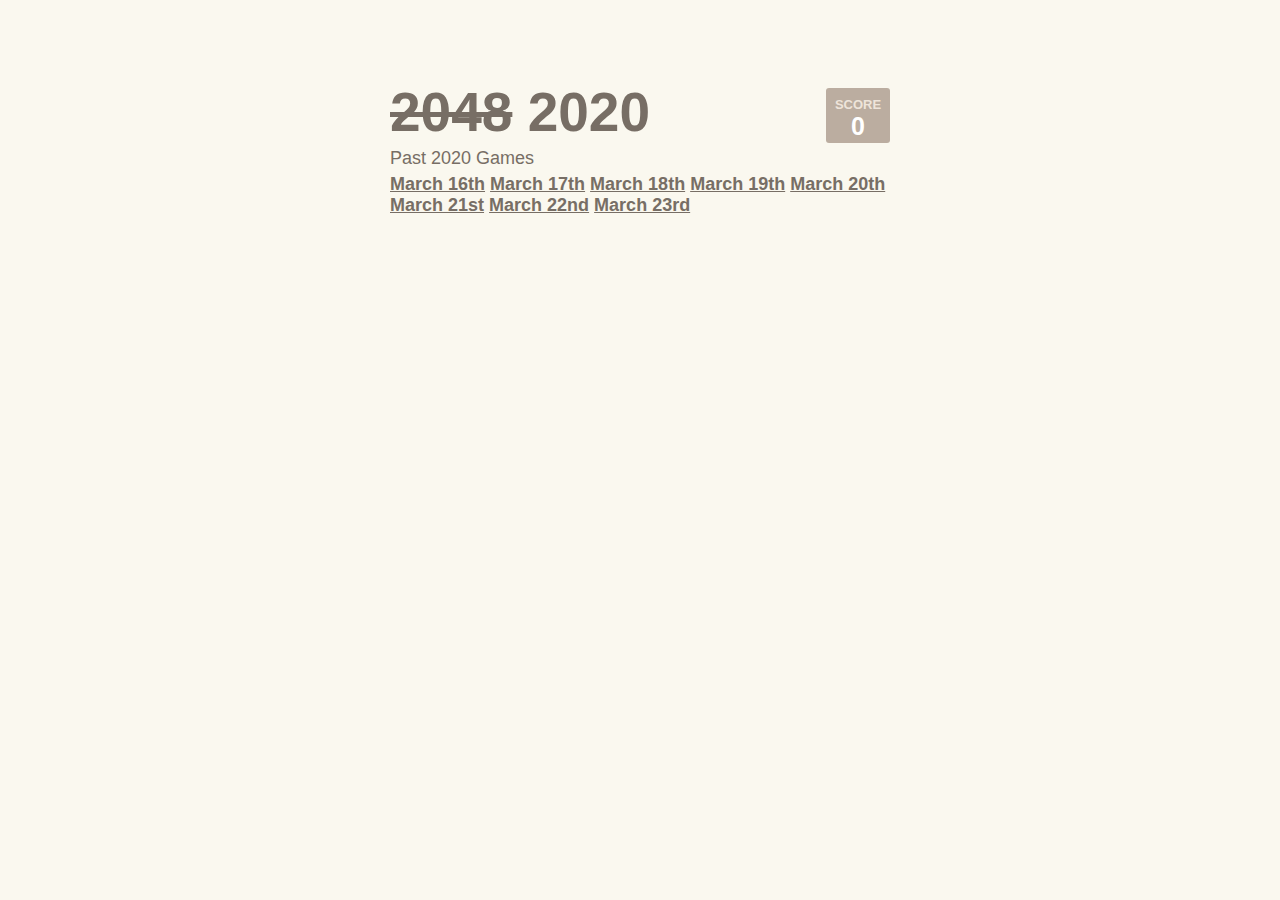
<file: archive.html>
<!DOCTYPE html>
<html>
<head>
  <meta charset="utf-8">
  <title>2048</title>

  <link href="play2020.css" rel="stylesheet" type="text/css">
  <link rel="shortcut icon" href="favicon.ico">
  <link rel="apple-touch-icon" href="meta/apple-touch-icon.png">
  <link rel="apple-touch-startup-image" href="meta/apple-touch-startup-image-640x1096.png" media="(device-width: 320px) and (device-height: 568px) and (-webkit-device-pixel-ratio: 2)"> <!-- iPhone 5+ -->
  <link rel="apple-touch-startup-image" href="meta/apple-touch-startup-image-640x920.png"  media="(device-width: 320px) and (device-height: 480px) and (-webkit-device-pixel-ratio: 2)"> <!-- iPhone, retina -->
  <meta name="apple-mobile-web-app-capable" content="yes">
  <meta name="apple-mobile-web-app-status-bar-style" content="black">

  <meta name="HandheldFriendly" content="True">
  <meta name="MobileOptimized" content="320">
  <meta name="viewport" content="width=device-width, target-densitydpi=160dpi, initial-scale=1.0, maximum-scale=1, user-scalable=no, minimal-ui">
</head>
<body>
  <div class="container">
    <div class="heading">
      <h1 class="title"><strike>2048</strike> 2020</h1>
      <div class="scores-container">
        <div class="score-container">0</div>
      </div>
    </div>

    <div class="above-game">
      <p class="game-intro">Past 2020 Games</p>
	  <a class="game-intro" href = "archive/march_16.html">March 16th</a>
	  <a class="game-intro" href = "archive/march_17.html">March 17th</a>
	  <a class="game-intro" href = "archive/march_18.html">March 18th</a>
	  <a class="game-intro" href = "archive/march_19.html">March 19th</a>
	  <a class="game-intro" href = "archive/march_20.html">March 20th</a>
	  <a class="game-intro" href = "archive/march_21.html">March 21st</a>
	  <a class="game-intro" href = "archive/march_22.html">March 22nd</a>
	  <a class="game-intro" href = "archive/march_23.html">March 23rd</a>
	  </div>
</body>
</html>
</file>
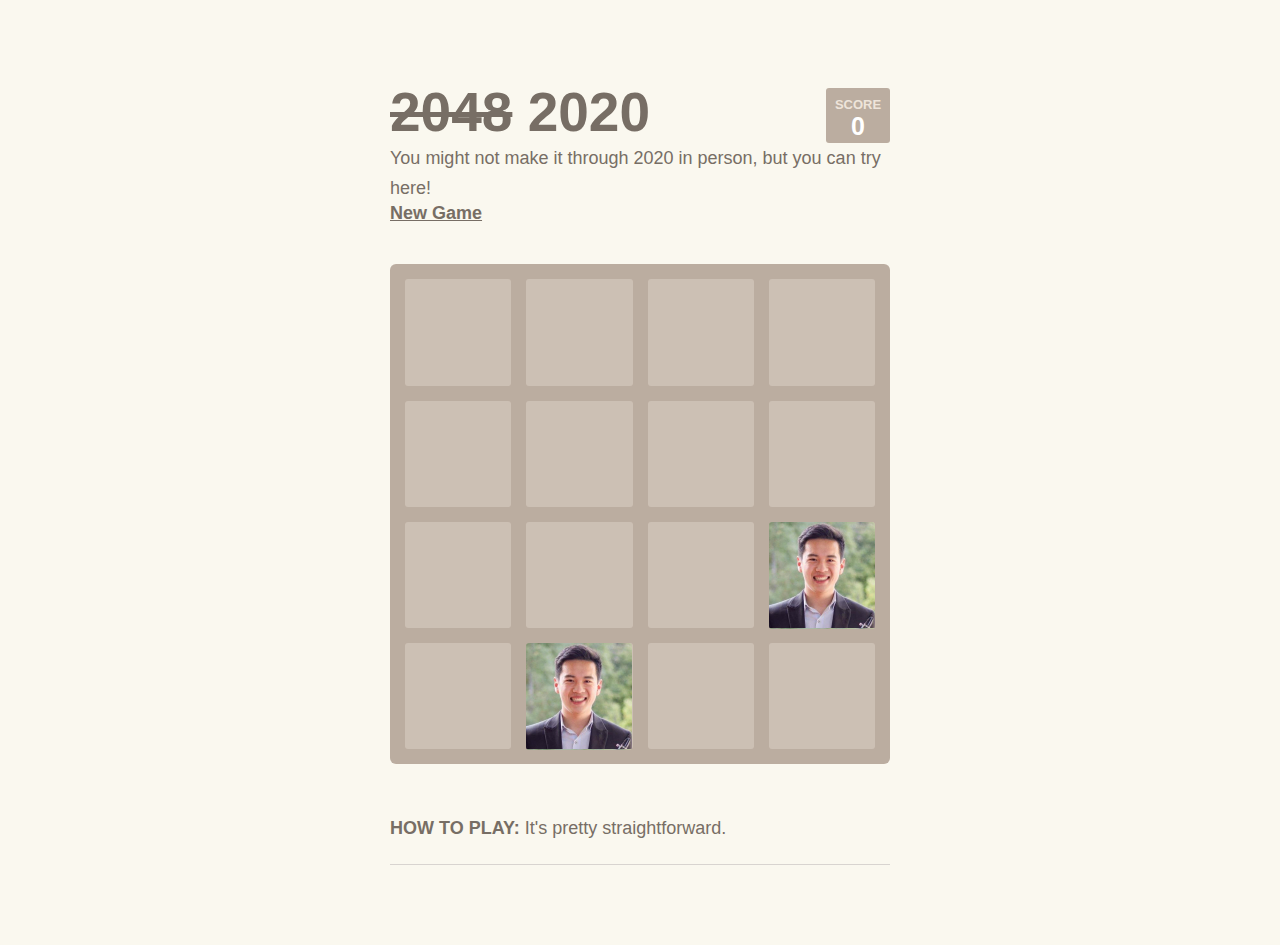
<file: play2020.html>
<!DOCTYPE html>
<html>
<head>
  <meta charset="utf-8">
  <title>2048</title>

  <link href="play2020.css" rel="stylesheet" type="text/css">
  <link rel="shortcut icon" href="favicon.ico">
  <link rel="apple-touch-icon" href="meta/apple-touch-icon.png">
  <link rel="apple-touch-startup-image" href="meta/apple-touch-startup-image-640x1096.png" media="(device-width: 320px) and (device-height: 568px) and (-webkit-device-pixel-ratio: 2)"> <!-- iPhone 5+ -->
  <link rel="apple-touch-startup-image" href="meta/apple-touch-startup-image-640x920.png"  media="(device-width: 320px) and (device-height: 480px) and (-webkit-device-pixel-ratio: 2)"> <!-- iPhone, retina -->
  <meta name="apple-mobile-web-app-capable" content="yes">
  <meta name="apple-mobile-web-app-status-bar-style" content="black">

  <meta name="HandheldFriendly" content="True">
  <meta name="MobileOptimized" content="320">
  <meta name="viewport" content="width=device-width, target-densitydpi=160dpi, initial-scale=1.0, maximum-scale=1, user-scalable=no, minimal-ui">
</head>
<body>
  <div class="container">
    <div class="heading">
      <h1 class="title"><strike>2048</strike> 2020</h1>
      <div class="scores-container">
        <div class="score-container">0</div>
      </div>
    </div>

    <div class="above-game">
      <p class="game-intro">You might not make it through 2020 in person, but you can try here!</p>
      <a class="restart-button">New Game</a>
    </div>

    <div class="game-container">
      <div class="game-message">
        <p></p>
        <div class="lower">
	        <a class="keep-playing-button">Keep going</a>
          <a class="retry-button">Try again</a>
        </div>
      </div>

      <div class="grid-container">
        <div class="grid-row">
          <div class="grid-cell"></div>
          <div class="grid-cell"></div>
          <div class="grid-cell"></div>
          <div class="grid-cell"></div>
        </div>
        <div class="grid-row">
          <div class="grid-cell"></div>
          <div class="grid-cell"></div>
          <div class="grid-cell"></div>
          <div class="grid-cell"></div>
        </div>
        <div class="grid-row">
          <div class="grid-cell"></div>
          <div class="grid-cell"></div>
          <div class="grid-cell"></div>
          <div class="grid-cell"></div>
        </div>
        <div class="grid-row">
          <div class="grid-cell"></div>
          <div class="grid-cell"></div>
          <div class="grid-cell"></div>
          <div class="grid-cell"></div>
        </div>
      </div>

      <div class="tile-container">

      </div>
    </div>

    <p class="game-explanation">
      <strong class="important">How to play:</strong> It's pretty straightforward.
    </p>
    <hr>
  </div>

  <script src="js/bind_polyfill.js"></script>
  <script src="js/classlist_polyfill.js"></script>
  <script src="js/animframe_polyfill.js"></script>
  <script src="js/keyboard_input_manager.js"></script>
  <script src="js/html_actuator.js"></script>
  <script src="js/grid.js"></script>
  <script src="js/tile.js"></script>
  <script src="js/local_storage_manager.js"></script>
  <script src="js/game_manager.js"></script>
  <script src="js/application.js"></script>
</body>
</html>
</file>
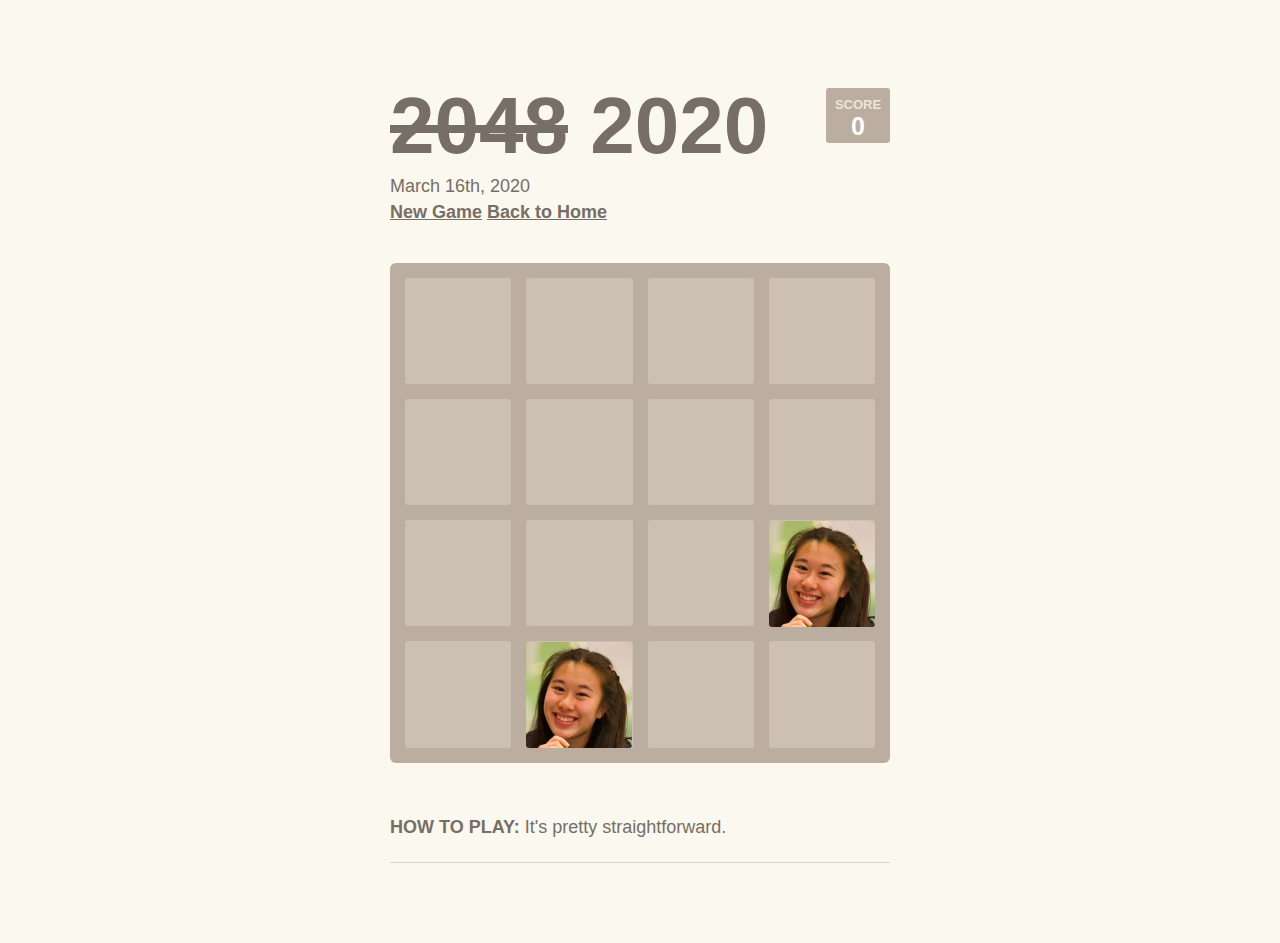
<file: archive/march_16.html>
<!DOCTYPE html>
<html>
<head>
  <meta charset="utf-8">
  <title>2048</title>

  <link href="march_16.css" rel="stylesheet" type="text/css">
  <link rel="shortcut icon" href="favicon.ico">
  <link rel="apple-touch-icon" href="meta/apple-touch-icon.png">
  <link rel="apple-touch-startup-image" href="meta/apple-touch-startup-image-640x1096.png" media="(device-width: 320px) and (device-height: 568px) and (-webkit-device-pixel-ratio: 2)"> <!-- iPhone 5+ -->
  <link rel="apple-touch-startup-image" href="meta/apple-touch-startup-image-640x920.png"  media="(device-width: 320px) and (device-height: 480px) and (-webkit-device-pixel-ratio: 2)"> <!-- iPhone, retina -->
  <meta name="apple-mobile-web-app-capable" content="yes">
  <meta name="apple-mobile-web-app-status-bar-style" content="black">

  <meta name="HandheldFriendly" content="True">
  <meta name="MobileOptimized" content="320">
  <meta name="viewport" content="width=device-width, target-densitydpi=160dpi, initial-scale=1.0, maximum-scale=1, user-scalable=no, minimal-ui">
</head>
<body>
  <div class="container">
    <div class="heading">
      <h1 class="title"><strike>2048</strike> 2020</h1>
      <div class="scores-container">
        <div class="score-container">0</div>
      </div>
    </div>

    <div class="above-game">
      <p class="game-intro">March 16th, 2020</p>
      <a class="restart-button">New Game</a>
	  <a class="home-button" href = "https://brandonlwu.github.io/play2020">Back to Home</a>
    </div>

    <div class="game-container">
      <div class="game-message">
        <p></p>
        <div class="lower">
	        <a class="keep-playing-button">Keep going</a>
          <a class="retry-button">Try again</a>
        </div>
      </div>

      <div class="grid-container">
        <div class="grid-row">
          <div class="grid-cell"></div>
          <div class="grid-cell"></div>
          <div class="grid-cell"></div>
          <div class="grid-cell"></div>
        </div>
        <div class="grid-row">
          <div class="grid-cell"></div>
          <div class="grid-cell"></div>
          <div class="grid-cell"></div>
          <div class="grid-cell"></div>
        </div>
        <div class="grid-row">
          <div class="grid-cell"></div>
          <div class="grid-cell"></div>
          <div class="grid-cell"></div>
          <div class="grid-cell"></div>
        </div>
        <div class="grid-row">
          <div class="grid-cell"></div>
          <div class="grid-cell"></div>
          <div class="grid-cell"></div>
          <div class="grid-cell"></div>
        </div>
      </div>

      <div class="tile-container">

      </div>
    </div>

    <p class="game-explanation">
      <strong class="important">How to play:</strong> It's pretty straightforward.
    </p>
    <hr>
  </div>

  <script src="js/bind_polyfill.js"></script>
  <script src="js/classlist_polyfill.js"></script>
  <script src="js/animframe_polyfill.js"></script>
  <script src="js/keyboard_input_manager.js"></script>
  <script src="js/html_actuator.js"></script>
  <script src="js/grid.js"></script>
  <script src="js/tile.js"></script>
  <script src="js/local_storage_manager.js"></script>
  <script src="js/game_manager.js"></script>
  <script src="js/application.js"></script>
</body>
</html>
</file>
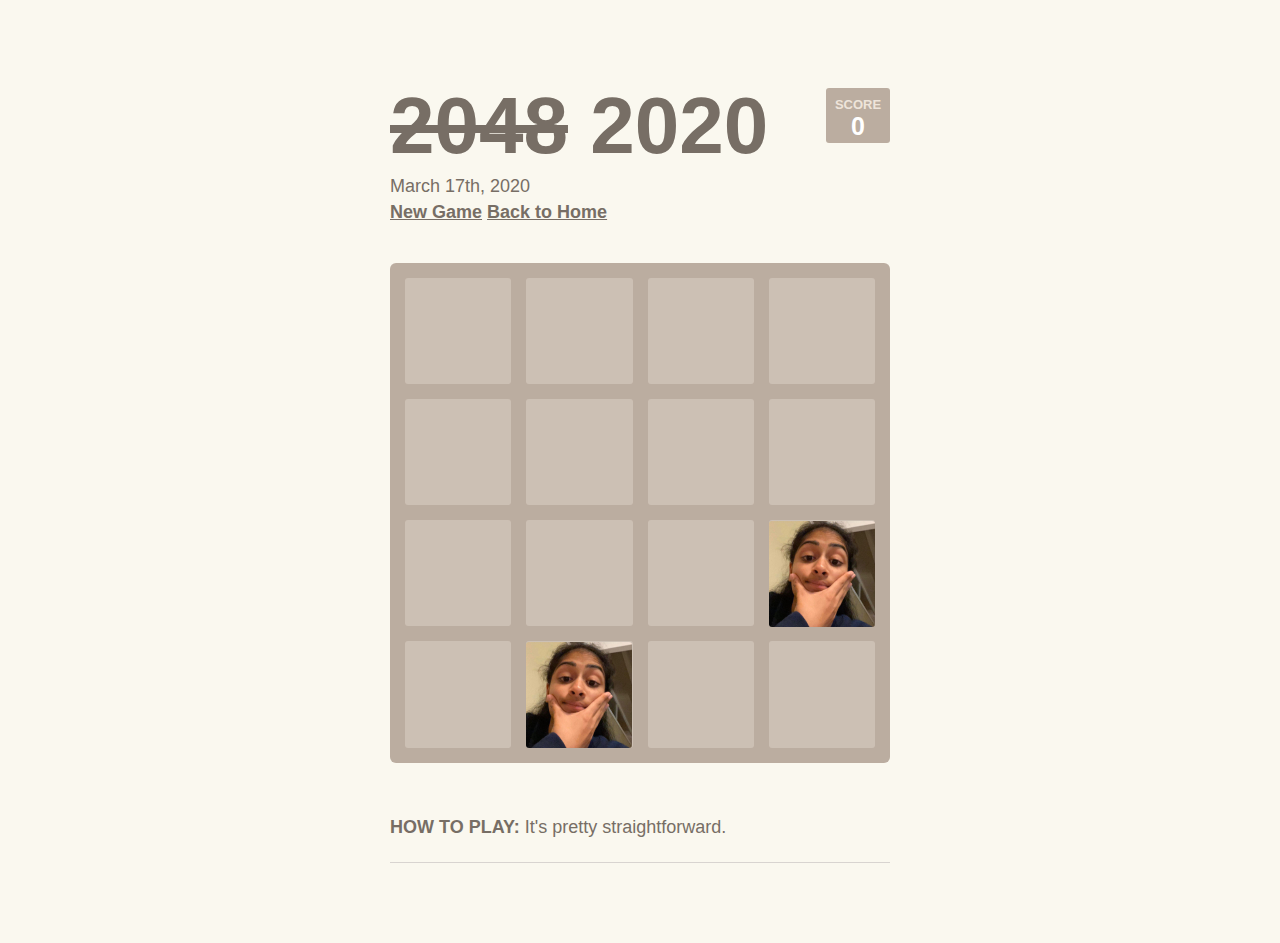
<file: archive/march_17.html>
<!DOCTYPE html>
<html>
<head>
  <meta charset="utf-8">
  <title>2020</title>

  <link href="march_17.css" rel="stylesheet" type="text/css">
  <link rel="shortcut icon" href="favicon.ico">
  <link rel="apple-touch-icon" href="meta/apple-touch-icon.png">
  <link rel="apple-touch-startup-image" href="meta/apple-touch-startup-image-640x1096.png" media="(device-width: 320px) and (device-height: 568px) and (-webkit-device-pixel-ratio: 2)"> <!-- iPhone 5+ -->
  <link rel="apple-touch-startup-image" href="meta/apple-touch-startup-image-640x920.png"  media="(device-width: 320px) and (device-height: 480px) and (-webkit-device-pixel-ratio: 2)"> <!-- iPhone, retina -->
  <meta name="apple-mobile-web-app-capable" content="yes">
  <meta name="apple-mobile-web-app-status-bar-style" content="black">

  <meta name="HandheldFriendly" content="True">
  <meta name="MobileOptimized" content="320">
  <meta name="viewport" content="width=device-width, target-densitydpi=160dpi, initial-scale=1.0, maximum-scale=1, user-scalable=no, minimal-ui">
</head>
<body>
  <div class="container">
    <div class="heading">
      <h1 class="title"><strike>2048</strike> 2020</h1>
      <div class="scores-container">
        <div class="score-container">0</div>
      </div>
    </div>

    <div class="above-game">
      <p class="game-intro">March 17th, 2020</p>
      <a class="restart-button">New Game</a>
	  <a class="home-button" href = "https://brandonlwu.github.io/play2020">Back to Home</a>
    </div>

    <div class="game-container">
      <div class="game-message">
        <p></p>
        <div class="lower">
	        <a class="keep-playing-button">Keep going</a>
          <a class="retry-button">Try again</a>
        </div>
      </div>

      <div class="grid-container">
        <div class="grid-row">
          <div class="grid-cell"></div>
          <div class="grid-cell"></div>
          <div class="grid-cell"></div>
          <div class="grid-cell"></div>
        </div>
        <div class="grid-row">
          <div class="grid-cell"></div>
          <div class="grid-cell"></div>
          <div class="grid-cell"></div>
          <div class="grid-cell"></div>
        </div>
        <div class="grid-row">
          <div class="grid-cell"></div>
          <div class="grid-cell"></div>
          <div class="grid-cell"></div>
          <div class="grid-cell"></div>
        </div>
        <div class="grid-row">
          <div class="grid-cell"></div>
          <div class="grid-cell"></div>
          <div class="grid-cell"></div>
          <div class="grid-cell"></div>
        </div>
      </div>

      <div class="tile-container">

      </div>
    </div>

    <p class="game-explanation">
      <strong class="important">How to play:</strong> It's pretty straightforward.
    </p>
    <hr>
  </div>

  <script src="js/bind_polyfill.js"></script>
  <script src="js/classlist_polyfill.js"></script>
  <script src="js/animframe_polyfill.js"></script>
  <script src="js/keyboard_input_manager.js"></script>
  <script src="js/html_actuator.js"></script>
  <script src="js/grid.js"></script>
  <script src="js/tile.js"></script>
  <script src="js/local_storage_manager.js"></script>
  <script src="js/game_manager.js"></script>
  <script src="js/application.js"></script>
</body>
</html>
</file>
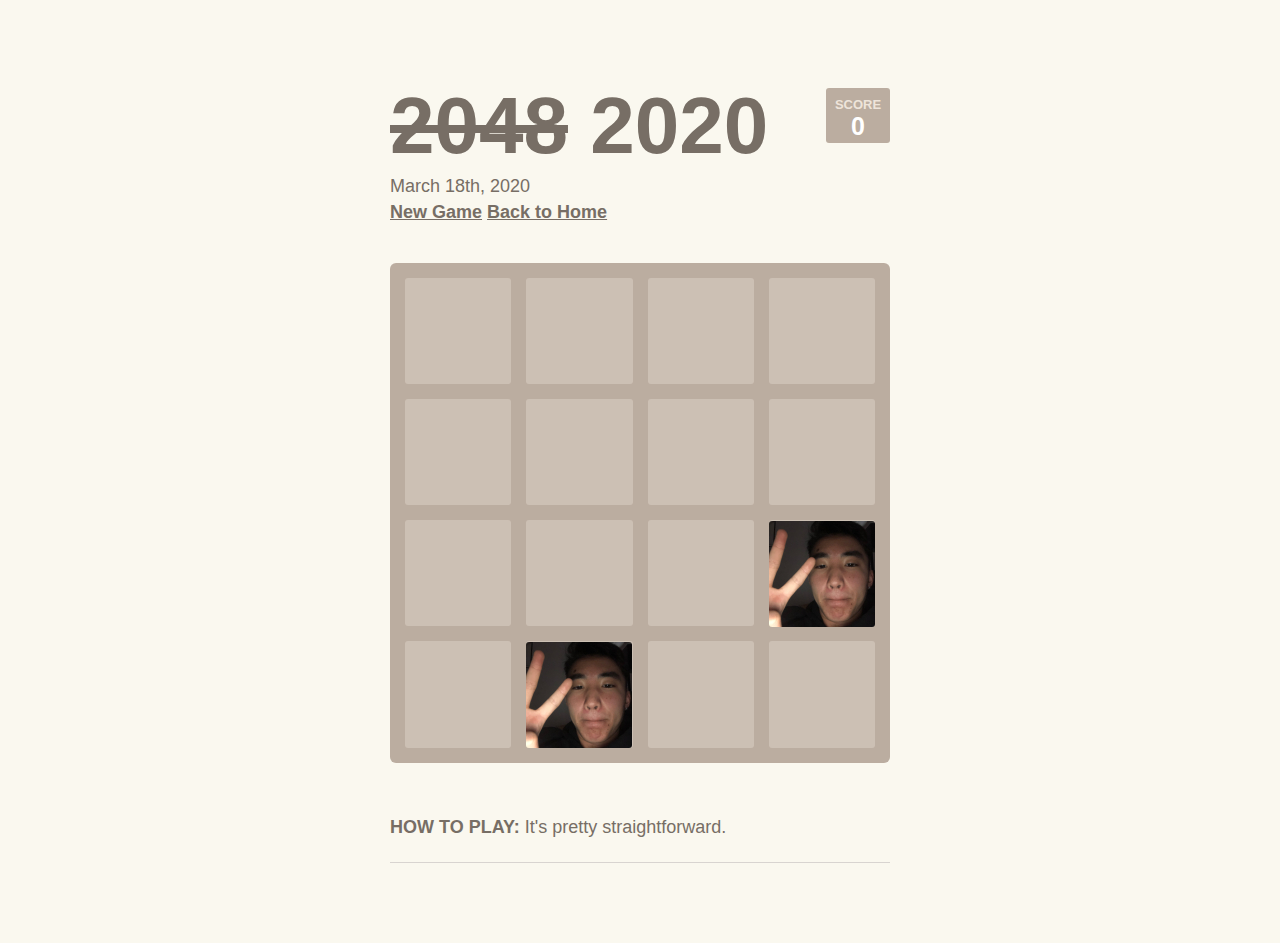
<file: archive/march_18.html>
<!DOCTYPE html>
<html>
<head>
  <meta charset="utf-8">
  <title>2020</title>

  <link href="march_18.css" rel="stylesheet" type="text/css">
  <link rel="shortcut icon" href="favicon.ico">
  <link rel="apple-touch-icon" href="meta/apple-touch-icon.png">
  <link rel="apple-touch-startup-image" href="meta/apple-touch-startup-image-640x1096.png" media="(device-width: 320px) and (device-height: 568px) and (-webkit-device-pixel-ratio: 2)"> <!-- iPhone 5+ -->
  <link rel="apple-touch-startup-image" href="meta/apple-touch-startup-image-640x920.png"  media="(device-width: 320px) and (device-height: 480px) and (-webkit-device-pixel-ratio: 2)"> <!-- iPhone, retina -->
  <meta name="apple-mobile-web-app-capable" content="yes">
  <meta name="apple-mobile-web-app-status-bar-style" content="black">

  <meta name="HandheldFriendly" content="True">
  <meta name="MobileOptimized" content="320">
  <meta name="viewport" content="width=device-width, target-densitydpi=160dpi, initial-scale=1.0, maximum-scale=1, user-scalable=no, minimal-ui">
</head>
<body>
  <div class="container">
    <div class="heading">
      <h1 class="title"><strike>2048</strike> 2020</h1>
      <div class="scores-container">
        <div class="score-container">0</div>
      </div>
    </div>

    <div class="above-game">
      <p class="game-intro">March 18th, 2020</p>
      <a class="restart-button">New Game</a>
	  <a class="home-button" href = "https://brandonlwu.github.io/play2020">Back to Home</a>
    </div>

    <div class="game-container">
      <div class="game-message">
        <p></p>
        <div class="lower">
	        <a class="keep-playing-button">Keep going</a>
          <a class="retry-button">Try again</a>
        </div>
      </div>

      <div class="grid-container">
        <div class="grid-row">
          <div class="grid-cell"></div>
          <div class="grid-cell"></div>
          <div class="grid-cell"></div>
          <div class="grid-cell"></div>
        </div>
        <div class="grid-row">
          <div class="grid-cell"></div>
          <div class="grid-cell"></div>
          <div class="grid-cell"></div>
          <div class="grid-cell"></div>
        </div>
        <div class="grid-row">
          <div class="grid-cell"></div>
          <div class="grid-cell"></div>
          <div class="grid-cell"></div>
          <div class="grid-cell"></div>
        </div>
        <div class="grid-row">
          <div class="grid-cell"></div>
          <div class="grid-cell"></div>
          <div class="grid-cell"></div>
          <div class="grid-cell"></div>
        </div>
      </div>

      <div class="tile-container">

      </div>
    </div>

    <p class="game-explanation">
      <strong class="important">How to play:</strong> It's pretty straightforward.
    </p>
    <hr>
  </div>

  <script src="js/bind_polyfill.js"></script>
  <script src="js/classlist_polyfill.js"></script>
  <script src="js/animframe_polyfill.js"></script>
  <script src="js/keyboard_input_manager.js"></script>
  <script src="js/html_actuator.js"></script>
  <script src="js/grid.js"></script>
  <script src="js/tile.js"></script>
  <script src="js/local_storage_manager.js"></script>
  <script src="js/game_manager.js"></script>
  <script src="js/application.js"></script>
</body>
</html>
</file>
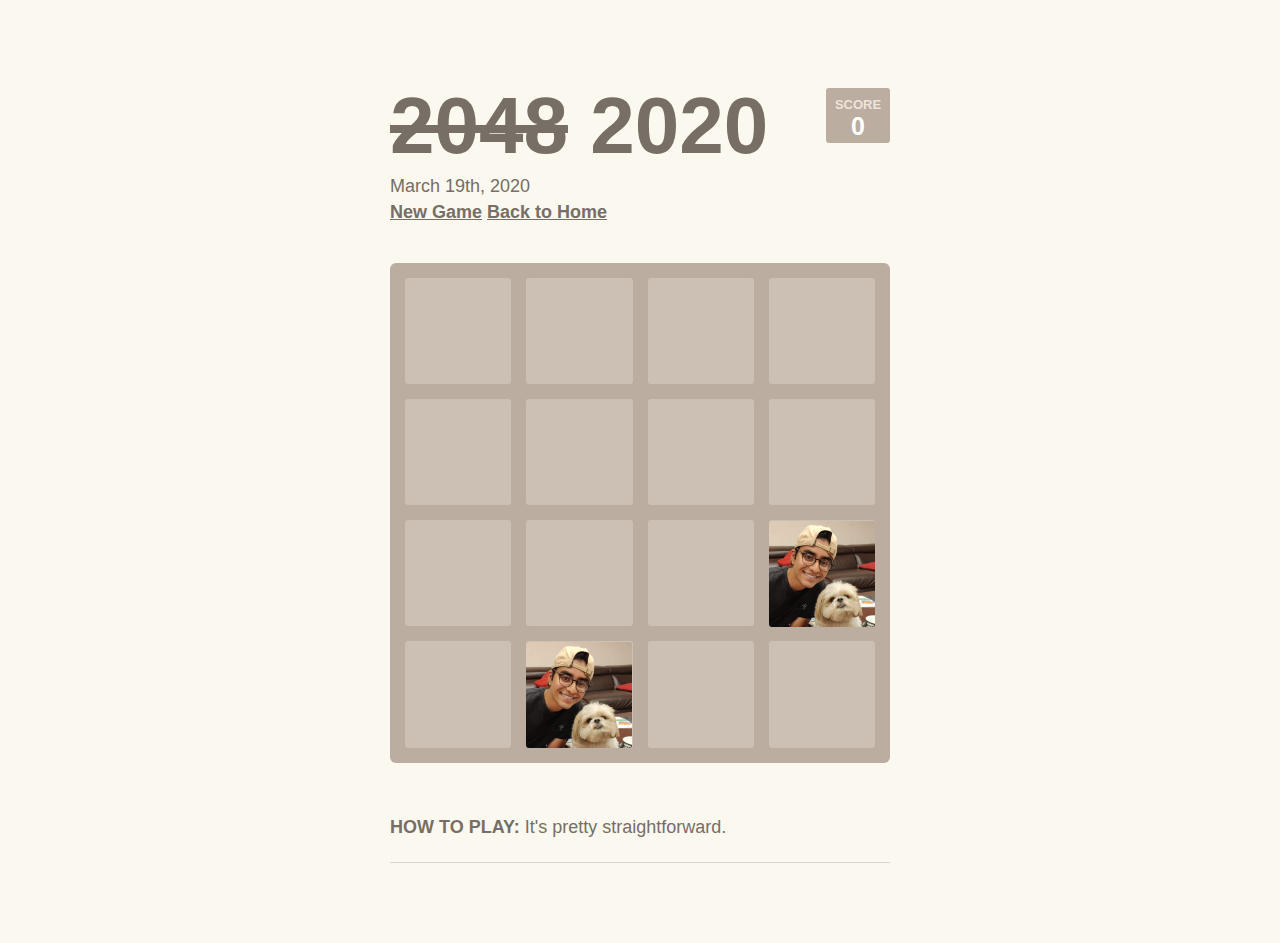
<file: archive/march_19.html>
<!DOCTYPE html>
<html>
<head>
  <meta charset="utf-8">
  <title>2020</title>

  <link href="march_19.css" rel="stylesheet" type="text/css">
  <link rel="shortcut icon" href="favicon.ico">
  <link rel="apple-touch-icon" href="meta/apple-touch-icon.png">
  <link rel="apple-touch-startup-image" href="meta/apple-touch-startup-image-640x1096.png" media="(device-width: 320px) and (device-height: 568px) and (-webkit-device-pixel-ratio: 2)"> <!-- iPhone 5+ -->
  <link rel="apple-touch-startup-image" href="meta/apple-touch-startup-image-640x920.png"  media="(device-width: 320px) and (device-height: 480px) and (-webkit-device-pixel-ratio: 2)"> <!-- iPhone, retina -->
  <meta name="apple-mobile-web-app-capable" content="yes">
  <meta name="apple-mobile-web-app-status-bar-style" content="black">

  <meta name="HandheldFriendly" content="True">
  <meta name="MobileOptimized" content="320">
  <meta name="viewport" content="width=device-width, target-densitydpi=160dpi, initial-scale=1.0, maximum-scale=1, user-scalable=no, minimal-ui">
</head>
<body>
  <div class="container">
    <div class="heading">
      <h1 class="title"><strike>2048</strike> 2020</h1>
      <div class="scores-container">
        <div class="score-container">0</div>
      </div>
    </div>

    <div class="above-game">
      <p class="game-intro">March 19th, 2020</p>
      <a class="restart-button">New Game</a>
	  <a class="home-button" href = "https://brandonlwu.github.io/play2020">Back to Home</a>
    </div>

    <div class="game-container">
      <div class="game-message">
        <p></p>
        <div class="lower">
	        <a class="keep-playing-button">Keep going</a>
          <a class="retry-button">Try again</a>
        </div>
      </div>

      <div class="grid-container">
        <div class="grid-row">
          <div class="grid-cell"></div>
          <div class="grid-cell"></div>
          <div class="grid-cell"></div>
          <div class="grid-cell"></div>
        </div>
        <div class="grid-row">
          <div class="grid-cell"></div>
          <div class="grid-cell"></div>
          <div class="grid-cell"></div>
          <div class="grid-cell"></div>
        </div>
        <div class="grid-row">
          <div class="grid-cell"></div>
          <div class="grid-cell"></div>
          <div class="grid-cell"></div>
          <div class="grid-cell"></div>
        </div>
        <div class="grid-row">
          <div class="grid-cell"></div>
          <div class="grid-cell"></div>
          <div class="grid-cell"></div>
          <div class="grid-cell"></div>
        </div>
      </div>

      <div class="tile-container">

      </div>
    </div>

    <p class="game-explanation">
      <strong class="important">How to play:</strong> It's pretty straightforward.
    </p>
    <hr>
  </div>

  <script src="js/bind_polyfill.js"></script>
  <script src="js/classlist_polyfill.js"></script>
  <script src="js/animframe_polyfill.js"></script>
  <script src="js/keyboard_input_manager.js"></script>
  <script src="js/html_actuator.js"></script>
  <script src="js/grid.js"></script>
  <script src="js/tile.js"></script>
  <script src="js/local_storage_manager.js"></script>
  <script src="js/game_manager.js"></script>
  <script src="js/application.js"></script>
</body>
</html>
</file>
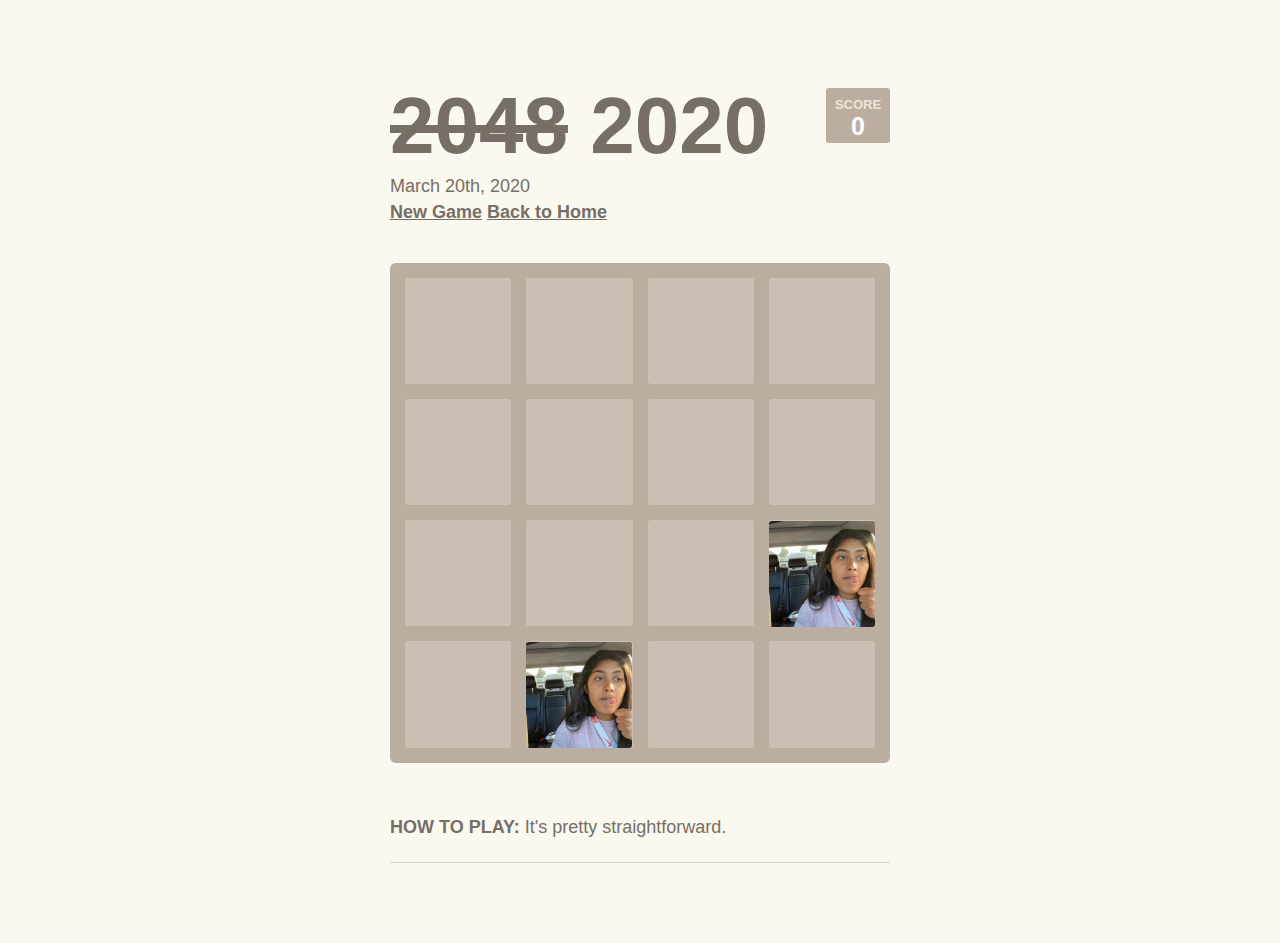
<file: archive/march_20.html>
<!DOCTYPE html>
<html>
<head>
  <meta charset="utf-8">
  <title>2020</title>

  <link href="march_20.css" rel="stylesheet" type="text/css">
  <link rel="shortcut icon" href="favicon.ico">
  <link rel="apple-touch-icon" href="meta/apple-touch-icon.png">
  <link rel="apple-touch-startup-image" href="meta/apple-touch-startup-image-640x1096.png" media="(device-width: 320px) and (device-height: 568px) and (-webkit-device-pixel-ratio: 2)"> <!-- iPhone 5+ -->
  <link rel="apple-touch-startup-image" href="meta/apple-touch-startup-image-640x920.png"  media="(device-width: 320px) and (device-height: 480px) and (-webkit-device-pixel-ratio: 2)"> <!-- iPhone, retina -->
  <meta name="apple-mobile-web-app-capable" content="yes">
  <meta name="apple-mobile-web-app-status-bar-style" content="black">

  <meta name="HandheldFriendly" content="True">
  <meta name="MobileOptimized" content="320">
  <meta name="viewport" content="width=device-width, target-densitydpi=160dpi, initial-scale=1.0, maximum-scale=1, user-scalable=no, minimal-ui">
</head>
<body>
  <div class="container">
    <div class="heading">
      <h1 class="title"><strike>2048</strike> 2020</h1>
      <div class="scores-container">
        <div class="score-container">0</div>
      </div>
    </div>

    <div class="above-game">
      <p class="game-intro">March 20th, 2020</p>
      <a class="restart-button">New Game</a>
	  <a class="home-button" href = "https://brandonlwu.github.io/play2020">Back to Home</a>
    </div>

    <div class="game-container">
      <div class="game-message">
        <p></p>
        <div class="lower">
	        <a class="keep-playing-button">Keep going</a>
          <a class="retry-button">Try again</a>
        </div>
      </div>

      <div class="grid-container">
        <div class="grid-row">
          <div class="grid-cell"></div>
          <div class="grid-cell"></div>
          <div class="grid-cell"></div>
          <div class="grid-cell"></div>
        </div>
        <div class="grid-row">
          <div class="grid-cell"></div>
          <div class="grid-cell"></div>
          <div class="grid-cell"></div>
          <div class="grid-cell"></div>
        </div>
        <div class="grid-row">
          <div class="grid-cell"></div>
          <div class="grid-cell"></div>
          <div class="grid-cell"></div>
          <div class="grid-cell"></div>
        </div>
        <div class="grid-row">
          <div class="grid-cell"></div>
          <div class="grid-cell"></div>
          <div class="grid-cell"></div>
          <div class="grid-cell"></div>
        </div>
      </div>

      <div class="tile-container">

      </div>
    </div>

    <p class="game-explanation">
      <strong class="important">How to play:</strong> It's pretty straightforward.
    </p>
    <hr>
  </div>

  <script src="js/bind_polyfill.js"></script>
  <script src="js/classlist_polyfill.js"></script>
  <script src="js/animframe_polyfill.js"></script>
  <script src="js/keyboard_input_manager.js"></script>
  <script src="js/html_actuator.js"></script>
  <script src="js/grid.js"></script>
  <script src="js/tile.js"></script>
  <script src="js/local_storage_manager.js"></script>
  <script src="js/game_manager.js"></script>
  <script src="js/application.js"></script>
</body>
</html>
</file>
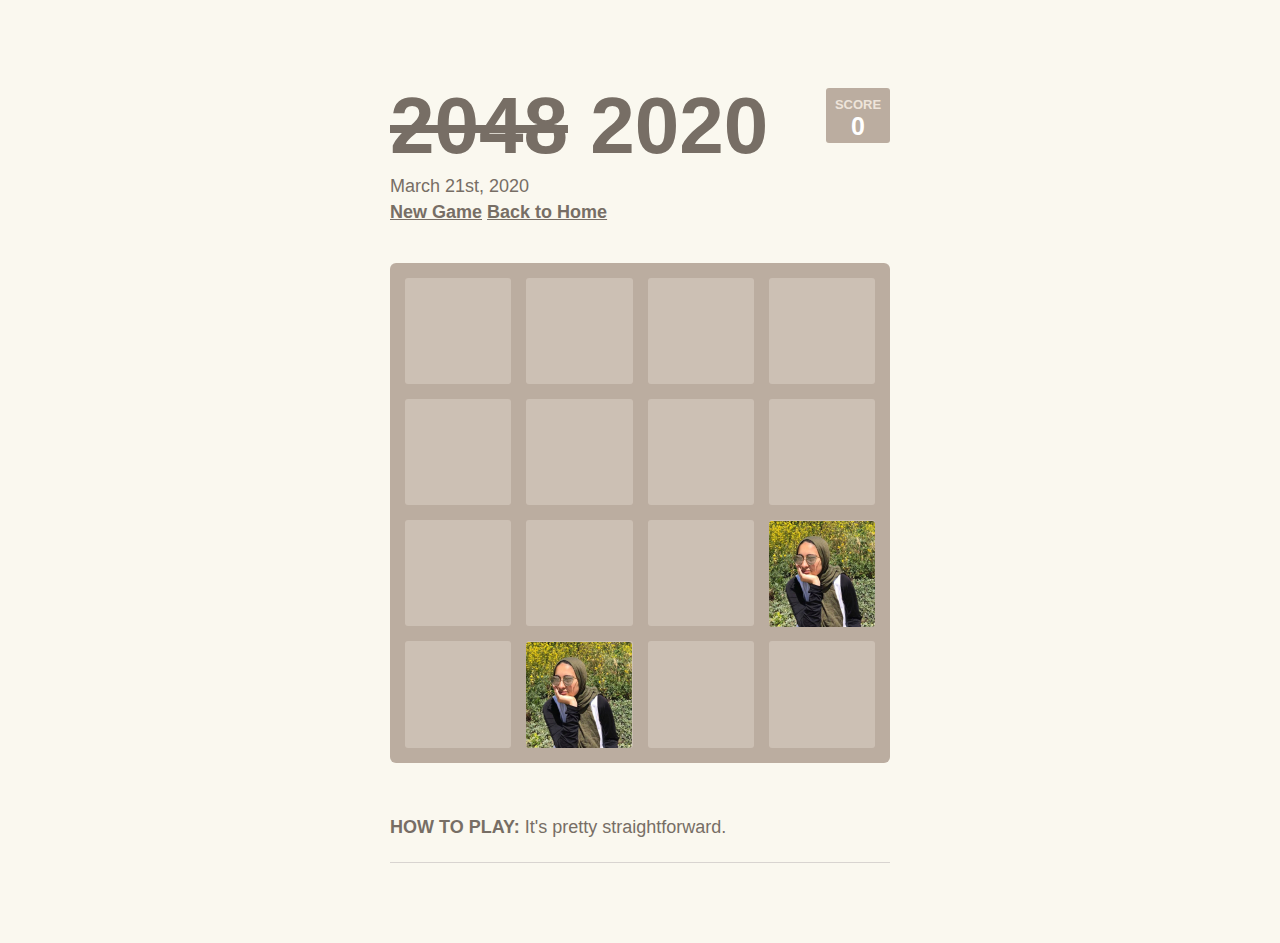
<file: archive/march_21.html>
<!DOCTYPE html>
<html>
<head>
  <meta charset="utf-8">
  <title>2020</title>

  <link href="march_21.css" rel="stylesheet" type="text/css">
  <link rel="shortcut icon" href="favicon.ico">
  <link rel="apple-touch-icon" href="meta/apple-touch-icon.png">
  <link rel="apple-touch-startup-image" href="meta/apple-touch-startup-image-640x1096.png" media="(device-width: 320px) and (device-height: 568px) and (-webkit-device-pixel-ratio: 2)"> <!-- iPhone 5+ -->
  <link rel="apple-touch-startup-image" href="meta/apple-touch-startup-image-640x920.png"  media="(device-width: 320px) and (device-height: 480px) and (-webkit-device-pixel-ratio: 2)"> <!-- iPhone, retina -->
  <meta name="apple-mobile-web-app-capable" content="yes">
  <meta name="apple-mobile-web-app-status-bar-style" content="black">

  <meta name="HandheldFriendly" content="True">
  <meta name="MobileOptimized" content="320">
  <meta name="viewport" content="width=device-width, target-densitydpi=160dpi, initial-scale=1.0, maximum-scale=1, user-scalable=no, minimal-ui">
</head>
<body>
  <div class="container">
    <div class="heading">
      <h1 class="title"><strike>2048</strike> 2020</h1>
      <div class="scores-container">
        <div class="score-container">0</div>
      </div>
    </div>

    <div class="above-game">
      <p class="game-intro">March 21st, 2020</p>
      <a class="restart-button">New Game</a>
	  <a class="home-button" href = "https://brandonlwu.github.io/play2020">Back to Home</a>
    </div>

    <div class="game-container">
      <div class="game-message">
        <p></p>
        <div class="lower">
	        <a class="keep-playing-button">Keep going</a>
          <a class="retry-button">Try again</a>
        </div>
      </div>

      <div class="grid-container">
        <div class="grid-row">
          <div class="grid-cell"></div>
          <div class="grid-cell"></div>
          <div class="grid-cell"></div>
          <div class="grid-cell"></div>
        </div>
        <div class="grid-row">
          <div class="grid-cell"></div>
          <div class="grid-cell"></div>
          <div class="grid-cell"></div>
          <div class="grid-cell"></div>
        </div>
        <div class="grid-row">
          <div class="grid-cell"></div>
          <div class="grid-cell"></div>
          <div class="grid-cell"></div>
          <div class="grid-cell"></div>
        </div>
        <div class="grid-row">
          <div class="grid-cell"></div>
          <div class="grid-cell"></div>
          <div class="grid-cell"></div>
          <div class="grid-cell"></div>
        </div>
      </div>

      <div class="tile-container">

      </div>
    </div>

    <p class="game-explanation">
      <strong class="important">How to play:</strong> It's pretty straightforward.
    </p>
    <hr>
  </div>

  <script src="js/bind_polyfill.js"></script>
  <script src="js/classlist_polyfill.js"></script>
  <script src="js/animframe_polyfill.js"></script>
  <script src="js/keyboard_input_manager.js"></script>
  <script src="js/html_actuator.js"></script>
  <script src="js/grid.js"></script>
  <script src="js/tile.js"></script>
  <script src="js/local_storage_manager.js"></script>
  <script src="js/game_manager.js"></script>
  <script src="js/application.js"></script>
</body>
</html>
</file>
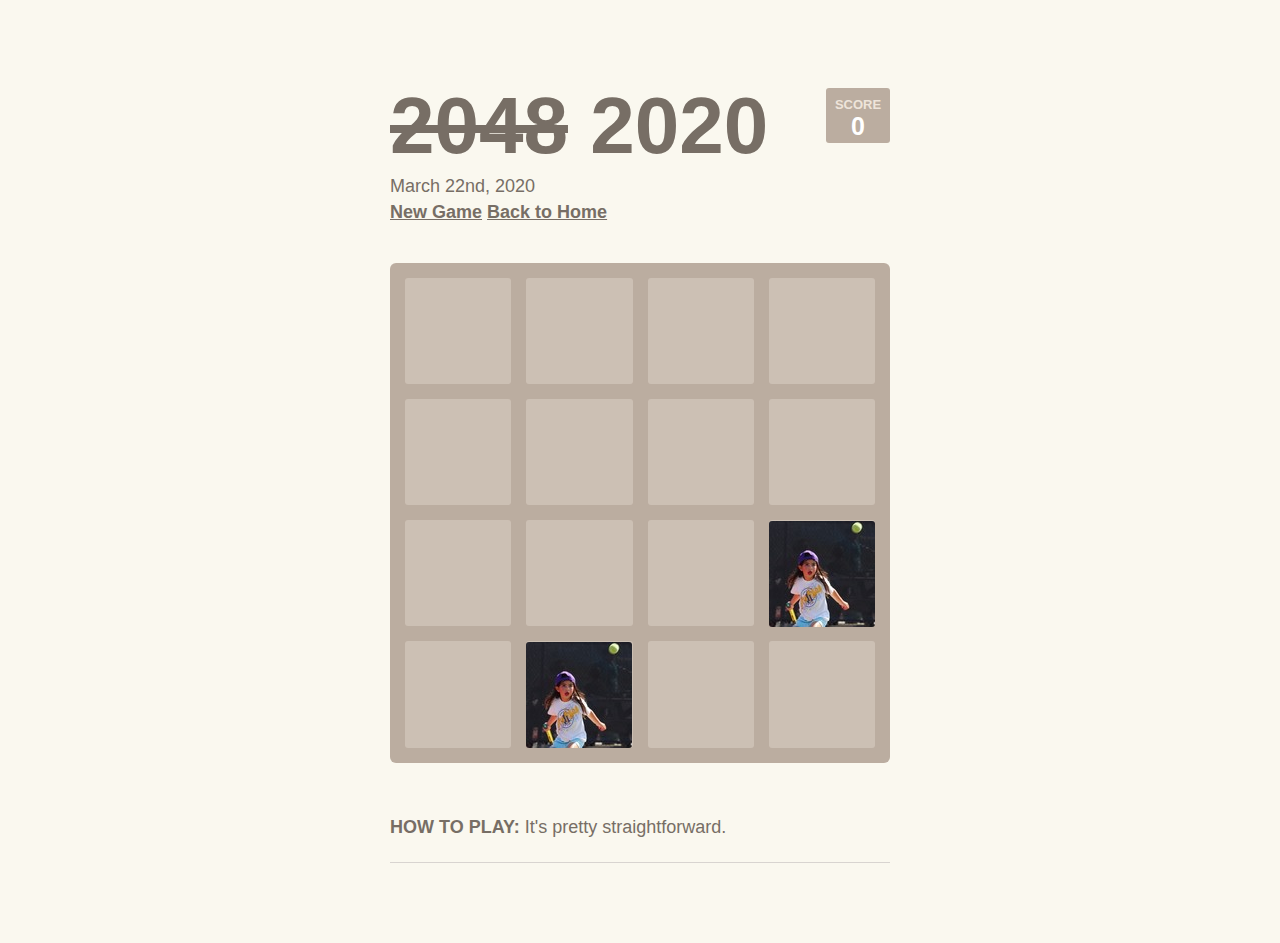
<file: archive/march_22.html>
<!DOCTYPE html>
<html>
<head>
  <meta charset="utf-8">
  <title>2020</title>

  <link href="march_22.css" rel="stylesheet" type="text/css">
  <link rel="shortcut icon" href="favicon.ico">
  <link rel="apple-touch-icon" href="meta/apple-touch-icon.png">
  <link rel="apple-touch-startup-image" href="meta/apple-touch-startup-image-640x1096.png" media="(device-width: 320px) and (device-height: 568px) and (-webkit-device-pixel-ratio: 2)"> <!-- iPhone 5+ -->
  <link rel="apple-touch-startup-image" href="meta/apple-touch-startup-image-640x920.png"  media="(device-width: 320px) and (device-height: 480px) and (-webkit-device-pixel-ratio: 2)"> <!-- iPhone, retina -->
  <meta name="apple-mobile-web-app-capable" content="yes">
  <meta name="apple-mobile-web-app-status-bar-style" content="black">

  <meta name="HandheldFriendly" content="True">
  <meta name="MobileOptimized" content="320">
  <meta name="viewport" content="width=device-width, target-densitydpi=160dpi, initial-scale=1.0, maximum-scale=1, user-scalable=no, minimal-ui">
</head>
<body>
  <div class="container">
    <div class="heading">
      <h1 class="title"><strike>2048</strike> 2020</h1>
      <div class="scores-container">
        <div class="score-container">0</div>
      </div>
    </div>

    <div class="above-game">
      <p class="game-intro">March 22nd, 2020</p>
      <a class="restart-button">New Game</a>
	  <a class="home-button" href = "https://brandonlwu.github.io/play2020">Back to Home</a>
    </div>

    <div class="game-container">
      <div class="game-message">
        <p></p>
        <div class="lower">
	        <a class="keep-playing-button">Keep going</a>
          <a class="retry-button">Try again</a>
        </div>
      </div>

      <div class="grid-container">
        <div class="grid-row">
          <div class="grid-cell"></div>
          <div class="grid-cell"></div>
          <div class="grid-cell"></div>
          <div class="grid-cell"></div>
        </div>
        <div class="grid-row">
          <div class="grid-cell"></div>
          <div class="grid-cell"></div>
          <div class="grid-cell"></div>
          <div class="grid-cell"></div>
        </div>
        <div class="grid-row">
          <div class="grid-cell"></div>
          <div class="grid-cell"></div>
          <div class="grid-cell"></div>
          <div class="grid-cell"></div>
        </div>
        <div class="grid-row">
          <div class="grid-cell"></div>
          <div class="grid-cell"></div>
          <div class="grid-cell"></div>
          <div class="grid-cell"></div>
        </div>
      </div>

      <div class="tile-container">

      </div>
    </div>

    <p class="game-explanation">
      <strong class="important">How to play:</strong> It's pretty straightforward.
    </p>
    <hr>
  </div>

  <script src="js/bind_polyfill.js"></script>
  <script src="js/classlist_polyfill.js"></script>
  <script src="js/animframe_polyfill.js"></script>
  <script src="js/keyboard_input_manager.js"></script>
  <script src="js/html_actuator.js"></script>
  <script src="js/grid.js"></script>
  <script src="js/tile.js"></script>
  <script src="js/local_storage_manager.js"></script>
  <script src="js/game_manager.js"></script>
  <script src="js/application.js"></script>
</body>
</html>
</file>
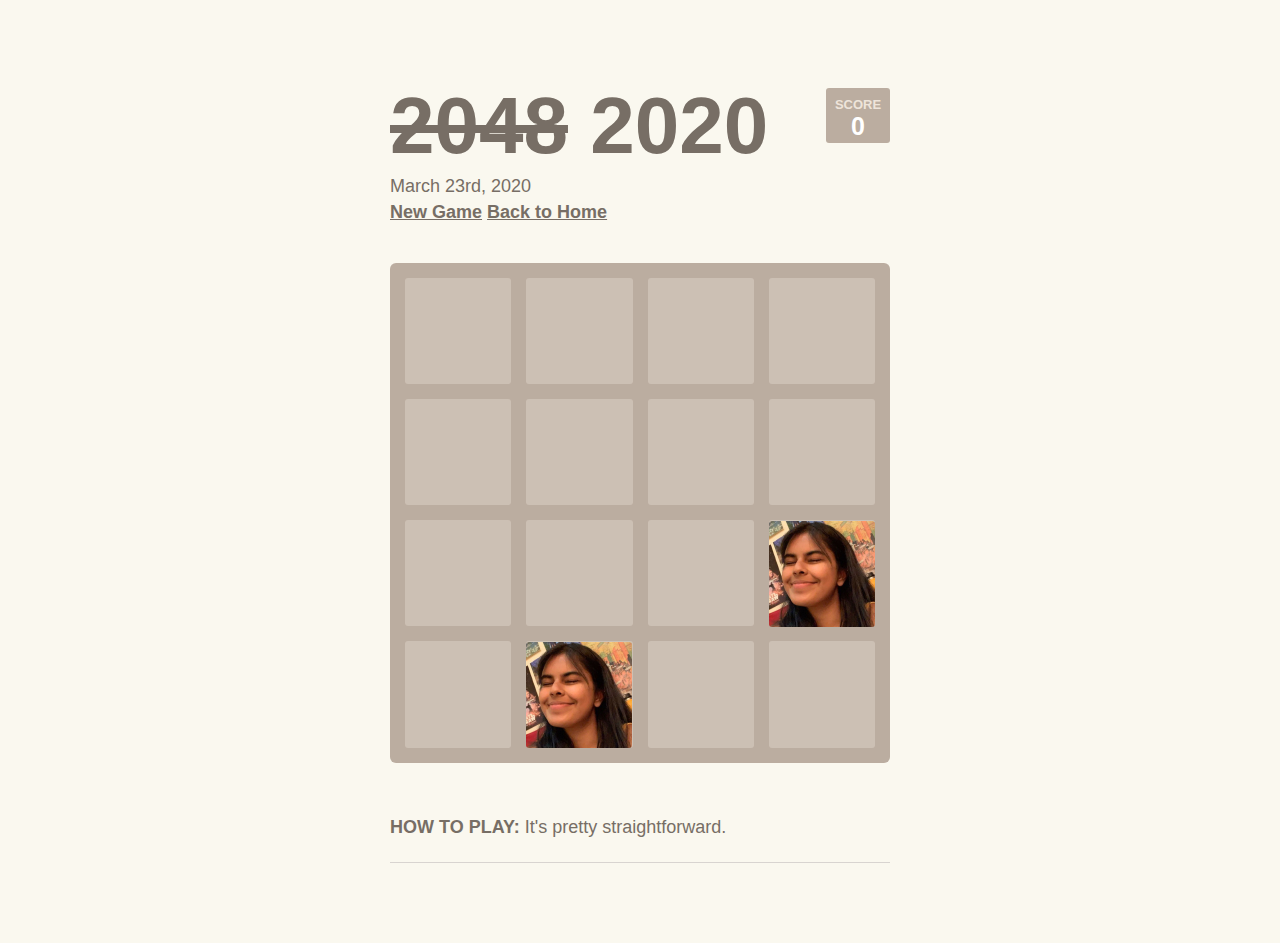
<file: archive/march_23.html>
<!DOCTYPE html>
<html>
<head>
  <meta charset="utf-8">
  <title>2020</title>

  <link href="march_23.css" rel="stylesheet" type="text/css">
  <link rel="shortcut icon" href="favicon.ico">
  <link rel="apple-touch-icon" href="meta/apple-touch-icon.png">
  <link rel="apple-touch-startup-image" href="meta/apple-touch-startup-image-640x1096.png" media="(device-width: 320px) and (device-height: 568px) and (-webkit-device-pixel-ratio: 2)"> <!-- iPhone 5+ -->
  <link rel="apple-touch-startup-image" href="meta/apple-touch-startup-image-640x920.png"  media="(device-width: 320px) and (device-height: 480px) and (-webkit-device-pixel-ratio: 2)"> <!-- iPhone, retina -->
  <meta name="apple-mobile-web-app-capable" content="yes">
  <meta name="apple-mobile-web-app-status-bar-style" content="black">

  <meta name="HandheldFriendly" content="True">
  <meta name="MobileOptimized" content="320">
  <meta name="viewport" content="width=device-width, target-densitydpi=160dpi, initial-scale=1.0, maximum-scale=1, user-scalable=no, minimal-ui">
</head>
<body>
  <div class="container">
    <div class="heading">
      <h1 class="title"><strike>2048</strike> 2020</h1>
      <div class="scores-container">
        <div class="score-container">0</div>
      </div>
    </div>

    <div class="above-game">
      <p class="game-intro">March 23rd, 2020</p>
      <a class="restart-button">New Game</a>
	  <a class="home-button" href = "https://brandonlwu.github.io/play2020">Back to Home</a>
    </div>

    <div class="game-container">
      <div class="game-message">
        <p></p>
        <div class="lower">
	        <a class="keep-playing-button">Keep going</a>
          <a class="retry-button">Try again</a>
        </div>
      </div>

      <div class="grid-container">
        <div class="grid-row">
          <div class="grid-cell"></div>
          <div class="grid-cell"></div>
          <div class="grid-cell"></div>
          <div class="grid-cell"></div>
        </div>
        <div class="grid-row">
          <div class="grid-cell"></div>
          <div class="grid-cell"></div>
          <div class="grid-cell"></div>
          <div class="grid-cell"></div>
        </div>
        <div class="grid-row">
          <div class="grid-cell"></div>
          <div class="grid-cell"></div>
          <div class="grid-cell"></div>
          <div class="grid-cell"></div>
        </div>
        <div class="grid-row">
          <div class="grid-cell"></div>
          <div class="grid-cell"></div>
          <div class="grid-cell"></div>
          <div class="grid-cell"></div>
        </div>
      </div>

      <div class="tile-container">

      </div>
    </div>

    <p class="game-explanation">
      <strong class="important">How to play:</strong> It's pretty straightforward.
    </p>
    <hr>
  </div>

  <script src="js/bind_polyfill.js"></script>
  <script src="js/classlist_polyfill.js"></script>
  <script src="js/animframe_polyfill.js"></script>
  <script src="js/keyboard_input_manager.js"></script>
  <script src="js/html_actuator.js"></script>
  <script src="js/grid.js"></script>
  <script src="js/tile.js"></script>
  <script src="js/local_storage_manager.js"></script>
  <script src="js/game_manager.js"></script>
  <script src="js/application.js"></script>
</body>
</html>
</file>
<file: play2020.css>
html, body {
	 margin: 0;
	 padding: 0;
	 background: #faf8ef;
	 color: #776e65;
	 font-family: "Clear Sans", "Helvetica Neue", Arial, sans-serif;
	 font-size: 18px;
}
 body {
	 margin: 80px 0;
}
 .heading:after {
	 content: "";
	 display: block;
	 clear: both;
}
 h1.title {
	 font-size: 55px;
	 font-weight: bold;
	 margin: 0;
	 display: block;
	 float: left;
}
 @-webkit-keyframes move-up {
	 0% {
		 top: 25px;
		 opacity: 1;
	}
	 100% {
		 top: -50px;
		 opacity: 0;
	}
}
 @-moz-keyframes move-up {
	 0% {
		 top: 25px;
		 opacity: 1;
	}
	 100% {
		 top: -50px;
		 opacity: 0;
	}
}
 @keyframes move-up {
	 0% {
		 top: 25px;
		 opacity: 1;
	}
	 100% {
		 top: -50px;
		 opacity: 0;
	}
}
 .score-container {
	 position: relative;
	 float: right;
	 background: #bbada0;
	 padding: 15px 25px;
	 font-size: 25px;
	 height: 25px;
	 line-height: 47px;
	 font-weight: bold;
	 border-radius: 3px;
	 color: white;
	 margin-top: 8px;
}
 .score-container:after {
	 position: absolute;
	 width: 100%;
	 top: 10px;
	 left: 0;
	 content: "Score";
	 text-transform: uppercase;
	 font-size: 13px;
	 line-height: 13px;
	 text-align: center;
	 color: #eee4da;
}
 .score-container .score-addition {
	 position: absolute;
	 right: 30px;
	 color: red;
	 font-size: 25px;
	 line-height: 25px;
	 font-weight: bold;
	 color: rgba(119, 110, 101, .9);
	 z-index: 100;
	 -webkit-animation: move-up 600ms ease-in;
	 -moz-animation: move-up 600ms ease-in;
	 -webkit-animation-fill-mode: both;
	 -moz-animation-fill-mode: both;
}

 .best-container {
	 position: relative;
	 float: right;
	 background: #bbada0;
	 padding: 15px 25px;
	 font-size: 25px;
	 height: 25px;
	 line-height: 47px;
	 font-weight: bold;
	 border-radius: 3px;
	 color: white;
	 margin-top: 8px;
	 margin-right: 8px;
	 
}
 .best-container:after {
	 position: absolute;
	 width: 100%;
	 top: 10px;
	 left: 0;
	 content: "Best";
	 text-transform: uppercase;
	 font-size: 13px;
	 line-height: 13px;
	 text-align: center;
	 color: #eee4da;
}
 .best-container .score-addition {
	 position: absolute;
	 right: 30px;
	 color: red;
	 font-size: 25px;
	 line-height: 25px;
	 font-weight: bold;
	 color: rgba(119, 110, 101, .9);
	 z-index: 100;
	 -webkit-animation: move-up 600ms ease-in;
	 -moz-animation: move-up 600ms ease-in;
	 -webkit-animation-fill-mode: both;
	 -moz-animation-fill-mode: both;
}
 p {
	 margin-top: 0;
	 margin-bottom: 10px;
	 line-height: 1.65;
}
 a {
	 color: #776e65;
	 font-weight: bold;
	 text-decoration: underline;
	 cursor: pointer;
}
 strong.important {
	 text-transform: uppercase;
}
 hr {
	 border: none;
	 border-bottom: 1px solid #d8d4d0;
	 margin-top: 20px;
	 margin-bottom: 30px;
}
 .container {
	 width: 500px;
	 margin: 0 auto;
}
 @-webkit-keyframes fade-in {
	 0% {
		 opacity: 0;
	}
	 100% {
		 opacity: 1;
	}
}
 @-moz-keyframes fade-in {
	 0% {
		 opacity: 0;
	}
	 100% {
		 opacity: 1;
	}
}
 @keyframes fade-in {
	 0% {
		 opacity: 0;
	}
	 100% {
		 opacity: 1;
	}
}
 .game-container {
	 margin-top: 40px;
	 position: relative;
	 padding: 15px;
	 cursor: default;
	 -webkit-touch-callout: none;
	 -webkit-user-select: none;
	 -moz-user-select: none;
	 background: #bbada0;
	 border-radius: 6px;
	 width: 500px;
	 height: 500px;
	 -webkit-box-sizing: border-box;
	 -moz-box-sizing: border-box;
	 box-sizing: border-box;
}
 .game-container .game-message {
	 display: none;
	 position: absolute;
	 top: 0;
	 right: 0;
	 bottom: 0;
	 left: 0;
	 background: rgba(238, 228, 218, .5);
	 z-index: 100;
	 text-align: center;
	 -webkit-animation: fade-in 800ms ease 1200ms;
	 -moz-animation: fade-in 800ms ease 1200ms;
	 -webkit-animation-fill-mode: both;
	 -moz-animation-fill-mode: both;
}
 .game-container .game-message p {
	 font-size: 60px;
	 font-weight: bold;
	 height: 60px;
	 line-height: 60px;
	 margin-top: 222px;
}
 .game-container .game-message .lower {
	 display: block;
	 margin-top: 59px;
}
 .game-container .game-message a {
	 display: inline-block;
	 background: #8f7a66;
	 border-radius: 3px;
	 padding: 0 20px;
	 text-decoration: none;
	 color: #f9f6f2;
	 height: 40px;
	 line-height: 42px;
	 margin-left: 9px;
}
 .game-container .game-message.game-won {
	 background: rgba(237, 194, 46, .5);
	 color: #f9f6f2;
}
 .game-container .game-message.game-won, .game-container .game-message.game-over {
	 display: block;
}
 .grid-container {
	 position: absolute;
	 z-index: 1;
}
 .grid-row {
	 margin-bottom: 15px;
}
 .grid-row:last-child {
	 margin-bottom: 0;
}
 .grid-row:after {
	 content: "";
	 display: block;
	 clear: both;
}
 .grid-cell {
	 width: 106.25px;
	 height: 106.25px;
	 margin-right: 15px;
	 float: left;
	 border-radius: 3px;
	 background: rgba(238, 228, 218, .35);
}
 .grid-cell:last-child {
	 margin-right: 0;
}
 .tile-container {
	 position: absolute;
	 z-index: 2;
}
 .tile {
	 width: 106.25px;
	 height: 106.25px;
	 line-height: 116.25px;
}
 .tile.tile-position-1-1 {
	 position: absolute;
	 left: 0px;
	 top: 0px;
}
 .tile.tile-position-1-2 {
	 position: absolute;
	 left: 0px;
	 top: 121px;
}
 .tile.tile-position-1-3 {
	 position: absolute;
	 left: 0px;
	 top: 243px;
}
 .tile.tile-position-1-4 {
	 position: absolute;
	 left: 0px;
	 top: 364px;
}
 .tile.tile-position-2-1 {
	 position: absolute;
	 left: 121px;
	 top: 0px;
}
 .tile.tile-position-2-2 {
	 position: absolute;
	 left: 121px;
	 top: 121px;
}
 .tile.tile-position-2-3 {
	 position: absolute;
	 left: 121px;
	 top: 243px;
}
 .tile.tile-position-2-4 {
	 position: absolute;
	 left: 121px;
	 top: 364px;
}
 .tile.tile-position-3-1 {
	 position: absolute;
	 left: 243px;
	 top: 0px;
}
 .tile.tile-position-3-2 {
	 position: absolute;
	 left: 243px;
	 top: 121px;
}
 .tile.tile-position-3-3 {
	 position: absolute;
	 left: 243px;
	 top: 243px;
}
 .tile.tile-position-3-4 {
	 position: absolute;
	 left: 243px;
	 top: 364px;
}
 .tile.tile-position-4-1 {
	 position: absolute;
	 left: 364px;
	 top: 0px;
}
 .tile.tile-position-4-2 {
	 position: absolute;
	 left: 364px;
	 top: 121px;
}
 .tile.tile-position-4-3 {
	 position: absolute;
	 left: 364px;
	 top: 243px;
}
 .tile.tile-position-4-4 {
	 position: absolute;
	 left: 364px;
	 top: 364px;
}
 .tile {
	 border-radius: 3px;
	 background: #eee4da;
	 text-align: center;
/*	 font-weight: bold;*/
	 z-index: 10;
	 font-size: 0px;
	 -webkit-transition: 100ms ease-in-out;
	 -moz-transition: 100ms ease-in-out;
	 -webkit-transition-property: top, left;
	 -moz-transition-property: top, left;
}
 .tile.tile-2 {
	 background-image: url('2020_images/2.jpg');
	 }
 .tile.tile-4 {
	 background-image: url('2020_images/4.jpg');
}
 .tile.tile-8 {
	 color: #f9f6f2;
	 background-image: url('2020_images/8.jpg');
}
 .tile.tile-16 {
	 color: #f9f6f2;
	 background-image: url('2020_images/16.jpg');
}
 .tile.tile-32 {
	 color: #f9f6f2;
	 background-image: url('2020_images/32.jpg');
}
 .tile.tile-64 {
	 color: #f9f6f2;
	 background-image: url('2020_images/64.jpg');
}
 .tile.tile-128 {
	 color: #f9f6f2;
	 background-image: url('2020_images/128.jpg');
}
 .tile.tile-256 {
	 color: #f9f6f2;
	 background-image: url('2020_images/256.jpg');
}

 .tile.tile-512 {
	 color: #f9f6f2;
	 background-image: url('2020_images/512.jpg');
}

 .tile.tile-1024 {
	 color: #f9f6f2;
	 background-image: url('2020_images/1024.jpg');
}

 .tile.tile-2048 {
	 color: #f9f6f2;
	 background-image: url('2020_images/2048.jpg');
}

 @-webkit-keyframes appear {
	 0% {
		 opacity: 0;
		 -webkit-transform: scale(0);
		 -moz-transform: scale(0);
	}
	 100% {
		 opacity: 1;
		 -webkit-transform: scale(1);
		 -moz-transform: scale(1);
	}
}
 @-moz-keyframes appear {
	 0% {
		 opacity: 0;
		 -webkit-transform: scale(0);
		 -moz-transform: scale(0);
	}
	 100% {
		 opacity: 1;
		 -webkit-transform: scale(1);
		 -moz-transform: scale(1);
	}
}
 @keyframes appear {
	 0% {
		 opacity: 0;
		 -webkit-transform: scale(0);
		 -moz-transform: scale(0);
	}
	 100% {
		 opacity: 1;
		 -webkit-transform: scale(1);
		 -moz-transform: scale(1);
	}
}
 .tile-new {
	 -webkit-animation: appear 200ms ease 100ms;
	 -moz-animation: appear 200ms ease 100ms;
	 -webkit-animation-fill-mode: both;
	 -moz-animation-fill-mode: both;
}
 @-webkit-keyframes pop {
	 0% {
		 -webkit-transform: scale(0);
		 -moz-transform: scale(0);
	}
	 50% {
		 -webkit-transform: scale(1.2);
		 -moz-transform: scale(1.2);
	}
	 100% {
		 -webkit-transform: scale(1);
		 -moz-transform: scale(1);
	}
}
 @-moz-keyframes pop {
	 0% {
		 -webkit-transform: scale(0);
		 -moz-transform: scale(0);
	}
	 50% {
		 -webkit-transform: scale(1.2);
		 -moz-transform: scale(1.2);
	}
	 100% {
		 -webkit-transform: scale(1);
		 -moz-transform: scale(1);
	}
}
 @keyframes pop {
	 0% {
		 -webkit-transform: scale(0);
		 -moz-transform: scale(0);
	}
	 50% {
		 -webkit-transform: scale(1.2);
		 -moz-transform: scale(1.2);
	}
	 100% {
		 -webkit-transform: scale(1);
		 -moz-transform: scale(1);
	}
}
 .tile-merged {
	 z-index: 20;
	 -webkit-animation: pop 200ms ease 100ms;
	 -moz-animation: pop 200ms ease 100ms;
	 -webkit-animation-fill-mode: both;
	 -moz-animation-fill-mode: both;
}
 .game-intro {
	 margin-bottom: 0;
}
 .game-explanation {
	 margin-top: 50px;
}

#grid-thanks {
	display: grid;
	grid-template-columns: auto auto auto auto;
	grid-gap: 14.75px;
	background-color: #bbada0;
	padding: 14.75px;
	border-radius: 5px;
}

#grid-thanks > div {
  background-color: rgba(238, 228, 218, .35);
  border: 1px;
  text-align: center;
  font-size: 30px;
  height: 106.25px;
  width: 106.25px; 
  border-radius: 3px;
}


 @media screen and (max-width: 480px) {
	 html, body {
		 font-size: 15px;
	}
	 body {
		 margin: 20px 0;
		 padding: 0 20px;
	}
	 h1.title {
		 font-size: 50px;
	}
	 .container {
		 width: 280px;
		 margin: 0 auto;
	}
	 .score-container {
		 margin-top: 0;
	}
	 .heading {
		 margin-bottom: 10px;
	}
	 .game-container {
		 margin-top: 40px;
		 position: relative;
		 padding: 10px;
		 cursor: default;
		 -webkit-touch-callout: none;
		 -webkit-user-select: none;
		 -moz-user-select: none;
		 background: #bbada0;
		 border-radius: 6px;
		 width: 280px;
		 height: 280px;
		 -webkit-box-sizing: border-box;
		 -moz-box-sizing: border-box;
		 box-sizing: border-box;
	}
	 .game-container .game-message {
		 display: none;
		 position: absolute;
		 top: 0;
		 right: 0;
		 bottom: 0;
		 left: 0;
		 background: rgba(238, 228, 218, .5);
		 z-index: 100;
		 text-align: center;
		 -webkit-animation: fade-in 800ms ease 1200ms;
		 -moz-animation: fade-in 800ms ease 1200ms;
		 -webkit-animation-fill-mode: both;
		 -moz-animation-fill-mode: both;
	}
	 .game-container .game-message p {
		 font-size: 60px;
		 font-weight: bold;
		 height: 60px;
		 line-height: 60px;
		 margin-top: 222px;
	}
	 .game-container .game-message .lower {
		 display: block;
		 margin-top: 59px;
	}
	 .game-container .game-message a {
		 display: inline-block;
		 background: #8f7a66;
		 border-radius: 3px;
		 padding: 0 20px;
		 text-decoration: none;
		 color: #f9f6f2;
		 height: 40px;
		 line-height: 42px;
		 margin-left: 9px;
	}
	 .game-container .game-message.game-won {
		 background: rgba(237, 194, 46, .5);
		 color: #f9f6f2;
	}
	 .game-container .game-message.game-won, .game-container .game-message.game-over {
		 display: block;
	}
	 .grid-container {
		 position: absolute;
		 z-index: 1;
	}
	 .grid-row {
		 margin-bottom: 10px;
	}
	 .grid-row:last-child {
		 margin-bottom: 0;
	}
	 .grid-row:after {
		 content: "";
		 display: block;
		 clear: both;
	}
	 .grid-cell {
		 width: 57.5px;
		 height: 57.5px;
		 margin-right: 10px;
		 float: left;
		 border-radius: 3px;
		 background: rgba(238, 228, 218, .35);
	}
	 .grid-cell:last-child {
		 margin-right: 0;
	}
	 .tile-container {
		 position: absolute;
		 z-index: 2;
	}
	 .tile {
		 width: 57.5px;
		 height: 57.5px;
		 line-height: 67.5px;
	}
	 .tile.tile-position-1-1 {
		 position: absolute;
		 left: 0px;
		 top: 0px;
	}
	 .tile.tile-position-1-2 {
		 position: absolute;
		 left: 0px;
		 top: 68px;
	}
	 .tile.tile-position-1-3 {
		 position: absolute;
		 left: 0px;
		 top: 135px;
	}
	 .tile.tile-position-1-4 {
		 position: absolute;
		 left: 0px;
		 top: 203px;
	}
	 .tile.tile-position-2-1 {
		 position: absolute;
		 left: 68px;
		 top: 0px;
	}
	 .tile.tile-position-2-2 {
		 position: absolute;
		 left: 68px;
		 top: 68px;
	}
	 .tile.tile-position-2-3 {
		 position: absolute;
		 left: 68px;
		 top: 135px;
	}
	 .tile.tile-position-2-4 {
		 position: absolute;
		 left: 68px;
		 top: 203px;
	}
	 .tile.tile-position-3-1 {
		 position: absolute;
		 left: 135px;
		 top: 0px;
	}
	 .tile.tile-position-3-2 {
		 position: absolute;
		 left: 135px;
		 top: 68px;
	}
	 .tile.tile-position-3-3 {
		 position: absolute;
		 left: 135px;
		 top: 135px;
	}
	 .tile.tile-position-3-4 {
		 position: absolute;
		 left: 135px;
		 top: 203px;
	}
	 .tile.tile-position-4-1 {
		 position: absolute;
		 left: 203px;
		 top: 0px;
	}
	 .tile.tile-position-4-2 {
		 position: absolute;
		 left: 203px;
		 top: 68px;
	}
	 .tile.tile-position-4-3 {
		 position: absolute;
		 left: 203px;
		 top: 135px;
	}
	 .tile.tile-position-4-4 {
		 position: absolute;
		 left: 203px;
		 top: 203px;
	}
	 .game-container {
		 margin-top: 20px;
	}
	 .tile {
		 font-size: 0px;
	}
	 .game-message p {
		 font-size: 30px !important;
		 height: 30px !important;
		 line-height: 30px !important;
		 margin-top: 90px !important;
	}
	 .game-message .lower {
		 margin-top: 30px !important;
	}
	 
	 .tile.tile-2 {
	 background-size: 58px 58px;
	 }
 .tile.tile-4 {
	 background-size: 58px 58px;
}
 .tile.tile-8 {
	 color: #f9f6f2;
	background-size: 58px 58px;
}
 .tile.tile-16 {
	 color: #f9f6f2;
	 background-size: 58px 58px;
}
 .tile.tile-32 {
	 color: #f9f6f2;
	 background-size: 58px 58px;
}
 .tile.tile-64 {
	 color: #f9f6f2;
	 background-size: 58px 58px;
}
 .tile.tile-128 {
	 color: #f9f6f2;
	 background-size: 58px 58px;
}
 .tile.tile-256 {
	 color: #f9f6f2;
	 background-size: 58px 58px;
}

 .tile.tile-512 {
	 color: #f9f6f2;
	 background-size: 58px 58px;
}

 .tile.tile-1024 {
	 color: #f9f6f2;
	 background-size: 58px 58px;
}

 .tile.tile-2048 {
	 color: #f9f6f2;
	 background-size: 58px 58px;
}

#grid-thanks {
	display: grid;
	grid-template-columns: auto auto auto auto;
	grid-gap: 9px;
	background-color: #bbada0;
	padding: 9px;
	border-radius: 5px;
}
	 
#grid-thanks > div {
  background-color: rgba(238, 228, 218, .35);
  border: 1px;
  text-align: center;
  font-size: 30px;
  height: 58px;
  width: 58px; 
  border-radius: 2px;
  background-size: 58px 58px;
}
}
</file>
<file: archive/march_16.css>
html, body {
	 margin: 0;
	 padding: 0;
	 background: #faf8ef;
	 color: #776e65;
	 font-family: "Clear Sans", "Helvetica Neue", Arial, sans-serif;
	 font-size: 18px;
}
 body {
	 margin: 80px 0;
}
 .heading:after {
	 content: "";
	 display: block;
	 clear: both;
}
 h1.title {
	 font-size: 80px;
	 font-weight: bold;
	 margin: 0;
	 display: block;
	 float: left;
}
 @-webkit-keyframes move-up {
	 0% {
		 top: 25px;
		 opacity: 1;
	}
	 100% {
		 top: -50px;
		 opacity: 0;
	}
}
 @-moz-keyframes move-up {
	 0% {
		 top: 25px;
		 opacity: 1;
	}
	 100% {
		 top: -50px;
		 opacity: 0;
	}
}
 @keyframes move-up {
	 0% {
		 top: 25px;
		 opacity: 1;
	}
	 100% {
		 top: -50px;
		 opacity: 0;
	}
}
 .score-container {
	 position: relative;
	 float: right;
	 background: #bbada0;
	 padding: 15px 25px;
	 font-size: 25px;
	 height: 25px;
	 line-height: 47px;
	 font-weight: bold;
	 border-radius: 3px;
	 color: white;
	 margin-top: 8px;
}
 .score-container:after {
	 position: absolute;
	 width: 100%;
	 top: 10px;
	 left: 0;
	 content: "Score";
	 text-transform: uppercase;
	 font-size: 13px;
	 line-height: 13px;
	 text-align: center;
	 color: #eee4da;
}
 .score-container .score-addition {
	 position: absolute;
	 right: 30px;
	 color: red;
	 font-size: 25px;
	 line-height: 25px;
	 font-weight: bold;
	 color: rgba(119, 110, 101, .9);
	 z-index: 100;
	 -webkit-animation: move-up 600ms ease-in;
	 -moz-animation: move-up 600ms ease-in;
	 -webkit-animation-fill-mode: both;
	 -moz-animation-fill-mode: both;
}
 p {
	 margin-top: 0;
	 margin-bottom: 10px;
	 line-height: 1.65;
}
 a {
	 color: #776e65;
	 font-weight: bold;
	 text-decoration: underline;
	 cursor: pointer;
}
 strong.important {
	 text-transform: uppercase;
}
 hr {
	 border: none;
	 border-bottom: 1px solid #d8d4d0;
	 margin-top: 20px;
	 margin-bottom: 30px;
}
 .container {
	 width: 500px;
	 margin: 0 auto;
}
 @-webkit-keyframes fade-in {
	 0% {
		 opacity: 0;
	}
	 100% {
		 opacity: 1;
	}
}
 @-moz-keyframes fade-in {
	 0% {
		 opacity: 0;
	}
	 100% {
		 opacity: 1;
	}
}
 @keyframes fade-in {
	 0% {
		 opacity: 0;
	}
	 100% {
		 opacity: 1;
	}
}
 .game-container {
	 margin-top: 40px;
	 position: relative;
	 padding: 15px;
	 cursor: default;
	 -webkit-touch-callout: none;
	 -webkit-user-select: none;
	 -moz-user-select: none;
	 background: #bbada0;
	 border-radius: 6px;
	 width: 500px;
	 height: 500px;
	 -webkit-box-sizing: border-box;
	 -moz-box-sizing: border-box;
	 box-sizing: border-box;
}
 .game-container .game-message {
	 display: none;
	 position: absolute;
	 top: 0;
	 right: 0;
	 bottom: 0;
	 left: 0;
	 background: rgba(238, 228, 218, .5);
	 z-index: 100;
	 text-align: center;
	 -webkit-animation: fade-in 800ms ease 1200ms;
	 -moz-animation: fade-in 800ms ease 1200ms;
	 -webkit-animation-fill-mode: both;
	 -moz-animation-fill-mode: both;
}
 .game-container .game-message p {
	 font-size: 60px;
	 font-weight: bold;
	 height: 60px;
	 line-height: 60px;
	 margin-top: 222px;
}
 .game-container .game-message .lower {
	 display: block;
	 margin-top: 59px;
}
 .game-container .game-message a {
	 display: inline-block;
	 background: #8f7a66;
	 border-radius: 3px;
	 padding: 0 20px;
	 text-decoration: none;
	 color: #f9f6f2;
	 height: 40px;
	 line-height: 42px;
	 margin-left: 9px;
}
 .game-container .game-message.game-won {
	 background: rgba(237, 194, 46, .5);
	 color: #f9f6f2;
}
 .game-container .game-message.game-won, .game-container .game-message.game-over {
	 display: block;
}
 .grid-container {
	 position: absolute;
	 z-index: 1;
}
 .grid-row {
	 margin-bottom: 15px;
}
 .grid-row:last-child {
	 margin-bottom: 0;
}
 .grid-row:after {
	 content: "";
	 display: block;
	 clear: both;
}
 .grid-cell {
	 width: 106.25px;
	 height: 106.25px;
	 margin-right: 15px;
	 float: left;
	 border-radius: 3px;
	 background: rgba(238, 228, 218, .35);
}
 .grid-cell:last-child {
	 margin-right: 0;
}
 .tile-container {
	 position: absolute;
	 z-index: 2;
}
 .tile {
	 width: 106.25px;
	 height: 106.25px;
	 line-height: 116.25px;
}
 .tile.tile-position-1-1 {
	 position: absolute;
	 left: 0px;
	 top: 0px;
}
 .tile.tile-position-1-2 {
	 position: absolute;
	 left: 0px;
	 top: 121px;
}
 .tile.tile-position-1-3 {
	 position: absolute;
	 left: 0px;
	 top: 243px;
}
 .tile.tile-position-1-4 {
	 position: absolute;
	 left: 0px;
	 top: 364px;
}
 .tile.tile-position-2-1 {
	 position: absolute;
	 left: 121px;
	 top: 0px;
}
 .tile.tile-position-2-2 {
	 position: absolute;
	 left: 121px;
	 top: 121px;
}
 .tile.tile-position-2-3 {
	 position: absolute;
	 left: 121px;
	 top: 243px;
}
 .tile.tile-position-2-4 {
	 position: absolute;
	 left: 121px;
	 top: 364px;
}
 .tile.tile-position-3-1 {
	 position: absolute;
	 left: 243px;
	 top: 0px;
}
 .tile.tile-position-3-2 {
	 position: absolute;
	 left: 243px;
	 top: 121px;
}
 .tile.tile-position-3-3 {
	 position: absolute;
	 left: 243px;
	 top: 243px;
}
 .tile.tile-position-3-4 {
	 position: absolute;
	 left: 243px;
	 top: 364px;
}
 .tile.tile-position-4-1 {
	 position: absolute;
	 left: 364px;
	 top: 0px;
}
 .tile.tile-position-4-2 {
	 position: absolute;
	 left: 364px;
	 top: 121px;
}
 .tile.tile-position-4-3 {
	 position: absolute;
	 left: 364px;
	 top: 243px;
}
 .tile.tile-position-4-4 {
	 position: absolute;
	 left: 364px;
	 top: 364px;
}
 .tile {
	 border-radius: 3px;
	 background: #eee4da;
	 text-align: center;
/*	 font-weight: bold;*/
	 z-index: 10;
	 font-size: 0px;
	 -webkit-transition: 100ms ease-in-out;
	 -moz-transition: 100ms ease-in-out;
	 -webkit-transition-property: top, left;
	 -moz-transition-property: top, left;
}
 .tile.tile-2 {
	 background-image: url('316/2.jpg');
	 }
 .tile.tile-4 {
	 background-image: url('316/4.jpg');
}
 .tile.tile-8 {
	 color: #f9f6f2;
	 background-image: url('316/8.jpg');
}
 .tile.tile-16 {
	 color: #f9f6f2;
	 background-image: url('316/16.jpg');
}
 .tile.tile-32 {
	 color: #f9f6f2;
	 background-image: url('316/32.jpg');
}
 .tile.tile-64 {
	 color: #f9f6f2;
	 background-image: url('316/64.jpg');
}
 .tile.tile-128 {
	 color: #f9f6f2;
	 background-image: url('316/128.jpg');
}
 .tile.tile-256 {
	 color: #f9f6f2;
	 background-image: url('316/256.jpg');
}

 .tile.tile-512 {
	 color: #f9f6f2;
	 background-image: url('316/512.jpg');
}

 .tile.tile-1024 {
	 color: #f9f6f2;
	 background-image: url('316/1024.jpg');
}

 .tile.tile-2048 {
	 color: #f9f6f2;
	 background-image: url('316/2048.jpg');
}

 @-webkit-keyframes appear {
	 0% {
		 opacity: 0;
		 -webkit-transform: scale(0);
		 -moz-transform: scale(0);
	}
	 100% {
		 opacity: 1;
		 -webkit-transform: scale(1);
		 -moz-transform: scale(1);
	}
}
 @-moz-keyframes appear {
	 0% {
		 opacity: 0;
		 -webkit-transform: scale(0);
		 -moz-transform: scale(0);
	}
	 100% {
		 opacity: 1;
		 -webkit-transform: scale(1);
		 -moz-transform: scale(1);
	}
}
 @keyframes appear {
	 0% {
		 opacity: 0;
		 -webkit-transform: scale(0);
		 -moz-transform: scale(0);
	}
	 100% {
		 opacity: 1;
		 -webkit-transform: scale(1);
		 -moz-transform: scale(1);
	}
}
 .tile-new {
	 -webkit-animation: appear 200ms ease 100ms;
	 -moz-animation: appear 200ms ease 100ms;
	 -webkit-animation-fill-mode: both;
	 -moz-animation-fill-mode: both;
}
 @-webkit-keyframes pop {
	 0% {
		 -webkit-transform: scale(0);
		 -moz-transform: scale(0);
	}
	 50% {
		 -webkit-transform: scale(1.2);
		 -moz-transform: scale(1.2);
	}
	 100% {
		 -webkit-transform: scale(1);
		 -moz-transform: scale(1);
	}
}
 @-moz-keyframes pop {
	 0% {
		 -webkit-transform: scale(0);
		 -moz-transform: scale(0);
	}
	 50% {
		 -webkit-transform: scale(1.2);
		 -moz-transform: scale(1.2);
	}
	 100% {
		 -webkit-transform: scale(1);
		 -moz-transform: scale(1);
	}
}
 @keyframes pop {
	 0% {
		 -webkit-transform: scale(0);
		 -moz-transform: scale(0);
	}
	 50% {
		 -webkit-transform: scale(1.2);
		 -moz-transform: scale(1.2);
	}
	 100% {
		 -webkit-transform: scale(1);
		 -moz-transform: scale(1);
	}
}
 .tile-merged {
	 z-index: 20;
	 -webkit-animation: pop 200ms ease 100ms;
	 -moz-animation: pop 200ms ease 100ms;
	 -webkit-animation-fill-mode: both;
	 -moz-animation-fill-mode: both;
}
 .game-intro {
	 margin-bottom: 0;
}
 .game-explanation {
	 margin-top: 50px;
}
 @media screen and (max-width: 480px) {
	 html, body {
		 font-size: 15px;
	}
	 body {
		 margin: 20px 0;
		 padding: 0 20px;
	}
	 h1.title {
		 font-size: 50px;
	}
	 .container {
		 width: 280px;
		 margin: 0 auto;
	}
	 .score-container {
		 margin-top: 0;
	}
	 .heading {
		 margin-bottom: 10px;
	}
	 .game-container {
		 margin-top: 40px;
		 position: relative;
		 padding: 10px;
		 cursor: default;
		 -webkit-touch-callout: none;
		 -webkit-user-select: none;
		 -moz-user-select: none;
		 background: #bbada0;
		 border-radius: 6px;
		 width: 280px;
		 height: 280px;
		 -webkit-box-sizing: border-box;
		 -moz-box-sizing: border-box;
		 box-sizing: border-box;
	}
	 .game-container .game-message {
		 display: none;
		 position: absolute;
		 top: 0;
		 right: 0;
		 bottom: 0;
		 left: 0;
		 background: rgba(238, 228, 218, .5);
		 z-index: 100;
		 text-align: center;
		 -webkit-animation: fade-in 800ms ease 1200ms;
		 -moz-animation: fade-in 800ms ease 1200ms;
		 -webkit-animation-fill-mode: both;
		 -moz-animation-fill-mode: both;
	}
	 .game-container .game-message p {
		 font-size: 60px;
		 font-weight: bold;
		 height: 60px;
		 line-height: 60px;
		 margin-top: 222px;
	}
	 .game-container .game-message .lower {
		 display: block;
		 margin-top: 59px;
	}
	 .game-container .game-message a {
		 display: inline-block;
		 background: #8f7a66;
		 border-radius: 3px;
		 padding: 0 20px;
		 text-decoration: none;
		 color: #f9f6f2;
		 height: 40px;
		 line-height: 42px;
		 margin-left: 9px;
	}
	 .game-container .game-message.game-won {
		 background: rgba(237, 194, 46, .5);
		 color: #f9f6f2;
	}
	 .game-container .game-message.game-won, .game-container .game-message.game-over {
		 display: block;
	}
	 .grid-container {
		 position: absolute;
		 z-index: 1;
	}
	 .grid-row {
		 margin-bottom: 10px;
	}
	 .grid-row:last-child {
		 margin-bottom: 0;
	}
	 .grid-row:after {
		 content: "";
		 display: block;
		 clear: both;
	}
	 .grid-cell {
		 width: 57.5px;
		 height: 57.5px;
		 margin-right: 10px;
		 float: left;
		 border-radius: 3px;
		 background: rgba(238, 228, 218, .35);
	}
	 .grid-cell:last-child {
		 margin-right: 0;
	}
	 .tile-container {
		 position: absolute;
		 z-index: 2;
	}
	 .tile {
		 width: 57.5px;
		 height: 57.5px;
		 line-height: 67.5px;
	}
	 .tile.tile-position-1-1 {
		 position: absolute;
		 left: 0px;
		 top: 0px;
	}
	 .tile.tile-position-1-2 {
		 position: absolute;
		 left: 0px;
		 top: 68px;
	}
	 .tile.tile-position-1-3 {
		 position: absolute;
		 left: 0px;
		 top: 135px;
	}
	 .tile.tile-position-1-4 {
		 position: absolute;
		 left: 0px;
		 top: 203px;
	}
	 .tile.tile-position-2-1 {
		 position: absolute;
		 left: 68px;
		 top: 0px;
	}
	 .tile.tile-position-2-2 {
		 position: absolute;
		 left: 68px;
		 top: 68px;
	}
	 .tile.tile-position-2-3 {
		 position: absolute;
		 left: 68px;
		 top: 135px;
	}
	 .tile.tile-position-2-4 {
		 position: absolute;
		 left: 68px;
		 top: 203px;
	}
	 .tile.tile-position-3-1 {
		 position: absolute;
		 left: 135px;
		 top: 0px;
	}
	 .tile.tile-position-3-2 {
		 position: absolute;
		 left: 135px;
		 top: 68px;
	}
	 .tile.tile-position-3-3 {
		 position: absolute;
		 left: 135px;
		 top: 135px;
	}
	 .tile.tile-position-3-4 {
		 position: absolute;
		 left: 135px;
		 top: 203px;
	}
	 .tile.tile-position-4-1 {
		 position: absolute;
		 left: 203px;
		 top: 0px;
	}
	 .tile.tile-position-4-2 {
		 position: absolute;
		 left: 203px;
		 top: 68px;
	}
	 .tile.tile-position-4-3 {
		 position: absolute;
		 left: 203px;
		 top: 135px;
	}
	 .tile.tile-position-4-4 {
		 position: absolute;
		 left: 203px;
		 top: 203px;
	}
	 .game-container {
		 margin-top: 20px;
	}
	 .tile {
		 font-size: 0px;
	}
	 .game-message p {
		 font-size: 30px !important;
		 height: 30px !important;
		 line-height: 30px !important;
		 margin-top: 90px !important;
	}
	 .game-message .lower {
		 margin-top: 30px !important;
	}
	 
	 .tile.tile-2 {
	 background-size: 58px 58px;
	 }
 .tile.tile-4 {
	 background-size: 58px 58px;
}
 .tile.tile-8 {
	 color: #f9f6f2;
	background-size: 58px 58px;
}
 .tile.tile-16 {
	 color: #f9f6f2;
	 background-size: 58px 58px;
}
 .tile.tile-32 {
	 color: #f9f6f2;
	 background-size: 58px 58px;
}
 .tile.tile-64 {
	 color: #f9f6f2;
	 background-size: 58px 58px;
	 }
 .tile.tile-128 {
	 color: #f9f6f2;
	 background-size: 58px 58px;
}
 .tile.tile-256 {
	 color: #f9f6f2;
	 background-size: 58px 58px;
}

 .tile.tile-512 {
	 color: #f9f6f2;
	 background-size: 58px 58px;
}

 .tile.tile-1024 {
	 color: #f9f6f2;
	 background-size: 58px 58px;
}

 .tile.tile-2048 {
	 color: #f9f6f2;
	 background-size: 58px 58px;
}
}
</file>
<file: archive/march_17.css>
html, body {
	 margin: 0;
	 padding: 0;
	 background: #faf8ef;
	 color: #776e65;
	 font-family: "Clear Sans", "Helvetica Neue", Arial, sans-serif;
	 font-size: 18px;
}
 body {
	 margin: 80px 0;
}
 .heading:after {
	 content: "";
	 display: block;
	 clear: both;
}
 h1.title {
	 font-size: 80px;
	 font-weight: bold;
	 margin: 0;
	 display: block;
	 float: left;
}
 @-webkit-keyframes move-up {
	 0% {
		 top: 25px;
		 opacity: 1;
	}
	 100% {
		 top: -50px;
		 opacity: 0;
	}
}
 @-moz-keyframes move-up {
	 0% {
		 top: 25px;
		 opacity: 1;
	}
	 100% {
		 top: -50px;
		 opacity: 0;
	}
}
 @keyframes move-up {
	 0% {
		 top: 25px;
		 opacity: 1;
	}
	 100% {
		 top: -50px;
		 opacity: 0;
	}
}
 .score-container {
	 position: relative;
	 float: right;
	 background: #bbada0;
	 padding: 15px 25px;
	 font-size: 25px;
	 height: 25px;
	 line-height: 47px;
	 font-weight: bold;
	 border-radius: 3px;
	 color: white;
	 margin-top: 8px;
}
 .score-container:after {
	 position: absolute;
	 width: 100%;
	 top: 10px;
	 left: 0;
	 content: "Score";
	 text-transform: uppercase;
	 font-size: 13px;
	 line-height: 13px;
	 text-align: center;
	 color: #eee4da;
}
 .score-container .score-addition {
	 position: absolute;
	 right: 30px;
	 color: red;
	 font-size: 25px;
	 line-height: 25px;
	 font-weight: bold;
	 color: rgba(119, 110, 101, .9);
	 z-index: 100;
	 -webkit-animation: move-up 600ms ease-in;
	 -moz-animation: move-up 600ms ease-in;
	 -webkit-animation-fill-mode: both;
	 -moz-animation-fill-mode: both;
}
 p {
	 margin-top: 0;
	 margin-bottom: 10px;
	 line-height: 1.65;
}
 a {
	 color: #776e65;
	 font-weight: bold;
	 text-decoration: underline;
	 cursor: pointer;
}
 strong.important {
	 text-transform: uppercase;
}
 hr {
	 border: none;
	 border-bottom: 1px solid #d8d4d0;
	 margin-top: 20px;
	 margin-bottom: 30px;
}
 .container {
	 width: 500px;
	 margin: 0 auto;
}
 @-webkit-keyframes fade-in {
	 0% {
		 opacity: 0;
	}
	 100% {
		 opacity: 1;
	}
}
 @-moz-keyframes fade-in {
	 0% {
		 opacity: 0;
	}
	 100% {
		 opacity: 1;
	}
}
 @keyframes fade-in {
	 0% {
		 opacity: 0;
	}
	 100% {
		 opacity: 1;
	}
}
 .game-container {
	 margin-top: 40px;
	 position: relative;
	 padding: 15px;
	 cursor: default;
	 -webkit-touch-callout: none;
	 -webkit-user-select: none;
	 -moz-user-select: none;
	 background: #bbada0;
	 border-radius: 6px;
	 width: 500px;
	 height: 500px;
	 -webkit-box-sizing: border-box;
	 -moz-box-sizing: border-box;
	 box-sizing: border-box;
}
 .game-container .game-message {
	 display: none;
	 position: absolute;
	 top: 0;
	 right: 0;
	 bottom: 0;
	 left: 0;
	 background: rgba(238, 228, 218, .5);
	 z-index: 100;
	 text-align: center;
	 -webkit-animation: fade-in 800ms ease 1200ms;
	 -moz-animation: fade-in 800ms ease 1200ms;
	 -webkit-animation-fill-mode: both;
	 -moz-animation-fill-mode: both;
}
 .game-container .game-message p {
	 font-size: 60px;
	 font-weight: bold;
	 height: 60px;
	 line-height: 60px;
	 margin-top: 222px;
}
 .game-container .game-message .lower {
	 display: block;
	 margin-top: 59px;
}
 .game-container .game-message a {
	 display: inline-block;
	 background: #8f7a66;
	 border-radius: 3px;
	 padding: 0 20px;
	 text-decoration: none;
	 color: #f9f6f2;
	 height: 40px;
	 line-height: 42px;
	 margin-left: 9px;
}
 .game-container .game-message.game-won {
	 background: rgba(237, 194, 46, .5);
	 color: #f9f6f2;
}
 .game-container .game-message.game-won, .game-container .game-message.game-over {
	 display: block;
}
 .grid-container {
	 position: absolute;
	 z-index: 1;
}
 .grid-row {
	 margin-bottom: 15px;
}
 .grid-row:last-child {
	 margin-bottom: 0;
}
 .grid-row:after {
	 content: "";
	 display: block;
	 clear: both;
}
 .grid-cell {
	 width: 106.25px;
	 height: 106.25px;
	 margin-right: 15px;
	 float: left;
	 border-radius: 3px;
	 background: rgba(238, 228, 218, .35);
}
 .grid-cell:last-child {
	 margin-right: 0;
}
 .tile-container {
	 position: absolute;
	 z-index: 2;
}
 .tile {
	 width: 106.25px;
	 height: 106.25px;
	 line-height: 116.25px;
}
 .tile.tile-position-1-1 {
	 position: absolute;
	 left: 0px;
	 top: 0px;
}
 .tile.tile-position-1-2 {
	 position: absolute;
	 left: 0px;
	 top: 121px;
}
 .tile.tile-position-1-3 {
	 position: absolute;
	 left: 0px;
	 top: 243px;
}
 .tile.tile-position-1-4 {
	 position: absolute;
	 left: 0px;
	 top: 364px;
}
 .tile.tile-position-2-1 {
	 position: absolute;
	 left: 121px;
	 top: 0px;
}
 .tile.tile-position-2-2 {
	 position: absolute;
	 left: 121px;
	 top: 121px;
}
 .tile.tile-position-2-3 {
	 position: absolute;
	 left: 121px;
	 top: 243px;
}
 .tile.tile-position-2-4 {
	 position: absolute;
	 left: 121px;
	 top: 364px;
}
 .tile.tile-position-3-1 {
	 position: absolute;
	 left: 243px;
	 top: 0px;
}
 .tile.tile-position-3-2 {
	 position: absolute;
	 left: 243px;
	 top: 121px;
}
 .tile.tile-position-3-3 {
	 position: absolute;
	 left: 243px;
	 top: 243px;
}
 .tile.tile-position-3-4 {
	 position: absolute;
	 left: 243px;
	 top: 364px;
}
 .tile.tile-position-4-1 {
	 position: absolute;
	 left: 364px;
	 top: 0px;
}
 .tile.tile-position-4-2 {
	 position: absolute;
	 left: 364px;
	 top: 121px;
}
 .tile.tile-position-4-3 {
	 position: absolute;
	 left: 364px;
	 top: 243px;
}
 .tile.tile-position-4-4 {
	 position: absolute;
	 left: 364px;
	 top: 364px;
}
 .tile {
	 border-radius: 3px;
	 background: #eee4da;
	 text-align: center;
/*	 font-weight: bold;*/
	 z-index: 10;
	 font-size: 0px;
	 -webkit-transition: 100ms ease-in-out;
	 -moz-transition: 100ms ease-in-out;
	 -webkit-transition-property: top, left;
	 -moz-transition-property: top, left;
}
 .tile.tile-2 {
	 background-image: url('317/2.jpg');
	 }
 .tile.tile-4 {
	 background-image: url('317/4.jpg');
}
 .tile.tile-8 {
	 color: #f9f6f2;
	 background-image: url('317/8.jpg');
}
 .tile.tile-16 {
	 color: #f9f6f2;
	 background-image: url('317/16.jpg');
}
 .tile.tile-32 {
	 color: #f9f6f2;
	 background-image: url('317/32.jpg');
}
 .tile.tile-64 {
	 color: #f9f6f2;
	 background-image: url('317/64.jpg');
}
 .tile.tile-128 {
	 color: #f9f6f2;
	 background-image: url('317/128.jpg');
}
 .tile.tile-256 {
	 color: #f9f6f2;
	 background-image: url('317/256.jpg');
}

 .tile.tile-512 {
	 color: #f9f6f2;
	 background-image: url('317/512.jpg');
}

 .tile.tile-1024 {
	 color: #f9f6f2;
	 background-image: url('317/1024.jpg');
}

 .tile.tile-2048 {
	 color: #f9f6f2;
	 background-image: url('317/2048.jpg');
}

 @-webkit-keyframes appear {
	 0% {
		 opacity: 0;
		 -webkit-transform: scale(0);
		 -moz-transform: scale(0);
	}
	 100% {
		 opacity: 1;
		 -webkit-transform: scale(1);
		 -moz-transform: scale(1);
	}
}
 @-moz-keyframes appear {
	 0% {
		 opacity: 0;
		 -webkit-transform: scale(0);
		 -moz-transform: scale(0);
	}
	 100% {
		 opacity: 1;
		 -webkit-transform: scale(1);
		 -moz-transform: scale(1);
	}
}
 @keyframes appear {
	 0% {
		 opacity: 0;
		 -webkit-transform: scale(0);
		 -moz-transform: scale(0);
	}
	 100% {
		 opacity: 1;
		 -webkit-transform: scale(1);
		 -moz-transform: scale(1);
	}
}
 .tile-new {
	 -webkit-animation: appear 200ms ease 100ms;
	 -moz-animation: appear 200ms ease 100ms;
	 -webkit-animation-fill-mode: both;
	 -moz-animation-fill-mode: both;
}
 @-webkit-keyframes pop {
	 0% {
		 -webkit-transform: scale(0);
		 -moz-transform: scale(0);
	}
	 50% {
		 -webkit-transform: scale(1.2);
		 -moz-transform: scale(1.2);
	}
	 100% {
		 -webkit-transform: scale(1);
		 -moz-transform: scale(1);
	}
}
 @-moz-keyframes pop {
	 0% {
		 -webkit-transform: scale(0);
		 -moz-transform: scale(0);
	}
	 50% {
		 -webkit-transform: scale(1.2);
		 -moz-transform: scale(1.2);
	}
	 100% {
		 -webkit-transform: scale(1);
		 -moz-transform: scale(1);
	}
}
 @keyframes pop {
	 0% {
		 -webkit-transform: scale(0);
		 -moz-transform: scale(0);
	}
	 50% {
		 -webkit-transform: scale(1.2);
		 -moz-transform: scale(1.2);
	}
	 100% {
		 -webkit-transform: scale(1);
		 -moz-transform: scale(1);
	}
}
 .tile-merged {
	 z-index: 20;
	 -webkit-animation: pop 200ms ease 100ms;
	 -moz-animation: pop 200ms ease 100ms;
	 -webkit-animation-fill-mode: both;
	 -moz-animation-fill-mode: both;
}
 .game-intro {
	 margin-bottom: 0;
}
 .game-explanation {
	 margin-top: 50px;
}
 @media screen and (max-width: 480px) {
	 html, body {
		 font-size: 15px;
	}
	 body {
		 margin: 20px 0;
		 padding: 0 20px;
	}
	 h1.title {
		 font-size: 50px;
	}
	 .container {
		 width: 280px;
		 margin: 0 auto;
	}
	 .score-container {
		 margin-top: 0;
	}
	 .heading {
		 margin-bottom: 10px;
	}
	 .game-container {
		 margin-top: 40px;
		 position: relative;
		 padding: 10px;
		 cursor: default;
		 -webkit-touch-callout: none;
		 -webkit-user-select: none;
		 -moz-user-select: none;
		 background: #bbada0;
		 border-radius: 6px;
		 width: 280px;
		 height: 280px;
		 -webkit-box-sizing: border-box;
		 -moz-box-sizing: border-box;
		 box-sizing: border-box;
	}
	 .game-container .game-message {
		 display: none;
		 position: absolute;
		 top: 0;
		 right: 0;
		 bottom: 0;
		 left: 0;
		 background: rgba(238, 228, 218, .5);
		 z-index: 100;
		 text-align: center;
		 -webkit-animation: fade-in 800ms ease 1200ms;
		 -moz-animation: fade-in 800ms ease 1200ms;
		 -webkit-animation-fill-mode: both;
		 -moz-animation-fill-mode: both;
	}
	 .game-container .game-message p {
		 font-size: 60px;
		 font-weight: bold;
		 height: 60px;
		 line-height: 60px;
		 margin-top: 222px;
	}
	 .game-container .game-message .lower {
		 display: block;
		 margin-top: 59px;
	}
	 .game-container .game-message a {
		 display: inline-block;
		 background: #8f7a66;
		 border-radius: 3px;
		 padding: 0 20px;
		 text-decoration: none;
		 color: #f9f6f2;
		 height: 40px;
		 line-height: 42px;
		 margin-left: 9px;
	}
	 .game-container .game-message.game-won {
		 background: rgba(237, 194, 46, .5);
		 color: #f9f6f2;
	}
	 .game-container .game-message.game-won, .game-container .game-message.game-over {
		 display: block;
	}
	 .grid-container {
		 position: absolute;
		 z-index: 1;
	}
	 .grid-row {
		 margin-bottom: 10px;
	}
	 .grid-row:last-child {
		 margin-bottom: 0;
	}
	 .grid-row:after {
		 content: "";
		 display: block;
		 clear: both;
	}
	 .grid-cell {
		 width: 57.5px;
		 height: 57.5px;
		 margin-right: 10px;
		 float: left;
		 border-radius: 3px;
		 background: rgba(238, 228, 218, .35);
	}
	 .grid-cell:last-child {
		 margin-right: 0;
	}
	 .tile-container {
		 position: absolute;
		 z-index: 2;
	}
	 .tile {
		 width: 57.5px;
		 height: 57.5px;
		 line-height: 67.5px;
	}
	 .tile.tile-position-1-1 {
		 position: absolute;
		 left: 0px;
		 top: 0px;
	}
	 .tile.tile-position-1-2 {
		 position: absolute;
		 left: 0px;
		 top: 68px;
	}
	 .tile.tile-position-1-3 {
		 position: absolute;
		 left: 0px;
		 top: 135px;
	}
	 .tile.tile-position-1-4 {
		 position: absolute;
		 left: 0px;
		 top: 203px;
	}
	 .tile.tile-position-2-1 {
		 position: absolute;
		 left: 68px;
		 top: 0px;
	}
	 .tile.tile-position-2-2 {
		 position: absolute;
		 left: 68px;
		 top: 68px;
	}
	 .tile.tile-position-2-3 {
		 position: absolute;
		 left: 68px;
		 top: 135px;
	}
	 .tile.tile-position-2-4 {
		 position: absolute;
		 left: 68px;
		 top: 203px;
	}
	 .tile.tile-position-3-1 {
		 position: absolute;
		 left: 135px;
		 top: 0px;
	}
	 .tile.tile-position-3-2 {
		 position: absolute;
		 left: 135px;
		 top: 68px;
	}
	 .tile.tile-position-3-3 {
		 position: absolute;
		 left: 135px;
		 top: 135px;
	}
	 .tile.tile-position-3-4 {
		 position: absolute;
		 left: 135px;
		 top: 203px;
	}
	 .tile.tile-position-4-1 {
		 position: absolute;
		 left: 203px;
		 top: 0px;
	}
	 .tile.tile-position-4-2 {
		 position: absolute;
		 left: 203px;
		 top: 68px;
	}
	 .tile.tile-position-4-3 {
		 position: absolute;
		 left: 203px;
		 top: 135px;
	}
	 .tile.tile-position-4-4 {
		 position: absolute;
		 left: 203px;
		 top: 203px;
	}
	 .game-container {
		 margin-top: 20px;
	}
	 .tile {
		 font-size: 0px;
	}
	 .game-message p {
		 font-size: 30px !important;
		 height: 30px !important;
		 line-height: 30px !important;
		 margin-top: 90px !important;
	}
	 .game-message .lower {
		 margin-top: 30px !important;
	}
	 
	 .tile.tile-2 {
	 background-size: 58px 58px;
	 }
 .tile.tile-4 {
	 background-size: 58px 58px;
}
 .tile.tile-8 {
	 color: #f9f6f2;
	background-size: 58px 58px;
}
 .tile.tile-16 {
	 color: #f9f6f2;
	 background-size: 58px 58px;
}
 .tile.tile-32 {
	 color: #f9f6f2;
	 background-size: 58px 58px;
}
 .tile.tile-64 {
	 color: #f9f6f2;
	 background-size: 58px 58px;
	 }
 .tile.tile-128 {
	 color: #f9f6f2;
	 background-size: 58px 58px;
}
 .tile.tile-256 {
	 color: #f9f6f2;
	 background-size: 58px 58px;
}

 .tile.tile-512 {
	 color: #f9f6f2;
	 background-size: 58px 58px;
}

 .tile.tile-1024 {
	 color: #f9f6f2;
	 background-size: 58px 58px;
}

 .tile.tile-2048 {
	 color: #f9f6f2;
	 background-size: 58px 58px;
}
}
</file>
<file: archive/march_18.css>
html, body {
	 margin: 0;
	 padding: 0;
	 background: #faf8ef;
	 color: #776e65;
	 font-family: "Clear Sans", "Helvetica Neue", Arial, sans-serif;
	 font-size: 18px;
}
 body {
	 margin: 80px 0;
}
 .heading:after {
	 content: "";
	 display: block;
	 clear: both;
}
 h1.title {
	 font-size: 80px;
	 font-weight: bold;
	 margin: 0;
	 display: block;
	 float: left;
}
 @-webkit-keyframes move-up {
	 0% {
		 top: 25px;
		 opacity: 1;
	}
	 100% {
		 top: -50px;
		 opacity: 0;
	}
}
 @-moz-keyframes move-up {
	 0% {
		 top: 25px;
		 opacity: 1;
	}
	 100% {
		 top: -50px;
		 opacity: 0;
	}
}
 @keyframes move-up {
	 0% {
		 top: 25px;
		 opacity: 1;
	}
	 100% {
		 top: -50px;
		 opacity: 0;
	}
}
 .score-container {
	 position: relative;
	 float: right;
	 background: #bbada0;
	 padding: 15px 25px;
	 font-size: 25px;
	 height: 25px;
	 line-height: 47px;
	 font-weight: bold;
	 border-radius: 3px;
	 color: white;
	 margin-top: 8px;
}
 .score-container:after {
	 position: absolute;
	 width: 100%;
	 top: 10px;
	 left: 0;
	 content: "Score";
	 text-transform: uppercase;
	 font-size: 13px;
	 line-height: 13px;
	 text-align: center;
	 color: #eee4da;
}
 .score-container .score-addition {
	 position: absolute;
	 right: 30px;
	 color: red;
	 font-size: 25px;
	 line-height: 25px;
	 font-weight: bold;
	 color: rgba(119, 110, 101, .9);
	 z-index: 100;
	 -webkit-animation: move-up 600ms ease-in;
	 -moz-animation: move-up 600ms ease-in;
	 -webkit-animation-fill-mode: both;
	 -moz-animation-fill-mode: both;
}
 p {
	 margin-top: 0;
	 margin-bottom: 10px;
	 line-height: 1.65;
}
 a {
	 color: #776e65;
	 font-weight: bold;
	 text-decoration: underline;
	 cursor: pointer;
}
 strong.important {
	 text-transform: uppercase;
}
 hr {
	 border: none;
	 border-bottom: 1px solid #d8d4d0;
	 margin-top: 20px;
	 margin-bottom: 30px;
}
 .container {
	 width: 500px;
	 margin: 0 auto;
}
 @-webkit-keyframes fade-in {
	 0% {
		 opacity: 0;
	}
	 100% {
		 opacity: 1;
	}
}
 @-moz-keyframes fade-in {
	 0% {
		 opacity: 0;
	}
	 100% {
		 opacity: 1;
	}
}
 @keyframes fade-in {
	 0% {
		 opacity: 0;
	}
	 100% {
		 opacity: 1;
	}
}
 .game-container {
	 margin-top: 40px;
	 position: relative;
	 padding: 15px;
	 cursor: default;
	 -webkit-touch-callout: none;
	 -webkit-user-select: none;
	 -moz-user-select: none;
	 background: #bbada0;
	 border-radius: 6px;
	 width: 500px;
	 height: 500px;
	 -webkit-box-sizing: border-box;
	 -moz-box-sizing: border-box;
	 box-sizing: border-box;
}
 .game-container .game-message {
	 display: none;
	 position: absolute;
	 top: 0;
	 right: 0;
	 bottom: 0;
	 left: 0;
	 background: rgba(238, 228, 218, .5);
	 z-index: 100;
	 text-align: center;
	 -webkit-animation: fade-in 800ms ease 1200ms;
	 -moz-animation: fade-in 800ms ease 1200ms;
	 -webkit-animation-fill-mode: both;
	 -moz-animation-fill-mode: both;
}
 .game-container .game-message p {
	 font-size: 60px;
	 font-weight: bold;
	 height: 60px;
	 line-height: 60px;
	 margin-top: 222px;
}
 .game-container .game-message .lower {
	 display: block;
	 margin-top: 59px;
}
 .game-container .game-message a {
	 display: inline-block;
	 background: #8f7a66;
	 border-radius: 3px;
	 padding: 0 20px;
	 text-decoration: none;
	 color: #f9f6f2;
	 height: 40px;
	 line-height: 42px;
	 margin-left: 9px;
}
 .game-container .game-message.game-won {
	 background: rgba(237, 194, 46, .5);
	 color: #f9f6f2;
}
 .game-container .game-message.game-won, .game-container .game-message.game-over {
	 display: block;
}
 .grid-container {
	 position: absolute;
	 z-index: 1;
}
 .grid-row {
	 margin-bottom: 15px;
}
 .grid-row:last-child {
	 margin-bottom: 0;
}
 .grid-row:after {
	 content: "";
	 display: block;
	 clear: both;
}
 .grid-cell {
	 width: 106.25px;
	 height: 106.25px;
	 margin-right: 15px;
	 float: left;
	 border-radius: 3px;
	 background: rgba(238, 228, 218, .35);
}
 .grid-cell:last-child {
	 margin-right: 0;
}
 .tile-container {
	 position: absolute;
	 z-index: 2;
}
 .tile {
	 width: 106.25px;
	 height: 106.25px;
	 line-height: 116.25px;
}
 .tile.tile-position-1-1 {
	 position: absolute;
	 left: 0px;
	 top: 0px;
}
 .tile.tile-position-1-2 {
	 position: absolute;
	 left: 0px;
	 top: 121px;
}
 .tile.tile-position-1-3 {
	 position: absolute;
	 left: 0px;
	 top: 243px;
}
 .tile.tile-position-1-4 {
	 position: absolute;
	 left: 0px;
	 top: 364px;
}
 .tile.tile-position-2-1 {
	 position: absolute;
	 left: 121px;
	 top: 0px;
}
 .tile.tile-position-2-2 {
	 position: absolute;
	 left: 121px;
	 top: 121px;
}
 .tile.tile-position-2-3 {
	 position: absolute;
	 left: 121px;
	 top: 243px;
}
 .tile.tile-position-2-4 {
	 position: absolute;
	 left: 121px;
	 top: 364px;
}
 .tile.tile-position-3-1 {
	 position: absolute;
	 left: 243px;
	 top: 0px;
}
 .tile.tile-position-3-2 {
	 position: absolute;
	 left: 243px;
	 top: 121px;
}
 .tile.tile-position-3-3 {
	 position: absolute;
	 left: 243px;
	 top: 243px;
}
 .tile.tile-position-3-4 {
	 position: absolute;
	 left: 243px;
	 top: 364px;
}
 .tile.tile-position-4-1 {
	 position: absolute;
	 left: 364px;
	 top: 0px;
}
 .tile.tile-position-4-2 {
	 position: absolute;
	 left: 364px;
	 top: 121px;
}
 .tile.tile-position-4-3 {
	 position: absolute;
	 left: 364px;
	 top: 243px;
}
 .tile.tile-position-4-4 {
	 position: absolute;
	 left: 364px;
	 top: 364px;
}
 .tile {
	 border-radius: 3px;
	 background: #eee4da;
	 text-align: center;
/*	 font-weight: bold;*/
	 z-index: 10;
	 font-size: 0px;
	 -webkit-transition: 100ms ease-in-out;
	 -moz-transition: 100ms ease-in-out;
	 -webkit-transition-property: top, left;
	 -moz-transition-property: top, left;
}
 .tile.tile-2 {
	 background-image: url('318/2.jpg');
	 }
 .tile.tile-4 {
	 background-image: url('318/4.jpg');
}
 .tile.tile-8 {
	 color: #f9f6f2;
	 background-image: url('318/8.jpg');
}
 .tile.tile-16 {
	 color: #f9f6f2;
	 background-image: url('318/16.jpg');
}
 .tile.tile-32 {
	 color: #f9f6f2;
	 background-image: url('318/32.jpg');
}
 .tile.tile-64 {
	 color: #f9f6f2;
	 background-image: url('318/64.jpg');
}
 .tile.tile-128 {
	 color: #f9f6f2;
	 background-image: url('318/128.jpg');
}
 .tile.tile-256 {
	 color: #f9f6f2;
	 background-image: url('318/256.jpg');
}

 .tile.tile-512 {
	 color: #f9f6f2;
	 background-image: url('318/512.jpg');
}

 .tile.tile-1024 {
	 color: #f9f6f2;
	 background-image: url('318/1024.jpg');
}

 .tile.tile-2048 {
	 color: #f9f6f2;
	 background-image: url('318/2048.jpg');
}

 @-webkit-keyframes appear {
	 0% {
		 opacity: 0;
		 -webkit-transform: scale(0);
		 -moz-transform: scale(0);
	}
	 100% {
		 opacity: 1;
		 -webkit-transform: scale(1);
		 -moz-transform: scale(1);
	}
}
 @-moz-keyframes appear {
	 0% {
		 opacity: 0;
		 -webkit-transform: scale(0);
		 -moz-transform: scale(0);
	}
	 100% {
		 opacity: 1;
		 -webkit-transform: scale(1);
		 -moz-transform: scale(1);
	}
}
 @keyframes appear {
	 0% {
		 opacity: 0;
		 -webkit-transform: scale(0);
		 -moz-transform: scale(0);
	}
	 100% {
		 opacity: 1;
		 -webkit-transform: scale(1);
		 -moz-transform: scale(1);
	}
}
 .tile-new {
	 -webkit-animation: appear 200ms ease 100ms;
	 -moz-animation: appear 200ms ease 100ms;
	 -webkit-animation-fill-mode: both;
	 -moz-animation-fill-mode: both;
}
 @-webkit-keyframes pop {
	 0% {
		 -webkit-transform: scale(0);
		 -moz-transform: scale(0);
	}
	 50% {
		 -webkit-transform: scale(1.2);
		 -moz-transform: scale(1.2);
	}
	 100% {
		 -webkit-transform: scale(1);
		 -moz-transform: scale(1);
	}
}
 @-moz-keyframes pop {
	 0% {
		 -webkit-transform: scale(0);
		 -moz-transform: scale(0);
	}
	 50% {
		 -webkit-transform: scale(1.2);
		 -moz-transform: scale(1.2);
	}
	 100% {
		 -webkit-transform: scale(1);
		 -moz-transform: scale(1);
	}
}
 @keyframes pop {
	 0% {
		 -webkit-transform: scale(0);
		 -moz-transform: scale(0);
	}
	 50% {
		 -webkit-transform: scale(1.2);
		 -moz-transform: scale(1.2);
	}
	 100% {
		 -webkit-transform: scale(1);
		 -moz-transform: scale(1);
	}
}
 .tile-merged {
	 z-index: 20;
	 -webkit-animation: pop 200ms ease 100ms;
	 -moz-animation: pop 200ms ease 100ms;
	 -webkit-animation-fill-mode: both;
	 -moz-animation-fill-mode: both;
}
 .game-intro {
	 margin-bottom: 0;
}
 .game-explanation {
	 margin-top: 50px;
}
 @media screen and (max-width: 480px) {
	 html, body {
		 font-size: 15px;
	}
	 body {
		 margin: 20px 0;
		 padding: 0 20px;
	}
	 h1.title {
		 font-size: 50px;
	}
	 .container {
		 width: 280px;
		 margin: 0 auto;
	}
	 .score-container {
		 margin-top: 0;
	}
	 .heading {
		 margin-bottom: 10px;
	}
	 .game-container {
		 margin-top: 40px;
		 position: relative;
		 padding: 10px;
		 cursor: default;
		 -webkit-touch-callout: none;
		 -webkit-user-select: none;
		 -moz-user-select: none;
		 background: #bbada0;
		 border-radius: 6px;
		 width: 280px;
		 height: 280px;
		 -webkit-box-sizing: border-box;
		 -moz-box-sizing: border-box;
		 box-sizing: border-box;
	}
	 .game-container .game-message {
		 display: none;
		 position: absolute;
		 top: 0;
		 right: 0;
		 bottom: 0;
		 left: 0;
		 background: rgba(238, 228, 218, .5);
		 z-index: 100;
		 text-align: center;
		 -webkit-animation: fade-in 800ms ease 1200ms;
		 -moz-animation: fade-in 800ms ease 1200ms;
		 -webkit-animation-fill-mode: both;
		 -moz-animation-fill-mode: both;
	}
	 .game-container .game-message p {
		 font-size: 60px;
		 font-weight: bold;
		 height: 60px;
		 line-height: 60px;
		 margin-top: 222px;
	}
	 .game-container .game-message .lower {
		 display: block;
		 margin-top: 59px;
	}
	 .game-container .game-message a {
		 display: inline-block;
		 background: #8f7a66;
		 border-radius: 3px;
		 padding: 0 20px;
		 text-decoration: none;
		 color: #f9f6f2;
		 height: 40px;
		 line-height: 42px;
		 margin-left: 9px;
	}
	 .game-container .game-message.game-won {
		 background: rgba(237, 194, 46, .5);
		 color: #f9f6f2;
	}
	 .game-container .game-message.game-won, .game-container .game-message.game-over {
		 display: block;
	}
	 .grid-container {
		 position: absolute;
		 z-index: 1;
	}
	 .grid-row {
		 margin-bottom: 10px;
	}
	 .grid-row:last-child {
		 margin-bottom: 0;
	}
	 .grid-row:after {
		 content: "";
		 display: block;
		 clear: both;
	}
	 .grid-cell {
		 width: 57.5px;
		 height: 57.5px;
		 margin-right: 10px;
		 float: left;
		 border-radius: 3px;
		 background: rgba(238, 228, 218, .35);
	}
	 .grid-cell:last-child {
		 margin-right: 0;
	}
	 .tile-container {
		 position: absolute;
		 z-index: 2;
	}
	 .tile {
		 width: 57.5px;
		 height: 57.5px;
		 line-height: 67.5px;
	}
	 .tile.tile-position-1-1 {
		 position: absolute;
		 left: 0px;
		 top: 0px;
	}
	 .tile.tile-position-1-2 {
		 position: absolute;
		 left: 0px;
		 top: 68px;
	}
	 .tile.tile-position-1-3 {
		 position: absolute;
		 left: 0px;
		 top: 135px;
	}
	 .tile.tile-position-1-4 {
		 position: absolute;
		 left: 0px;
		 top: 203px;
	}
	 .tile.tile-position-2-1 {
		 position: absolute;
		 left: 68px;
		 top: 0px;
	}
	 .tile.tile-position-2-2 {
		 position: absolute;
		 left: 68px;
		 top: 68px;
	}
	 .tile.tile-position-2-3 {
		 position: absolute;
		 left: 68px;
		 top: 135px;
	}
	 .tile.tile-position-2-4 {
		 position: absolute;
		 left: 68px;
		 top: 203px;
	}
	 .tile.tile-position-3-1 {
		 position: absolute;
		 left: 135px;
		 top: 0px;
	}
	 .tile.tile-position-3-2 {
		 position: absolute;
		 left: 135px;
		 top: 68px;
	}
	 .tile.tile-position-3-3 {
		 position: absolute;
		 left: 135px;
		 top: 135px;
	}
	 .tile.tile-position-3-4 {
		 position: absolute;
		 left: 135px;
		 top: 203px;
	}
	 .tile.tile-position-4-1 {
		 position: absolute;
		 left: 203px;
		 top: 0px;
	}
	 .tile.tile-position-4-2 {
		 position: absolute;
		 left: 203px;
		 top: 68px;
	}
	 .tile.tile-position-4-3 {
		 position: absolute;
		 left: 203px;
		 top: 135px;
	}
	 .tile.tile-position-4-4 {
		 position: absolute;
		 left: 203px;
		 top: 203px;
	}
	 .game-container {
		 margin-top: 20px;
	}
	 .tile {
		 font-size: 0px;
	}
	 .game-message p {
		 font-size: 30px !important;
		 height: 30px !important;
		 line-height: 30px !important;
		 margin-top: 90px !important;
	}
	 .game-message .lower {
		 margin-top: 30px !important;
	}
	 
	 .tile.tile-2 {
	 background-size: 58px 58px;
	 }
 .tile.tile-4 {
	 background-size: 58px 58px;
}
 .tile.tile-8 {
	 color: #f9f6f2;
	background-size: 58px 58px;
}
 .tile.tile-16 {
	 color: #f9f6f2;
	 background-size: 58px 58px;
}
 .tile.tile-32 {
	 color: #f9f6f2;
	 background-size: 58px 58px;
}
 .tile.tile-64 {
	 color: #f9f6f2;
	 background-size: 58px 58px;
	 }
 .tile.tile-128 {
	 color: #f9f6f2;
	 background-size: 58px 58px;
}
 .tile.tile-256 {
	 color: #f9f6f2;
	 background-size: 58px 58px;
}

 .tile.tile-512 {
	 color: #f9f6f2;
	 background-size: 58px 58px;
}

 .tile.tile-1024 {
	 color: #f9f6f2;
	 background-size: 58px 58px;
}

 .tile.tile-2048 {
	 color: #f9f6f2;
	 background-size: 58px 58px;
}
}
</file>
<file: archive/march_19.css>
html, body {
	 margin: 0;
	 padding: 0;
	 background: #faf8ef;
	 color: #776e65;
	 font-family: "Clear Sans", "Helvetica Neue", Arial, sans-serif;
	 font-size: 18px;
}
 body {
	 margin: 80px 0;
}
 .heading:after {
	 content: "";
	 display: block;
	 clear: both;
}
 h1.title {
	 font-size: 80px;
	 font-weight: bold;
	 margin: 0;
	 display: block;
	 float: left;
}
 @-webkit-keyframes move-up {
	 0% {
		 top: 25px;
		 opacity: 1;
	}
	 100% {
		 top: -50px;
		 opacity: 0;
	}
}
 @-moz-keyframes move-up {
	 0% {
		 top: 25px;
		 opacity: 1;
	}
	 100% {
		 top: -50px;
		 opacity: 0;
	}
}
 @keyframes move-up {
	 0% {
		 top: 25px;
		 opacity: 1;
	}
	 100% {
		 top: -50px;
		 opacity: 0;
	}
}
 .score-container {
	 position: relative;
	 float: right;
	 background: #bbada0;
	 padding: 15px 25px;
	 font-size: 25px;
	 height: 25px;
	 line-height: 47px;
	 font-weight: bold;
	 border-radius: 3px;
	 color: white;
	 margin-top: 8px;
}
 .score-container:after {
	 position: absolute;
	 width: 100%;
	 top: 10px;
	 left: 0;
	 content: "Score";
	 text-transform: uppercase;
	 font-size: 13px;
	 line-height: 13px;
	 text-align: center;
	 color: #eee4da;
}
 .score-container .score-addition {
	 position: absolute;
	 right: 30px;
	 color: red;
	 font-size: 25px;
	 line-height: 25px;
	 font-weight: bold;
	 color: rgba(119, 110, 101, .9);
	 z-index: 100;
	 -webkit-animation: move-up 600ms ease-in;
	 -moz-animation: move-up 600ms ease-in;
	 -webkit-animation-fill-mode: both;
	 -moz-animation-fill-mode: both;
}
 p {
	 margin-top: 0;
	 margin-bottom: 10px;
	 line-height: 1.65;
}
 a {
	 color: #776e65;
	 font-weight: bold;
	 text-decoration: underline;
	 cursor: pointer;
}
 strong.important {
	 text-transform: uppercase;
}
 hr {
	 border: none;
	 border-bottom: 1px solid #d8d4d0;
	 margin-top: 20px;
	 margin-bottom: 30px;
}
 .container {
	 width: 500px;
	 margin: 0 auto;
}
 @-webkit-keyframes fade-in {
	 0% {
		 opacity: 0;
	}
	 100% {
		 opacity: 1;
	}
}
 @-moz-keyframes fade-in {
	 0% {
		 opacity: 0;
	}
	 100% {
		 opacity: 1;
	}
}
 @keyframes fade-in {
	 0% {
		 opacity: 0;
	}
	 100% {
		 opacity: 1;
	}
}
 .game-container {
	 margin-top: 40px;
	 position: relative;
	 padding: 15px;
	 cursor: default;
	 -webkit-touch-callout: none;
	 -webkit-user-select: none;
	 -moz-user-select: none;
	 background: #bbada0;
	 border-radius: 6px;
	 width: 500px;
	 height: 500px;
	 -webkit-box-sizing: border-box;
	 -moz-box-sizing: border-box;
	 box-sizing: border-box;
}
 .game-container .game-message {
	 display: none;
	 position: absolute;
	 top: 0;
	 right: 0;
	 bottom: 0;
	 left: 0;
	 background: rgba(238, 228, 218, .5);
	 z-index: 100;
	 text-align: center;
	 -webkit-animation: fade-in 800ms ease 1200ms;
	 -moz-animation: fade-in 800ms ease 1200ms;
	 -webkit-animation-fill-mode: both;
	 -moz-animation-fill-mode: both;
}
 .game-container .game-message p {
	 font-size: 60px;
	 font-weight: bold;
	 height: 60px;
	 line-height: 60px;
	 margin-top: 222px;
}
 .game-container .game-message .lower {
	 display: block;
	 margin-top: 59px;
}
 .game-container .game-message a {
	 display: inline-block;
	 background: #8f7a66;
	 border-radius: 3px;
	 padding: 0 20px;
	 text-decoration: none;
	 color: #f9f6f2;
	 height: 40px;
	 line-height: 42px;
	 margin-left: 9px;
}
 .game-container .game-message.game-won {
	 background: rgba(237, 194, 46, .5);
	 color: #f9f6f2;
}
 .game-container .game-message.game-won, .game-container .game-message.game-over {
	 display: block;
}
 .grid-container {
	 position: absolute;
	 z-index: 1;
}
 .grid-row {
	 margin-bottom: 15px;
}
 .grid-row:last-child {
	 margin-bottom: 0;
}
 .grid-row:after {
	 content: "";
	 display: block;
	 clear: both;
}
 .grid-cell {
	 width: 106.25px;
	 height: 106.25px;
	 margin-right: 15px;
	 float: left;
	 border-radius: 3px;
	 background: rgba(238, 228, 218, .35);
}
 .grid-cell:last-child {
	 margin-right: 0;
}
 .tile-container {
	 position: absolute;
	 z-index: 2;
}
 .tile {
	 width: 106.25px;
	 height: 106.25px;
	 line-height: 116.25px;
}
 .tile.tile-position-1-1 {
	 position: absolute;
	 left: 0px;
	 top: 0px;
}
 .tile.tile-position-1-2 {
	 position: absolute;
	 left: 0px;
	 top: 121px;
}
 .tile.tile-position-1-3 {
	 position: absolute;
	 left: 0px;
	 top: 243px;
}
 .tile.tile-position-1-4 {
	 position: absolute;
	 left: 0px;
	 top: 364px;
}
 .tile.tile-position-2-1 {
	 position: absolute;
	 left: 121px;
	 top: 0px;
}
 .tile.tile-position-2-2 {
	 position: absolute;
	 left: 121px;
	 top: 121px;
}
 .tile.tile-position-2-3 {
	 position: absolute;
	 left: 121px;
	 top: 243px;
}
 .tile.tile-position-2-4 {
	 position: absolute;
	 left: 121px;
	 top: 364px;
}
 .tile.tile-position-3-1 {
	 position: absolute;
	 left: 243px;
	 top: 0px;
}
 .tile.tile-position-3-2 {
	 position: absolute;
	 left: 243px;
	 top: 121px;
}
 .tile.tile-position-3-3 {
	 position: absolute;
	 left: 243px;
	 top: 243px;
}
 .tile.tile-position-3-4 {
	 position: absolute;
	 left: 243px;
	 top: 364px;
}
 .tile.tile-position-4-1 {
	 position: absolute;
	 left: 364px;
	 top: 0px;
}
 .tile.tile-position-4-2 {
	 position: absolute;
	 left: 364px;
	 top: 121px;
}
 .tile.tile-position-4-3 {
	 position: absolute;
	 left: 364px;
	 top: 243px;
}
 .tile.tile-position-4-4 {
	 position: absolute;
	 left: 364px;
	 top: 364px;
}
 .tile {
	 border-radius: 3px;
	 background: #eee4da;
	 text-align: center;
/*	 font-weight: bold;*/
	 z-index: 10;
	 font-size: 0px;
	 -webkit-transition: 100ms ease-in-out;
	 -moz-transition: 100ms ease-in-out;
	 -webkit-transition-property: top, left;
	 -moz-transition-property: top, left;
}
 .tile.tile-2 {
	 background-image: url('319/2.jpg');
	 }
 .tile.tile-4 {
	 background-image: url('319/4.jpg');
}
 .tile.tile-8 {
	 color: #f9f6f2;
	 background-image: url('319/8.jpg');
}
 .tile.tile-16 {
	 color: #f9f6f2;
	 background-image: url('319/16.jpg');
}
 .tile.tile-32 {
	 color: #f9f6f2;
	 background-image: url('319/32.jpg');
}
 .tile.tile-64 {
	 color: #f9f6f2;
	 background-image: url('319/64.jpg');
}
 .tile.tile-128 {
	 color: #f9f6f2;
	 background-image: url('319/128.jpg');
}
 .tile.tile-256 {
	 color: #f9f6f2;
	 background-image: url('319/256.jpg');
}

 .tile.tile-512 {
	 color: #f9f6f2;
	 background-image: url('319/512.jpg');
}

 .tile.tile-1024 {
	 color: #f9f6f2;
	 background-image: url('319/1024.jpg');
}

 .tile.tile-2048 {
	 color: #f9f6f2;
	 background-image: url('319/2048.jpg');
}

 @-webkit-keyframes appear {
	 0% {
		 opacity: 0;
		 -webkit-transform: scale(0);
		 -moz-transform: scale(0);
	}
	 100% {
		 opacity: 1;
		 -webkit-transform: scale(1);
		 -moz-transform: scale(1);
	}
}
 @-moz-keyframes appear {
	 0% {
		 opacity: 0;
		 -webkit-transform: scale(0);
		 -moz-transform: scale(0);
	}
	 100% {
		 opacity: 1;
		 -webkit-transform: scale(1);
		 -moz-transform: scale(1);
	}
}
 @keyframes appear {
	 0% {
		 opacity: 0;
		 -webkit-transform: scale(0);
		 -moz-transform: scale(0);
	}
	 100% {
		 opacity: 1;
		 -webkit-transform: scale(1);
		 -moz-transform: scale(1);
	}
}
 .tile-new {
	 -webkit-animation: appear 200ms ease 100ms;
	 -moz-animation: appear 200ms ease 100ms;
	 -webkit-animation-fill-mode: both;
	 -moz-animation-fill-mode: both;
}
 @-webkit-keyframes pop {
	 0% {
		 -webkit-transform: scale(0);
		 -moz-transform: scale(0);
	}
	 50% {
		 -webkit-transform: scale(1.2);
		 -moz-transform: scale(1.2);
	}
	 100% {
		 -webkit-transform: scale(1);
		 -moz-transform: scale(1);
	}
}
 @-moz-keyframes pop {
	 0% {
		 -webkit-transform: scale(0);
		 -moz-transform: scale(0);
	}
	 50% {
		 -webkit-transform: scale(1.2);
		 -moz-transform: scale(1.2);
	}
	 100% {
		 -webkit-transform: scale(1);
		 -moz-transform: scale(1);
	}
}
 @keyframes pop {
	 0% {
		 -webkit-transform: scale(0);
		 -moz-transform: scale(0);
	}
	 50% {
		 -webkit-transform: scale(1.2);
		 -moz-transform: scale(1.2);
	}
	 100% {
		 -webkit-transform: scale(1);
		 -moz-transform: scale(1);
	}
}
 .tile-merged {
	 z-index: 20;
	 -webkit-animation: pop 200ms ease 100ms;
	 -moz-animation: pop 200ms ease 100ms;
	 -webkit-animation-fill-mode: both;
	 -moz-animation-fill-mode: both;
}
 .game-intro {
	 margin-bottom: 0;
}
 .game-explanation {
	 margin-top: 50px;
}
 @media screen and (max-width: 480px) {
	 html, body {
		 font-size: 15px;
	}
	 body {
		 margin: 20px 0;
		 padding: 0 20px;
	}
	 h1.title {
		 font-size: 50px;
	}
	 .container {
		 width: 280px;
		 margin: 0 auto;
	}
	 .score-container {
		 margin-top: 0;
	}
	 .heading {
		 margin-bottom: 10px;
	}
	 .game-container {
		 margin-top: 40px;
		 position: relative;
		 padding: 10px;
		 cursor: default;
		 -webkit-touch-callout: none;
		 -webkit-user-select: none;
		 -moz-user-select: none;
		 background: #bbada0;
		 border-radius: 6px;
		 width: 280px;
		 height: 280px;
		 -webkit-box-sizing: border-box;
		 -moz-box-sizing: border-box;
		 box-sizing: border-box;
	}
	 .game-container .game-message {
		 display: none;
		 position: absolute;
		 top: 0;
		 right: 0;
		 bottom: 0;
		 left: 0;
		 background: rgba(238, 228, 218, .5);
		 z-index: 100;
		 text-align: center;
		 -webkit-animation: fade-in 800ms ease 1200ms;
		 -moz-animation: fade-in 800ms ease 1200ms;
		 -webkit-animation-fill-mode: both;
		 -moz-animation-fill-mode: both;
	}
	 .game-container .game-message p {
		 font-size: 60px;
		 font-weight: bold;
		 height: 60px;
		 line-height: 60px;
		 margin-top: 222px;
	}
	 .game-container .game-message .lower {
		 display: block;
		 margin-top: 59px;
	}
	 .game-container .game-message a {
		 display: inline-block;
		 background: #8f7a66;
		 border-radius: 3px;
		 padding: 0 20px;
		 text-decoration: none;
		 color: #f9f6f2;
		 height: 40px;
		 line-height: 42px;
		 margin-left: 9px;
	}
	 .game-container .game-message.game-won {
		 background: rgba(237, 194, 46, .5);
		 color: #f9f6f2;
	}
	 .game-container .game-message.game-won, .game-container .game-message.game-over {
		 display: block;
	}
	 .grid-container {
		 position: absolute;
		 z-index: 1;
	}
	 .grid-row {
		 margin-bottom: 10px;
	}
	 .grid-row:last-child {
		 margin-bottom: 0;
	}
	 .grid-row:after {
		 content: "";
		 display: block;
		 clear: both;
	}
	 .grid-cell {
		 width: 57.5px;
		 height: 57.5px;
		 margin-right: 10px;
		 float: left;
		 border-radius: 3px;
		 background: rgba(238, 228, 218, .35);
	}
	 .grid-cell:last-child {
		 margin-right: 0;
	}
	 .tile-container {
		 position: absolute;
		 z-index: 2;
	}
	 .tile {
		 width: 57.5px;
		 height: 57.5px;
		 line-height: 67.5px;
	}
	 .tile.tile-position-1-1 {
		 position: absolute;
		 left: 0px;
		 top: 0px;
	}
	 .tile.tile-position-1-2 {
		 position: absolute;
		 left: 0px;
		 top: 68px;
	}
	 .tile.tile-position-1-3 {
		 position: absolute;
		 left: 0px;
		 top: 135px;
	}
	 .tile.tile-position-1-4 {
		 position: absolute;
		 left: 0px;
		 top: 203px;
	}
	 .tile.tile-position-2-1 {
		 position: absolute;
		 left: 68px;
		 top: 0px;
	}
	 .tile.tile-position-2-2 {
		 position: absolute;
		 left: 68px;
		 top: 68px;
	}
	 .tile.tile-position-2-3 {
		 position: absolute;
		 left: 68px;
		 top: 135px;
	}
	 .tile.tile-position-2-4 {
		 position: absolute;
		 left: 68px;
		 top: 203px;
	}
	 .tile.tile-position-3-1 {
		 position: absolute;
		 left: 135px;
		 top: 0px;
	}
	 .tile.tile-position-3-2 {
		 position: absolute;
		 left: 135px;
		 top: 68px;
	}
	 .tile.tile-position-3-3 {
		 position: absolute;
		 left: 135px;
		 top: 135px;
	}
	 .tile.tile-position-3-4 {
		 position: absolute;
		 left: 135px;
		 top: 203px;
	}
	 .tile.tile-position-4-1 {
		 position: absolute;
		 left: 203px;
		 top: 0px;
	}
	 .tile.tile-position-4-2 {
		 position: absolute;
		 left: 203px;
		 top: 68px;
	}
	 .tile.tile-position-4-3 {
		 position: absolute;
		 left: 203px;
		 top: 135px;
	}
	 .tile.tile-position-4-4 {
		 position: absolute;
		 left: 203px;
		 top: 203px;
	}
	 .game-container {
		 margin-top: 20px;
	}
	 .tile {
		 font-size: 0px;
	}
	 .game-message p {
		 font-size: 30px !important;
		 height: 30px !important;
		 line-height: 30px !important;
		 margin-top: 90px !important;
	}
	 .game-message .lower {
		 margin-top: 30px !important;
	}
	 
	 .tile.tile-2 {
	 background-size: 58px 58px;
	 }
 .tile.tile-4 {
	 background-size: 58px 58px;
}
 .tile.tile-8 {
	 color: #f9f6f2;
	background-size: 58px 58px;
}
 .tile.tile-16 {
	 color: #f9f6f2;
	 background-size: 58px 58px;
}
 .tile.tile-32 {
	 color: #f9f6f2;
	 background-size: 58px 58px;
}
 .tile.tile-64 {
	 color: #f9f6f2;
	 background-size: 58px 58px;
	 }
 .tile.tile-128 {
	 color: #f9f6f2;
	 background-size: 58px 58px;
}
 .tile.tile-256 {
	 color: #f9f6f2;
	 background-size: 58px 58px;
}

 .tile.tile-512 {
	 color: #f9f6f2;
	 background-size: 58px 58px;
}

 .tile.tile-1024 {
	 color: #f9f6f2;
	 background-size: 58px 58px;
}

 .tile.tile-2048 {
	 color: #f9f6f2;
	 background-size: 58px 58px;
}
}
</file>
<file: archive/march_20.css>
html, body {
	 margin: 0;
	 padding: 0;
	 background: #faf8ef;
	 color: #776e65;
	 font-family: "Clear Sans", "Helvetica Neue", Arial, sans-serif;
	 font-size: 18px;
}
 body {
	 margin: 80px 0;
}
 .heading:after {
	 content: "";
	 display: block;
	 clear: both;
}
 h1.title {
	 font-size: 80px;
	 font-weight: bold;
	 margin: 0;
	 display: block;
	 float: left;
}
 @-webkit-keyframes move-up {
	 0% {
		 top: 25px;
		 opacity: 1;
	}
	 100% {
		 top: -50px;
		 opacity: 0;
	}
}
 @-moz-keyframes move-up {
	 0% {
		 top: 25px;
		 opacity: 1;
	}
	 100% {
		 top: -50px;
		 opacity: 0;
	}
}
 @keyframes move-up {
	 0% {
		 top: 25px;
		 opacity: 1;
	}
	 100% {
		 top: -50px;
		 opacity: 0;
	}
}
 .score-container {
	 position: relative;
	 float: right;
	 background: #bbada0;
	 padding: 15px 25px;
	 font-size: 25px;
	 height: 25px;
	 line-height: 47px;
	 font-weight: bold;
	 border-radius: 3px;
	 color: white;
	 margin-top: 8px;
}
 .score-container:after {
	 position: absolute;
	 width: 100%;
	 top: 10px;
	 left: 0;
	 content: "Score";
	 text-transform: uppercase;
	 font-size: 13px;
	 line-height: 13px;
	 text-align: center;
	 color: #eee4da;
}
 .score-container .score-addition {
	 position: absolute;
	 right: 30px;
	 color: red;
	 font-size: 25px;
	 line-height: 25px;
	 font-weight: bold;
	 color: rgba(119, 110, 101, .9);
	 z-index: 100;
	 -webkit-animation: move-up 600ms ease-in;
	 -moz-animation: move-up 600ms ease-in;
	 -webkit-animation-fill-mode: both;
	 -moz-animation-fill-mode: both;
}
 p {
	 margin-top: 0;
	 margin-bottom: 10px;
	 line-height: 1.65;
}
 a {
	 color: #776e65;
	 font-weight: bold;
	 text-decoration: underline;
	 cursor: pointer;
}
 strong.important {
	 text-transform: uppercase;
}
 hr {
	 border: none;
	 border-bottom: 1px solid #d8d4d0;
	 margin-top: 20px;
	 margin-bottom: 30px;
}
 .container {
	 width: 500px;
	 margin: 0 auto;
}
 @-webkit-keyframes fade-in {
	 0% {
		 opacity: 0;
	}
	 100% {
		 opacity: 1;
	}
}
 @-moz-keyframes fade-in {
	 0% {
		 opacity: 0;
	}
	 100% {
		 opacity: 1;
	}
}
 @keyframes fade-in {
	 0% {
		 opacity: 0;
	}
	 100% {
		 opacity: 1;
	}
}
 .game-container {
	 margin-top: 40px;
	 position: relative;
	 padding: 15px;
	 cursor: default;
	 -webkit-touch-callout: none;
	 -webkit-user-select: none;
	 -moz-user-select: none;
	 background: #bbada0;
	 border-radius: 6px;
	 width: 500px;
	 height: 500px;
	 -webkit-box-sizing: border-box;
	 -moz-box-sizing: border-box;
	 box-sizing: border-box;
}
 .game-container .game-message {
	 display: none;
	 position: absolute;
	 top: 0;
	 right: 0;
	 bottom: 0;
	 left: 0;
	 background: rgba(238, 228, 218, .5);
	 z-index: 100;
	 text-align: center;
	 -webkit-animation: fade-in 800ms ease 1200ms;
	 -moz-animation: fade-in 800ms ease 1200ms;
	 -webkit-animation-fill-mode: both;
	 -moz-animation-fill-mode: both;
}
 .game-container .game-message p {
	 font-size: 60px;
	 font-weight: bold;
	 height: 60px;
	 line-height: 60px;
	 margin-top: 222px;
}
 .game-container .game-message .lower {
	 display: block;
	 margin-top: 59px;
}
 .game-container .game-message a {
	 display: inline-block;
	 background: #8f7a66;
	 border-radius: 3px;
	 padding: 0 20px;
	 text-decoration: none;
	 color: #f9f6f2;
	 height: 40px;
	 line-height: 42px;
	 margin-left: 9px;
}
 .game-container .game-message.game-won {
	 background: rgba(237, 194, 46, .5);
	 color: #f9f6f2;
}
 .game-container .game-message.game-won, .game-container .game-message.game-over {
	 display: block;
}
 .grid-container {
	 position: absolute;
	 z-index: 1;
}
 .grid-row {
	 margin-bottom: 15px;
}
 .grid-row:last-child {
	 margin-bottom: 0;
}
 .grid-row:after {
	 content: "";
	 display: block;
	 clear: both;
}
 .grid-cell {
	 width: 106.25px;
	 height: 106.25px;
	 margin-right: 15px;
	 float: left;
	 border-radius: 3px;
	 background: rgba(238, 228, 218, .35);
}
 .grid-cell:last-child {
	 margin-right: 0;
}
 .tile-container {
	 position: absolute;
	 z-index: 2;
}
 .tile {
	 width: 106.25px;
	 height: 106.25px;
	 line-height: 116.25px;
}
 .tile.tile-position-1-1 {
	 position: absolute;
	 left: 0px;
	 top: 0px;
}
 .tile.tile-position-1-2 {
	 position: absolute;
	 left: 0px;
	 top: 121px;
}
 .tile.tile-position-1-3 {
	 position: absolute;
	 left: 0px;
	 top: 243px;
}
 .tile.tile-position-1-4 {
	 position: absolute;
	 left: 0px;
	 top: 364px;
}
 .tile.tile-position-2-1 {
	 position: absolute;
	 left: 121px;
	 top: 0px;
}
 .tile.tile-position-2-2 {
	 position: absolute;
	 left: 121px;
	 top: 121px;
}
 .tile.tile-position-2-3 {
	 position: absolute;
	 left: 121px;
	 top: 243px;
}
 .tile.tile-position-2-4 {
	 position: absolute;
	 left: 121px;
	 top: 364px;
}
 .tile.tile-position-3-1 {
	 position: absolute;
	 left: 243px;
	 top: 0px;
}
 .tile.tile-position-3-2 {
	 position: absolute;
	 left: 243px;
	 top: 121px;
}
 .tile.tile-position-3-3 {
	 position: absolute;
	 left: 243px;
	 top: 243px;
}
 .tile.tile-position-3-4 {
	 position: absolute;
	 left: 243px;
	 top: 364px;
}
 .tile.tile-position-4-1 {
	 position: absolute;
	 left: 364px;
	 top: 0px;
}
 .tile.tile-position-4-2 {
	 position: absolute;
	 left: 364px;
	 top: 121px;
}
 .tile.tile-position-4-3 {
	 position: absolute;
	 left: 364px;
	 top: 243px;
}
 .tile.tile-position-4-4 {
	 position: absolute;
	 left: 364px;
	 top: 364px;
}
 .tile {
	 border-radius: 3px;
	 background: #eee4da;
	 text-align: center;
/*	 font-weight: bold;*/
	 z-index: 10;
	 font-size: 0px;
	 -webkit-transition: 100ms ease-in-out;
	 -moz-transition: 100ms ease-in-out;
	 -webkit-transition-property: top, left;
	 -moz-transition-property: top, left;
}
 .tile.tile-2 {
	 background-image: url('320/2.jpg');
	 }
 .tile.tile-4 {
	 background-image: url('320/4.jpg');
}
 .tile.tile-8 {
	 color: #f9f6f2;
	 background-image: url('320/8.jpg');
}
 .tile.tile-16 {
	 color: #f9f6f2;
	 background-image: url('320/16.jpg');
}
 .tile.tile-32 {
	 color: #f9f6f2;
	 background-image: url('320/32.jpg');
}
 .tile.tile-64 {
	 color: #f9f6f2;
	 background-image: url('320/64.jpg');
}
 .tile.tile-128 {
	 color: #f9f6f2;
	 background-image: url('320/128.jpg');
}
 .tile.tile-256 {
	 color: #f9f6f2;
	 background-image: url('320/256.jpg');
}

 .tile.tile-512 {
	 color: #f9f6f2;
	 background-image: url('320/512.jpg');
}

 .tile.tile-1024 {
	 color: #f9f6f2;
	 background-image: url('320/1024.jpg');
}

 .tile.tile-2048 {
	 color: #f9f6f2;
	 background-image: url('320/2048.jpg');
}

 @-webkit-keyframes appear {
	 0% {
		 opacity: 0;
		 -webkit-transform: scale(0);
		 -moz-transform: scale(0);
	}
	 100% {
		 opacity: 1;
		 -webkit-transform: scale(1);
		 -moz-transform: scale(1);
	}
}
 @-moz-keyframes appear {
	 0% {
		 opacity: 0;
		 -webkit-transform: scale(0);
		 -moz-transform: scale(0);
	}
	 100% {
		 opacity: 1;
		 -webkit-transform: scale(1);
		 -moz-transform: scale(1);
	}
}
 @keyframes appear {
	 0% {
		 opacity: 0;
		 -webkit-transform: scale(0);
		 -moz-transform: scale(0);
	}
	 100% {
		 opacity: 1;
		 -webkit-transform: scale(1);
		 -moz-transform: scale(1);
	}
}
 .tile-new {
	 -webkit-animation: appear 200ms ease 100ms;
	 -moz-animation: appear 200ms ease 100ms;
	 -webkit-animation-fill-mode: both;
	 -moz-animation-fill-mode: both;
}
 @-webkit-keyframes pop {
	 0% {
		 -webkit-transform: scale(0);
		 -moz-transform: scale(0);
	}
	 50% {
		 -webkit-transform: scale(1.2);
		 -moz-transform: scale(1.2);
	}
	 100% {
		 -webkit-transform: scale(1);
		 -moz-transform: scale(1);
	}
}
 @-moz-keyframes pop {
	 0% {
		 -webkit-transform: scale(0);
		 -moz-transform: scale(0);
	}
	 50% {
		 -webkit-transform: scale(1.2);
		 -moz-transform: scale(1.2);
	}
	 100% {
		 -webkit-transform: scale(1);
		 -moz-transform: scale(1);
	}
}
 @keyframes pop {
	 0% {
		 -webkit-transform: scale(0);
		 -moz-transform: scale(0);
	}
	 50% {
		 -webkit-transform: scale(1.2);
		 -moz-transform: scale(1.2);
	}
	 100% {
		 -webkit-transform: scale(1);
		 -moz-transform: scale(1);
	}
}
 .tile-merged {
	 z-index: 20;
	 -webkit-animation: pop 200ms ease 100ms;
	 -moz-animation: pop 200ms ease 100ms;
	 -webkit-animation-fill-mode: both;
	 -moz-animation-fill-mode: both;
}
 .game-intro {
	 margin-bottom: 0;
}
 .game-explanation {
	 margin-top: 50px;
}
 @media screen and (max-width: 480px) {
	 html, body {
		 font-size: 15px;
	}
	 body {
		 margin: 20px 0;
		 padding: 0 20px;
	}
	 h1.title {
		 font-size: 50px;
	}
	 .container {
		 width: 280px;
		 margin: 0 auto;
	}
	 .score-container {
		 margin-top: 0;
	}
	 .heading {
		 margin-bottom: 10px;
	}
	 .game-container {
		 margin-top: 40px;
		 position: relative;
		 padding: 10px;
		 cursor: default;
		 -webkit-touch-callout: none;
		 -webkit-user-select: none;
		 -moz-user-select: none;
		 background: #bbada0;
		 border-radius: 6px;
		 width: 280px;
		 height: 280px;
		 -webkit-box-sizing: border-box;
		 -moz-box-sizing: border-box;
		 box-sizing: border-box;
	}
	 .game-container .game-message {
		 display: none;
		 position: absolute;
		 top: 0;
		 right: 0;
		 bottom: 0;
		 left: 0;
		 background: rgba(238, 228, 218, .5);
		 z-index: 100;
		 text-align: center;
		 -webkit-animation: fade-in 800ms ease 1200ms;
		 -moz-animation: fade-in 800ms ease 1200ms;
		 -webkit-animation-fill-mode: both;
		 -moz-animation-fill-mode: both;
	}
	 .game-container .game-message p {
		 font-size: 60px;
		 font-weight: bold;
		 height: 60px;
		 line-height: 60px;
		 margin-top: 222px;
	}
	 .game-container .game-message .lower {
		 display: block;
		 margin-top: 59px;
	}
	 .game-container .game-message a {
		 display: inline-block;
		 background: #8f7a66;
		 border-radius: 3px;
		 padding: 0 20px;
		 text-decoration: none;
		 color: #f9f6f2;
		 height: 40px;
		 line-height: 42px;
		 margin-left: 9px;
	}
	 .game-container .game-message.game-won {
		 background: rgba(237, 194, 46, .5);
		 color: #f9f6f2;
	}
	 .game-container .game-message.game-won, .game-container .game-message.game-over {
		 display: block;
	}
	 .grid-container {
		 position: absolute;
		 z-index: 1;
	}
	 .grid-row {
		 margin-bottom: 10px;
	}
	 .grid-row:last-child {
		 margin-bottom: 0;
	}
	 .grid-row:after {
		 content: "";
		 display: block;
		 clear: both;
	}
	 .grid-cell {
		 width: 57.5px;
		 height: 57.5px;
		 margin-right: 10px;
		 float: left;
		 border-radius: 3px;
		 background: rgba(238, 228, 218, .35);
	}
	 .grid-cell:last-child {
		 margin-right: 0;
	}
	 .tile-container {
		 position: absolute;
		 z-index: 2;
	}
	 .tile {
		 width: 57.5px;
		 height: 57.5px;
		 line-height: 67.5px;
	}
	 .tile.tile-position-1-1 {
		 position: absolute;
		 left: 0px;
		 top: 0px;
	}
	 .tile.tile-position-1-2 {
		 position: absolute;
		 left: 0px;
		 top: 68px;
	}
	 .tile.tile-position-1-3 {
		 position: absolute;
		 left: 0px;
		 top: 135px;
	}
	 .tile.tile-position-1-4 {
		 position: absolute;
		 left: 0px;
		 top: 203px;
	}
	 .tile.tile-position-2-1 {
		 position: absolute;
		 left: 68px;
		 top: 0px;
	}
	 .tile.tile-position-2-2 {
		 position: absolute;
		 left: 68px;
		 top: 68px;
	}
	 .tile.tile-position-2-3 {
		 position: absolute;
		 left: 68px;
		 top: 135px;
	}
	 .tile.tile-position-2-4 {
		 position: absolute;
		 left: 68px;
		 top: 203px;
	}
	 .tile.tile-position-3-1 {
		 position: absolute;
		 left: 135px;
		 top: 0px;
	}
	 .tile.tile-position-3-2 {
		 position: absolute;
		 left: 135px;
		 top: 68px;
	}
	 .tile.tile-position-3-3 {
		 position: absolute;
		 left: 135px;
		 top: 135px;
	}
	 .tile.tile-position-3-4 {
		 position: absolute;
		 left: 135px;
		 top: 203px;
	}
	 .tile.tile-position-4-1 {
		 position: absolute;
		 left: 203px;
		 top: 0px;
	}
	 .tile.tile-position-4-2 {
		 position: absolute;
		 left: 203px;
		 top: 68px;
	}
	 .tile.tile-position-4-3 {
		 position: absolute;
		 left: 203px;
		 top: 135px;
	}
	 .tile.tile-position-4-4 {
		 position: absolute;
		 left: 203px;
		 top: 203px;
	}
	 .game-container {
		 margin-top: 20px;
	}
	 .tile {
		 font-size: 0px;
	}
	 .game-message p {
		 font-size: 30px !important;
		 height: 30px !important;
		 line-height: 30px !important;
		 margin-top: 90px !important;
	}
	 .game-message .lower {
		 margin-top: 30px !important;
	}
	 
	 .tile.tile-2 {
	 background-size: 58px 58px;
	 }
 .tile.tile-4 {
	 background-size: 58px 58px;
}
 .tile.tile-8 {
	 color: #f9f6f2;
	background-size: 58px 58px;
}
 .tile.tile-16 {
	 color: #f9f6f2;
	 background-size: 58px 58px;
}
 .tile.tile-32 {
	 color: #f9f6f2;
	 background-size: 58px 58px;
}
 .tile.tile-64 {
	 color: #f9f6f2;
	 background-size: 58px 58px;
	 }
 .tile.tile-128 {
	 color: #f9f6f2;
	 background-size: 58px 58px;
}
 .tile.tile-256 {
	 color: #f9f6f2;
	 background-size: 58px 58px;
}

 .tile.tile-512 {
	 color: #f9f6f2;
	 background-size: 58px 58px;
}

 .tile.tile-1024 {
	 color: #f9f6f2;
	 background-size: 58px 58px;
}

 .tile.tile-2048 {
	 color: #f9f6f2;
	 background-size: 58px 58px;
}
}
</file>
<file: archive/march_21.css>
html, body {
	 margin: 0;
	 padding: 0;
	 background: #faf8ef;
	 color: #776e65;
	 font-family: "Clear Sans", "Helvetica Neue", Arial, sans-serif;
	 font-size: 18px;
}
 body {
	 margin: 80px 0;
}
 .heading:after {
	 content: "";
	 display: block;
	 clear: both;
}
 h1.title {
	 font-size: 80px;
	 font-weight: bold;
	 margin: 0;
	 display: block;
	 float: left;
}
 @-webkit-keyframes move-up {
	 0% {
		 top: 25px;
		 opacity: 1;
	}
	 100% {
		 top: -50px;
		 opacity: 0;
	}
}
 @-moz-keyframes move-up {
	 0% {
		 top: 25px;
		 opacity: 1;
	}
	 100% {
		 top: -50px;
		 opacity: 0;
	}
}
 @keyframes move-up {
	 0% {
		 top: 25px;
		 opacity: 1;
	}
	 100% {
		 top: -50px;
		 opacity: 0;
	}
}
 .score-container {
	 position: relative;
	 float: right;
	 background: #bbada0;
	 padding: 15px 25px;
	 font-size: 25px;
	 height: 25px;
	 line-height: 47px;
	 font-weight: bold;
	 border-radius: 3px;
	 color: white;
	 margin-top: 8px;
}
 .score-container:after {
	 position: absolute;
	 width: 100%;
	 top: 10px;
	 left: 0;
	 content: "Score";
	 text-transform: uppercase;
	 font-size: 13px;
	 line-height: 13px;
	 text-align: center;
	 color: #eee4da;
}
 .score-container .score-addition {
	 position: absolute;
	 right: 30px;
	 color: red;
	 font-size: 25px;
	 line-height: 25px;
	 font-weight: bold;
	 color: rgba(119, 110, 101, .9);
	 z-index: 100;
	 -webkit-animation: move-up 600ms ease-in;
	 -moz-animation: move-up 600ms ease-in;
	 -webkit-animation-fill-mode: both;
	 -moz-animation-fill-mode: both;
}
 p {
	 margin-top: 0;
	 margin-bottom: 10px;
	 line-height: 1.65;
}
 a {
	 color: #776e65;
	 font-weight: bold;
	 text-decoration: underline;
	 cursor: pointer;
}
 strong.important {
	 text-transform: uppercase;
}
 hr {
	 border: none;
	 border-bottom: 1px solid #d8d4d0;
	 margin-top: 20px;
	 margin-bottom: 30px;
}
 .container {
	 width: 500px;
	 margin: 0 auto;
}
 @-webkit-keyframes fade-in {
	 0% {
		 opacity: 0;
	}
	 100% {
		 opacity: 1;
	}
}
 @-moz-keyframes fade-in {
	 0% {
		 opacity: 0;
	}
	 100% {
		 opacity: 1;
	}
}
 @keyframes fade-in {
	 0% {
		 opacity: 0;
	}
	 100% {
		 opacity: 1;
	}
}
 .game-container {
	 margin-top: 40px;
	 position: relative;
	 padding: 15px;
	 cursor: default;
	 -webkit-touch-callout: none;
	 -webkit-user-select: none;
	 -moz-user-select: none;
	 background: #bbada0;
	 border-radius: 6px;
	 width: 500px;
	 height: 500px;
	 -webkit-box-sizing: border-box;
	 -moz-box-sizing: border-box;
	 box-sizing: border-box;
}
 .game-container .game-message {
	 display: none;
	 position: absolute;
	 top: 0;
	 right: 0;
	 bottom: 0;
	 left: 0;
	 background: rgba(238, 228, 218, .5);
	 z-index: 100;
	 text-align: center;
	 -webkit-animation: fade-in 800ms ease 1200ms;
	 -moz-animation: fade-in 800ms ease 1200ms;
	 -webkit-animation-fill-mode: both;
	 -moz-animation-fill-mode: both;
}
 .game-container .game-message p {
	 font-size: 60px;
	 font-weight: bold;
	 height: 60px;
	 line-height: 60px;
	 margin-top: 222px;
}
 .game-container .game-message .lower {
	 display: block;
	 margin-top: 59px;
}
 .game-container .game-message a {
	 display: inline-block;
	 background: #8f7a66;
	 border-radius: 3px;
	 padding: 0 20px;
	 text-decoration: none;
	 color: #f9f6f2;
	 height: 40px;
	 line-height: 42px;
	 margin-left: 9px;
}
 .game-container .game-message.game-won {
	 background: rgba(237, 194, 46, .5);
	 color: #f9f6f2;
}
 .game-container .game-message.game-won, .game-container .game-message.game-over {
	 display: block;
}
 .grid-container {
	 position: absolute;
	 z-index: 1;
}
 .grid-row {
	 margin-bottom: 15px;
}
 .grid-row:last-child {
	 margin-bottom: 0;
}
 .grid-row:after {
	 content: "";
	 display: block;
	 clear: both;
}
 .grid-cell {
	 width: 106.25px;
	 height: 106.25px;
	 margin-right: 15px;
	 float: left;
	 border-radius: 3px;
	 background: rgba(238, 228, 218, .35);
}
 .grid-cell:last-child {
	 margin-right: 0;
}
 .tile-container {
	 position: absolute;
	 z-index: 2;
}
 .tile {
	 width: 106.25px;
	 height: 106.25px;
	 line-height: 116.25px;
}
 .tile.tile-position-1-1 {
	 position: absolute;
	 left: 0px;
	 top: 0px;
}
 .tile.tile-position-1-2 {
	 position: absolute;
	 left: 0px;
	 top: 121px;
}
 .tile.tile-position-1-3 {
	 position: absolute;
	 left: 0px;
	 top: 243px;
}
 .tile.tile-position-1-4 {
	 position: absolute;
	 left: 0px;
	 top: 364px;
}
 .tile.tile-position-2-1 {
	 position: absolute;
	 left: 121px;
	 top: 0px;
}
 .tile.tile-position-2-2 {
	 position: absolute;
	 left: 121px;
	 top: 121px;
}
 .tile.tile-position-2-3 {
	 position: absolute;
	 left: 121px;
	 top: 243px;
}
 .tile.tile-position-2-4 {
	 position: absolute;
	 left: 121px;
	 top: 364px;
}
 .tile.tile-position-3-1 {
	 position: absolute;
	 left: 243px;
	 top: 0px;
}
 .tile.tile-position-3-2 {
	 position: absolute;
	 left: 243px;
	 top: 121px;
}
 .tile.tile-position-3-3 {
	 position: absolute;
	 left: 243px;
	 top: 243px;
}
 .tile.tile-position-3-4 {
	 position: absolute;
	 left: 243px;
	 top: 364px;
}
 .tile.tile-position-4-1 {
	 position: absolute;
	 left: 364px;
	 top: 0px;
}
 .tile.tile-position-4-2 {
	 position: absolute;
	 left: 364px;
	 top: 121px;
}
 .tile.tile-position-4-3 {
	 position: absolute;
	 left: 364px;
	 top: 243px;
}
 .tile.tile-position-4-4 {
	 position: absolute;
	 left: 364px;
	 top: 364px;
}
 .tile {
	 border-radius: 3px;
	 background: #eee4da;
	 text-align: center;
/*	 font-weight: bold;*/
	 z-index: 10;
	 font-size: 0px;
	 -webkit-transition: 100ms ease-in-out;
	 -moz-transition: 100ms ease-in-out;
	 -webkit-transition-property: top, left;
	 -moz-transition-property: top, left;
}
 .tile.tile-2 {
	 background-image: url('321/2.jpg');
	 }
 .tile.tile-4 {
	 background-image: url('321/4.jpg');
}
 .tile.tile-8 {
	 color: #f9f6f2;
	 background-image: url('321/8.jpg');
}
 .tile.tile-16 {
	 color: #f9f6f2;
	 background-image: url('321/16.jpg');
}
 .tile.tile-32 {
	 color: #f9f6f2;
	 background-image: url('321/32.jpg');
}
 .tile.tile-64 {
	 color: #f9f6f2;
	 background-image: url('321/64.jpg');
}
 .tile.tile-128 {
	 color: #f9f6f2;
	 background-image: url('321/128.jpg');
}
 .tile.tile-256 {
	 color: #f9f6f2;
	 background-image: url('321/256.jpg');
}

 .tile.tile-512 {
	 color: #f9f6f2;
	 background-image: url('321/512.jpg');
}

 .tile.tile-1024 {
	 color: #f9f6f2;
	 background-image: url('321/1024.jpg');
}

 .tile.tile-2048 {
	 color: #f9f6f2;
	 background-image: url('321/2048.jpg');
}

 @-webkit-keyframes appear {
	 0% {
		 opacity: 0;
		 -webkit-transform: scale(0);
		 -moz-transform: scale(0);
	}
	 100% {
		 opacity: 1;
		 -webkit-transform: scale(1);
		 -moz-transform: scale(1);
	}
}
 @-moz-keyframes appear {
	 0% {
		 opacity: 0;
		 -webkit-transform: scale(0);
		 -moz-transform: scale(0);
	}
	 100% {
		 opacity: 1;
		 -webkit-transform: scale(1);
		 -moz-transform: scale(1);
	}
}
 @keyframes appear {
	 0% {
		 opacity: 0;
		 -webkit-transform: scale(0);
		 -moz-transform: scale(0);
	}
	 100% {
		 opacity: 1;
		 -webkit-transform: scale(1);
		 -moz-transform: scale(1);
	}
}
 .tile-new {
	 -webkit-animation: appear 200ms ease 100ms;
	 -moz-animation: appear 200ms ease 100ms;
	 -webkit-animation-fill-mode: both;
	 -moz-animation-fill-mode: both;
}
 @-webkit-keyframes pop {
	 0% {
		 -webkit-transform: scale(0);
		 -moz-transform: scale(0);
	}
	 50% {
		 -webkit-transform: scale(1.2);
		 -moz-transform: scale(1.2);
	}
	 100% {
		 -webkit-transform: scale(1);
		 -moz-transform: scale(1);
	}
}
 @-moz-keyframes pop {
	 0% {
		 -webkit-transform: scale(0);
		 -moz-transform: scale(0);
	}
	 50% {
		 -webkit-transform: scale(1.2);
		 -moz-transform: scale(1.2);
	}
	 100% {
		 -webkit-transform: scale(1);
		 -moz-transform: scale(1);
	}
}
 @keyframes pop {
	 0% {
		 -webkit-transform: scale(0);
		 -moz-transform: scale(0);
	}
	 50% {
		 -webkit-transform: scale(1.2);
		 -moz-transform: scale(1.2);
	}
	 100% {
		 -webkit-transform: scale(1);
		 -moz-transform: scale(1);
	}
}
 .tile-merged {
	 z-index: 20;
	 -webkit-animation: pop 200ms ease 100ms;
	 -moz-animation: pop 200ms ease 100ms;
	 -webkit-animation-fill-mode: both;
	 -moz-animation-fill-mode: both;
}
 .game-intro {
	 margin-bottom: 0;
}
 .game-explanation {
	 margin-top: 50px;
}
 @media screen and (max-width: 480px) {
	 html, body {
		 font-size: 15px;
	}
	 body {
		 margin: 20px 0;
		 padding: 0 20px;
	}
	 h1.title {
		 font-size: 50px;
	}
	 .container {
		 width: 280px;
		 margin: 0 auto;
	}
	 .score-container {
		 margin-top: 0;
	}
	 .heading {
		 margin-bottom: 10px;
	}
	 .game-container {
		 margin-top: 40px;
		 position: relative;
		 padding: 10px;
		 cursor: default;
		 -webkit-touch-callout: none;
		 -webkit-user-select: none;
		 -moz-user-select: none;
		 background: #bbada0;
		 border-radius: 6px;
		 width: 280px;
		 height: 280px;
		 -webkit-box-sizing: border-box;
		 -moz-box-sizing: border-box;
		 box-sizing: border-box;
	}
	 .game-container .game-message {
		 display: none;
		 position: absolute;
		 top: 0;
		 right: 0;
		 bottom: 0;
		 left: 0;
		 background: rgba(238, 228, 218, .5);
		 z-index: 100;
		 text-align: center;
		 -webkit-animation: fade-in 800ms ease 1200ms;
		 -moz-animation: fade-in 800ms ease 1200ms;
		 -webkit-animation-fill-mode: both;
		 -moz-animation-fill-mode: both;
	}
	 .game-container .game-message p {
		 font-size: 60px;
		 font-weight: bold;
		 height: 60px;
		 line-height: 60px;
		 margin-top: 222px;
	}
	 .game-container .game-message .lower {
		 display: block;
		 margin-top: 59px;
	}
	 .game-container .game-message a {
		 display: inline-block;
		 background: #8f7a66;
		 border-radius: 3px;
		 padding: 0 20px;
		 text-decoration: none;
		 color: #f9f6f2;
		 height: 40px;
		 line-height: 42px;
		 margin-left: 9px;
	}
	 .game-container .game-message.game-won {
		 background: rgba(237, 194, 46, .5);
		 color: #f9f6f2;
	}
	 .game-container .game-message.game-won, .game-container .game-message.game-over {
		 display: block;
	}
	 .grid-container {
		 position: absolute;
		 z-index: 1;
	}
	 .grid-row {
		 margin-bottom: 10px;
	}
	 .grid-row:last-child {
		 margin-bottom: 0;
	}
	 .grid-row:after {
		 content: "";
		 display: block;
		 clear: both;
	}
	 .grid-cell {
		 width: 57.5px;
		 height: 57.5px;
		 margin-right: 10px;
		 float: left;
		 border-radius: 3px;
		 background: rgba(238, 228, 218, .35);
	}
	 .grid-cell:last-child {
		 margin-right: 0;
	}
	 .tile-container {
		 position: absolute;
		 z-index: 2;
	}
	 .tile {
		 width: 57.5px;
		 height: 57.5px;
		 line-height: 67.5px;
	}
	 .tile.tile-position-1-1 {
		 position: absolute;
		 left: 0px;
		 top: 0px;
	}
	 .tile.tile-position-1-2 {
		 position: absolute;
		 left: 0px;
		 top: 68px;
	}
	 .tile.tile-position-1-3 {
		 position: absolute;
		 left: 0px;
		 top: 135px;
	}
	 .tile.tile-position-1-4 {
		 position: absolute;
		 left: 0px;
		 top: 203px;
	}
	 .tile.tile-position-2-1 {
		 position: absolute;
		 left: 68px;
		 top: 0px;
	}
	 .tile.tile-position-2-2 {
		 position: absolute;
		 left: 68px;
		 top: 68px;
	}
	 .tile.tile-position-2-3 {
		 position: absolute;
		 left: 68px;
		 top: 135px;
	}
	 .tile.tile-position-2-4 {
		 position: absolute;
		 left: 68px;
		 top: 203px;
	}
	 .tile.tile-position-3-1 {
		 position: absolute;
		 left: 135px;
		 top: 0px;
	}
	 .tile.tile-position-3-2 {
		 position: absolute;
		 left: 135px;
		 top: 68px;
	}
	 .tile.tile-position-3-3 {
		 position: absolute;
		 left: 135px;
		 top: 135px;
	}
	 .tile.tile-position-3-4 {
		 position: absolute;
		 left: 135px;
		 top: 203px;
	}
	 .tile.tile-position-4-1 {
		 position: absolute;
		 left: 203px;
		 top: 0px;
	}
	 .tile.tile-position-4-2 {
		 position: absolute;
		 left: 203px;
		 top: 68px;
	}
	 .tile.tile-position-4-3 {
		 position: absolute;
		 left: 203px;
		 top: 135px;
	}
	 .tile.tile-position-4-4 {
		 position: absolute;
		 left: 203px;
		 top: 203px;
	}
	 .game-container {
		 margin-top: 20px;
	}
	 .tile {
		 font-size: 0px;
	}
	 .game-message p {
		 font-size: 30px !important;
		 height: 30px !important;
		 line-height: 30px !important;
		 margin-top: 90px !important;
	}
	 .game-message .lower {
		 margin-top: 30px !important;
	}
	 
	 .tile.tile-2 {
	 background-size: 58px 58px;
	 }
 .tile.tile-4 {
	 background-size: 58px 58px;
}
 .tile.tile-8 {
	 color: #f9f6f2;
	background-size: 58px 58px;
}
 .tile.tile-16 {
	 color: #f9f6f2;
	 background-size: 58px 58px;
}
 .tile.tile-32 {
	 color: #f9f6f2;
	 background-size: 58px 58px;
}
 .tile.tile-64 {
	 color: #f9f6f2;
	 background-size: 58px 58px;
	 }
 .tile.tile-128 {
	 color: #f9f6f2;
	 background-size: 58px 58px;
}
 .tile.tile-256 {
	 color: #f9f6f2;
	 background-size: 58px 58px;
}

 .tile.tile-512 {
	 color: #f9f6f2;
	 background-size: 58px 58px;
}

 .tile.tile-1024 {
	 color: #f9f6f2;
	 background-size: 58px 58px;
}

 .tile.tile-2048 {
	 color: #f9f6f2;
	 background-size: 58px 58px;
}
}
</file>
<file: archive/march_22.css>
html, body {
	 margin: 0;
	 padding: 0;
	 background: #faf8ef;
	 color: #776e65;
	 font-family: "Clear Sans", "Helvetica Neue", Arial, sans-serif;
	 font-size: 18px;
}
 body {
	 margin: 80px 0;
}
 .heading:after {
	 content: "";
	 display: block;
	 clear: both;
}
 h1.title {
	 font-size: 80px;
	 font-weight: bold;
	 margin: 0;
	 display: block;
	 float: left;
}
 @-webkit-keyframes move-up {
	 0% {
		 top: 25px;
		 opacity: 1;
	}
	 100% {
		 top: -50px;
		 opacity: 0;
	}
}
 @-moz-keyframes move-up {
	 0% {
		 top: 25px;
		 opacity: 1;
	}
	 100% {
		 top: -50px;
		 opacity: 0;
	}
}
 @keyframes move-up {
	 0% {
		 top: 25px;
		 opacity: 1;
	}
	 100% {
		 top: -50px;
		 opacity: 0;
	}
}
 .score-container {
	 position: relative;
	 float: right;
	 background: #bbada0;
	 padding: 15px 25px;
	 font-size: 25px;
	 height: 25px;
	 line-height: 47px;
	 font-weight: bold;
	 border-radius: 3px;
	 color: white;
	 margin-top: 8px;
}
 .score-container:after {
	 position: absolute;
	 width: 100%;
	 top: 10px;
	 left: 0;
	 content: "Score";
	 text-transform: uppercase;
	 font-size: 13px;
	 line-height: 13px;
	 text-align: center;
	 color: #eee4da;
}
 .score-container .score-addition {
	 position: absolute;
	 right: 30px;
	 color: red;
	 font-size: 25px;
	 line-height: 25px;
	 font-weight: bold;
	 color: rgba(119, 110, 101, .9);
	 z-index: 100;
	 -webkit-animation: move-up 600ms ease-in;
	 -moz-animation: move-up 600ms ease-in;
	 -webkit-animation-fill-mode: both;
	 -moz-animation-fill-mode: both;
}
 p {
	 margin-top: 0;
	 margin-bottom: 10px;
	 line-height: 1.65;
}
 a {
	 color: #776e65;
	 font-weight: bold;
	 text-decoration: underline;
	 cursor: pointer;
}
 strong.important {
	 text-transform: uppercase;
}
 hr {
	 border: none;
	 border-bottom: 1px solid #d8d4d0;
	 margin-top: 20px;
	 margin-bottom: 30px;
}
 .container {
	 width: 500px;
	 margin: 0 auto;
}
 @-webkit-keyframes fade-in {
	 0% {
		 opacity: 0;
	}
	 100% {
		 opacity: 1;
	}
}
 @-moz-keyframes fade-in {
	 0% {
		 opacity: 0;
	}
	 100% {
		 opacity: 1;
	}
}
 @keyframes fade-in {
	 0% {
		 opacity: 0;
	}
	 100% {
		 opacity: 1;
	}
}
 .game-container {
	 margin-top: 40px;
	 position: relative;
	 padding: 15px;
	 cursor: default;
	 -webkit-touch-callout: none;
	 -webkit-user-select: none;
	 -moz-user-select: none;
	 background: #bbada0;
	 border-radius: 6px;
	 width: 500px;
	 height: 500px;
	 -webkit-box-sizing: border-box;
	 -moz-box-sizing: border-box;
	 box-sizing: border-box;
}
 .game-container .game-message {
	 display: none;
	 position: absolute;
	 top: 0;
	 right: 0;
	 bottom: 0;
	 left: 0;
	 background: rgba(238, 228, 218, .5);
	 z-index: 100;
	 text-align: center;
	 -webkit-animation: fade-in 800ms ease 1200ms;
	 -moz-animation: fade-in 800ms ease 1200ms;
	 -webkit-animation-fill-mode: both;
	 -moz-animation-fill-mode: both;
}
 .game-container .game-message p {
	 font-size: 60px;
	 font-weight: bold;
	 height: 60px;
	 line-height: 60px;
	 margin-top: 222px;
}
 .game-container .game-message .lower {
	 display: block;
	 margin-top: 59px;
}
 .game-container .game-message a {
	 display: inline-block;
	 background: #8f7a66;
	 border-radius: 3px;
	 padding: 0 20px;
	 text-decoration: none;
	 color: #f9f6f2;
	 height: 40px;
	 line-height: 42px;
	 margin-left: 9px;
}
 .game-container .game-message.game-won {
	 background: rgba(237, 194, 46, .5);
	 color: #f9f6f2;
}
 .game-container .game-message.game-won, .game-container .game-message.game-over {
	 display: block;
}
 .grid-container {
	 position: absolute;
	 z-index: 1;
}
 .grid-row {
	 margin-bottom: 15px;
}
 .grid-row:last-child {
	 margin-bottom: 0;
}
 .grid-row:after {
	 content: "";
	 display: block;
	 clear: both;
}
 .grid-cell {
	 width: 106.25px;
	 height: 106.25px;
	 margin-right: 15px;
	 float: left;
	 border-radius: 3px;
	 background: rgba(238, 228, 218, .35);
}
 .grid-cell:last-child {
	 margin-right: 0;
}
 .tile-container {
	 position: absolute;
	 z-index: 2;
}
 .tile {
	 width: 106.25px;
	 height: 106.25px;
	 line-height: 116.25px;
}
 .tile.tile-position-1-1 {
	 position: absolute;
	 left: 0px;
	 top: 0px;
}
 .tile.tile-position-1-2 {
	 position: absolute;
	 left: 0px;
	 top: 121px;
}
 .tile.tile-position-1-3 {
	 position: absolute;
	 left: 0px;
	 top: 243px;
}
 .tile.tile-position-1-4 {
	 position: absolute;
	 left: 0px;
	 top: 364px;
}
 .tile.tile-position-2-1 {
	 position: absolute;
	 left: 121px;
	 top: 0px;
}
 .tile.tile-position-2-2 {
	 position: absolute;
	 left: 121px;
	 top: 121px;
}
 .tile.tile-position-2-3 {
	 position: absolute;
	 left: 121px;
	 top: 243px;
}
 .tile.tile-position-2-4 {
	 position: absolute;
	 left: 121px;
	 top: 364px;
}
 .tile.tile-position-3-1 {
	 position: absolute;
	 left: 243px;
	 top: 0px;
}
 .tile.tile-position-3-2 {
	 position: absolute;
	 left: 243px;
	 top: 121px;
}
 .tile.tile-position-3-3 {
	 position: absolute;
	 left: 243px;
	 top: 243px;
}
 .tile.tile-position-3-4 {
	 position: absolute;
	 left: 243px;
	 top: 364px;
}
 .tile.tile-position-4-1 {
	 position: absolute;
	 left: 364px;
	 top: 0px;
}
 .tile.tile-position-4-2 {
	 position: absolute;
	 left: 364px;
	 top: 121px;
}
 .tile.tile-position-4-3 {
	 position: absolute;
	 left: 364px;
	 top: 243px;
}
 .tile.tile-position-4-4 {
	 position: absolute;
	 left: 364px;
	 top: 364px;
}
 .tile {
	 border-radius: 3px;
	 background: #eee4da;
	 text-align: center;
/*	 font-weight: bold;*/
	 z-index: 10;
	 font-size: 0px;
	 -webkit-transition: 100ms ease-in-out;
	 -moz-transition: 100ms ease-in-out;
	 -webkit-transition-property: top, left;
	 -moz-transition-property: top, left;
}
 .tile.tile-2 {
	 background-image: url('322/2.jpg');
	 }
 .tile.tile-4 {
	 background-image: url('322/4.jpg');
}
 .tile.tile-8 {
	 color: #f9f6f2;
	 background-image: url('322/8.jpg');
}
 .tile.tile-16 {
	 color: #f9f6f2;
	 background-image: url('322/16.jpg');
}
 .tile.tile-32 {
	 color: #f9f6f2;
	 background-image: url('322/32.jpg');
}
 .tile.tile-64 {
	 color: #f9f6f2;
	 background-image: url('322/64.jpg');
}
 .tile.tile-128 {
	 color: #f9f6f2;
	 background-image: url('322/128.jpg');
}
 .tile.tile-256 {
	 color: #f9f6f2;
	 background-image: url('322/256.jpg');
}

 .tile.tile-512 {
	 color: #f9f6f2;
	 background-image: url('322/512.jpg');
}

 .tile.tile-1024 {
	 color: #f9f6f2;
	 background-image: url('322/1024.jpg');
}

 .tile.tile-2048 {
	 color: #f9f6f2;
	 background-image: url('322/2048.jpg');
}

 @-webkit-keyframes appear {
	 0% {
		 opacity: 0;
		 -webkit-transform: scale(0);
		 -moz-transform: scale(0);
	}
	 100% {
		 opacity: 1;
		 -webkit-transform: scale(1);
		 -moz-transform: scale(1);
	}
}
 @-moz-keyframes appear {
	 0% {
		 opacity: 0;
		 -webkit-transform: scale(0);
		 -moz-transform: scale(0);
	}
	 100% {
		 opacity: 1;
		 -webkit-transform: scale(1);
		 -moz-transform: scale(1);
	}
}
 @keyframes appear {
	 0% {
		 opacity: 0;
		 -webkit-transform: scale(0);
		 -moz-transform: scale(0);
	}
	 100% {
		 opacity: 1;
		 -webkit-transform: scale(1);
		 -moz-transform: scale(1);
	}
}
 .tile-new {
	 -webkit-animation: appear 200ms ease 100ms;
	 -moz-animation: appear 200ms ease 100ms;
	 -webkit-animation-fill-mode: both;
	 -moz-animation-fill-mode: both;
}
 @-webkit-keyframes pop {
	 0% {
		 -webkit-transform: scale(0);
		 -moz-transform: scale(0);
	}
	 50% {
		 -webkit-transform: scale(1.2);
		 -moz-transform: scale(1.2);
	}
	 100% {
		 -webkit-transform: scale(1);
		 -moz-transform: scale(1);
	}
}
 @-moz-keyframes pop {
	 0% {
		 -webkit-transform: scale(0);
		 -moz-transform: scale(0);
	}
	 50% {
		 -webkit-transform: scale(1.2);
		 -moz-transform: scale(1.2);
	}
	 100% {
		 -webkit-transform: scale(1);
		 -moz-transform: scale(1);
	}
}
 @keyframes pop {
	 0% {
		 -webkit-transform: scale(0);
		 -moz-transform: scale(0);
	}
	 50% {
		 -webkit-transform: scale(1.2);
		 -moz-transform: scale(1.2);
	}
	 100% {
		 -webkit-transform: scale(1);
		 -moz-transform: scale(1);
	}
}
 .tile-merged {
	 z-index: 20;
	 -webkit-animation: pop 200ms ease 100ms;
	 -moz-animation: pop 200ms ease 100ms;
	 -webkit-animation-fill-mode: both;
	 -moz-animation-fill-mode: both;
}
 .game-intro {
	 margin-bottom: 0;
}
 .game-explanation {
	 margin-top: 50px;
}
 @media screen and (max-width: 480px) {
	 html, body {
		 font-size: 15px;
	}
	 body {
		 margin: 20px 0;
		 padding: 0 20px;
	}
	 h1.title {
		 font-size: 50px;
	}
	 .container {
		 width: 280px;
		 margin: 0 auto;
	}
	 .score-container {
		 margin-top: 0;
	}
	 .heading {
		 margin-bottom: 10px;
	}
	 .game-container {
		 margin-top: 40px;
		 position: relative;
		 padding: 10px;
		 cursor: default;
		 -webkit-touch-callout: none;
		 -webkit-user-select: none;
		 -moz-user-select: none;
		 background: #bbada0;
		 border-radius: 6px;
		 width: 280px;
		 height: 280px;
		 -webkit-box-sizing: border-box;
		 -moz-box-sizing: border-box;
		 box-sizing: border-box;
	}
	 .game-container .game-message {
		 display: none;
		 position: absolute;
		 top: 0;
		 right: 0;
		 bottom: 0;
		 left: 0;
		 background: rgba(238, 228, 218, .5);
		 z-index: 100;
		 text-align: center;
		 -webkit-animation: fade-in 800ms ease 1200ms;
		 -moz-animation: fade-in 800ms ease 1200ms;
		 -webkit-animation-fill-mode: both;
		 -moz-animation-fill-mode: both;
	}
	 .game-container .game-message p {
		 font-size: 60px;
		 font-weight: bold;
		 height: 60px;
		 line-height: 60px;
		 margin-top: 222px;
	}
	 .game-container .game-message .lower {
		 display: block;
		 margin-top: 59px;
	}
	 .game-container .game-message a {
		 display: inline-block;
		 background: #8f7a66;
		 border-radius: 3px;
		 padding: 0 20px;
		 text-decoration: none;
		 color: #f9f6f2;
		 height: 40px;
		 line-height: 42px;
		 margin-left: 9px;
	}
	 .game-container .game-message.game-won {
		 background: rgba(237, 194, 46, .5);
		 color: #f9f6f2;
	}
	 .game-container .game-message.game-won, .game-container .game-message.game-over {
		 display: block;
	}
	 .grid-container {
		 position: absolute;
		 z-index: 1;
	}
	 .grid-row {
		 margin-bottom: 10px;
	}
	 .grid-row:last-child {
		 margin-bottom: 0;
	}
	 .grid-row:after {
		 content: "";
		 display: block;
		 clear: both;
	}
	 .grid-cell {
		 width: 57.5px;
		 height: 57.5px;
		 margin-right: 10px;
		 float: left;
		 border-radius: 3px;
		 background: rgba(238, 228, 218, .35);
	}
	 .grid-cell:last-child {
		 margin-right: 0;
	}
	 .tile-container {
		 position: absolute;
		 z-index: 2;
	}
	 .tile {
		 width: 57.5px;
		 height: 57.5px;
		 line-height: 67.5px;
	}
	 .tile.tile-position-1-1 {
		 position: absolute;
		 left: 0px;
		 top: 0px;
	}
	 .tile.tile-position-1-2 {
		 position: absolute;
		 left: 0px;
		 top: 68px;
	}
	 .tile.tile-position-1-3 {
		 position: absolute;
		 left: 0px;
		 top: 135px;
	}
	 .tile.tile-position-1-4 {
		 position: absolute;
		 left: 0px;
		 top: 203px;
	}
	 .tile.tile-position-2-1 {
		 position: absolute;
		 left: 68px;
		 top: 0px;
	}
	 .tile.tile-position-2-2 {
		 position: absolute;
		 left: 68px;
		 top: 68px;
	}
	 .tile.tile-position-2-3 {
		 position: absolute;
		 left: 68px;
		 top: 135px;
	}
	 .tile.tile-position-2-4 {
		 position: absolute;
		 left: 68px;
		 top: 203px;
	}
	 .tile.tile-position-3-1 {
		 position: absolute;
		 left: 135px;
		 top: 0px;
	}
	 .tile.tile-position-3-2 {
		 position: absolute;
		 left: 135px;
		 top: 68px;
	}
	 .tile.tile-position-3-3 {
		 position: absolute;
		 left: 135px;
		 top: 135px;
	}
	 .tile.tile-position-3-4 {
		 position: absolute;
		 left: 135px;
		 top: 203px;
	}
	 .tile.tile-position-4-1 {
		 position: absolute;
		 left: 203px;
		 top: 0px;
	}
	 .tile.tile-position-4-2 {
		 position: absolute;
		 left: 203px;
		 top: 68px;
	}
	 .tile.tile-position-4-3 {
		 position: absolute;
		 left: 203px;
		 top: 135px;
	}
	 .tile.tile-position-4-4 {
		 position: absolute;
		 left: 203px;
		 top: 203px;
	}
	 .game-container {
		 margin-top: 20px;
	}
	 .tile {
		 font-size: 0px;
	}
	 .game-message p {
		 font-size: 30px !important;
		 height: 30px !important;
		 line-height: 30px !important;
		 margin-top: 90px !important;
	}
	 .game-message .lower {
		 margin-top: 30px !important;
	}
	 
	 .tile.tile-2 {
	 background-size: 58px 58px;
	 }
 .tile.tile-4 {
	 background-size: 58px 58px;
}
 .tile.tile-8 {
	 color: #f9f6f2;
	background-size: 58px 58px;
}
 .tile.tile-16 {
	 color: #f9f6f2;
	 background-size: 58px 58px;
}
 .tile.tile-32 {
	 color: #f9f6f2;
	 background-size: 58px 58px;
}
 .tile.tile-64 {
	 color: #f9f6f2;
	 background-size: 58px 58px;
	 }
 .tile.tile-128 {
	 color: #f9f6f2;
	 background-size: 58px 58px;
}
 .tile.tile-256 {
	 color: #f9f6f2;
	 background-size: 58px 58px;
}

 .tile.tile-512 {
	 color: #f9f6f2;
	 background-size: 58px 58px;
}

 .tile.tile-1024 {
	 color: #f9f6f2;
	 background-size: 58px 58px;
}

 .tile.tile-2048 {
	 color: #f9f6f2;
	 background-size: 58px 58px;
}
}
</file>
<file: archive/march_23.css>
html, body {
	 margin: 0;
	 padding: 0;
	 background: #faf8ef;
	 color: #776e65;
	 font-family: "Clear Sans", "Helvetica Neue", Arial, sans-serif;
	 font-size: 18px;
}
 body {
	 margin: 80px 0;
}
 .heading:after {
	 content: "";
	 display: block;
	 clear: both;
}
 h1.title {
	 font-size: 80px;
	 font-weight: bold;
	 margin: 0;
	 display: block;
	 float: left;
}
 @-webkit-keyframes move-up {
	 0% {
		 top: 25px;
		 opacity: 1;
	}
	 100% {
		 top: -50px;
		 opacity: 0;
	}
}
 @-moz-keyframes move-up {
	 0% {
		 top: 25px;
		 opacity: 1;
	}
	 100% {
		 top: -50px;
		 opacity: 0;
	}
}
 @keyframes move-up {
	 0% {
		 top: 25px;
		 opacity: 1;
	}
	 100% {
		 top: -50px;
		 opacity: 0;
	}
}
 .score-container {
	 position: relative;
	 float: right;
	 background: #bbada0;
	 padding: 15px 25px;
	 font-size: 25px;
	 height: 25px;
	 line-height: 47px;
	 font-weight: bold;
	 border-radius: 3px;
	 color: white;
	 margin-top: 8px;
}
 .score-container:after {
	 position: absolute;
	 width: 100%;
	 top: 10px;
	 left: 0;
	 content: "Score";
	 text-transform: uppercase;
	 font-size: 13px;
	 line-height: 13px;
	 text-align: center;
	 color: #eee4da;
}
 .score-container .score-addition {
	 position: absolute;
	 right: 30px;
	 color: red;
	 font-size: 25px;
	 line-height: 25px;
	 font-weight: bold;
	 color: rgba(119, 110, 101, .9);
	 z-index: 100;
	 -webkit-animation: move-up 600ms ease-in;
	 -moz-animation: move-up 600ms ease-in;
	 -webkit-animation-fill-mode: both;
	 -moz-animation-fill-mode: both;
}
 p {
	 margin-top: 0;
	 margin-bottom: 10px;
	 line-height: 1.65;
}
 a {
	 color: #776e65;
	 font-weight: bold;
	 text-decoration: underline;
	 cursor: pointer;
}
 strong.important {
	 text-transform: uppercase;
}
 hr {
	 border: none;
	 border-bottom: 1px solid #d8d4d0;
	 margin-top: 20px;
	 margin-bottom: 30px;
}
 .container {
	 width: 500px;
	 margin: 0 auto;
}
 @-webkit-keyframes fade-in {
	 0% {
		 opacity: 0;
	}
	 100% {
		 opacity: 1;
	}
}
 @-moz-keyframes fade-in {
	 0% {
		 opacity: 0;
	}
	 100% {
		 opacity: 1;
	}
}
 @keyframes fade-in {
	 0% {
		 opacity: 0;
	}
	 100% {
		 opacity: 1;
	}
}
 .game-container {
	 margin-top: 40px;
	 position: relative;
	 padding: 15px;
	 cursor: default;
	 -webkit-touch-callout: none;
	 -webkit-user-select: none;
	 -moz-user-select: none;
	 background: #bbada0;
	 border-radius: 6px;
	 width: 500px;
	 height: 500px;
	 -webkit-box-sizing: border-box;
	 -moz-box-sizing: border-box;
	 box-sizing: border-box;
}
 .game-container .game-message {
	 display: none;
	 position: absolute;
	 top: 0;
	 right: 0;
	 bottom: 0;
	 left: 0;
	 background: rgba(238, 228, 218, .5);
	 z-index: 100;
	 text-align: center;
	 -webkit-animation: fade-in 800ms ease 1200ms;
	 -moz-animation: fade-in 800ms ease 1200ms;
	 -webkit-animation-fill-mode: both;
	 -moz-animation-fill-mode: both;
}
 .game-container .game-message p {
	 font-size: 60px;
	 font-weight: bold;
	 height: 60px;
	 line-height: 60px;
	 margin-top: 222px;
}
 .game-container .game-message .lower {
	 display: block;
	 margin-top: 59px;
}
 .game-container .game-message a {
	 display: inline-block;
	 background: #8f7a66;
	 border-radius: 3px;
	 padding: 0 20px;
	 text-decoration: none;
	 color: #f9f6f2;
	 height: 40px;
	 line-height: 42px;
	 margin-left: 9px;
}
 .game-container .game-message.game-won {
	 background: rgba(237, 194, 46, .5);
	 color: #f9f6f2;
}
 .game-container .game-message.game-won, .game-container .game-message.game-over {
	 display: block;
}
 .grid-container {
	 position: absolute;
	 z-index: 1;
}
 .grid-row {
	 margin-bottom: 15px;
}
 .grid-row:last-child {
	 margin-bottom: 0;
}
 .grid-row:after {
	 content: "";
	 display: block;
	 clear: both;
}
 .grid-cell {
	 width: 106.25px;
	 height: 106.25px;
	 margin-right: 15px;
	 float: left;
	 border-radius: 3px;
	 background: rgba(238, 228, 218, .35);
}
 .grid-cell:last-child {
	 margin-right: 0;
}
 .tile-container {
	 position: absolute;
	 z-index: 2;
}
 .tile {
	 width: 106.25px;
	 height: 106.25px;
	 line-height: 116.25px;
}
 .tile.tile-position-1-1 {
	 position: absolute;
	 left: 0px;
	 top: 0px;
}
 .tile.tile-position-1-2 {
	 position: absolute;
	 left: 0px;
	 top: 121px;
}
 .tile.tile-position-1-3 {
	 position: absolute;
	 left: 0px;
	 top: 243px;
}
 .tile.tile-position-1-4 {
	 position: absolute;
	 left: 0px;
	 top: 364px;
}
 .tile.tile-position-2-1 {
	 position: absolute;
	 left: 121px;
	 top: 0px;
}
 .tile.tile-position-2-2 {
	 position: absolute;
	 left: 121px;
	 top: 121px;
}
 .tile.tile-position-2-3 {
	 position: absolute;
	 left: 121px;
	 top: 243px;
}
 .tile.tile-position-2-4 {
	 position: absolute;
	 left: 121px;
	 top: 364px;
}
 .tile.tile-position-3-1 {
	 position: absolute;
	 left: 243px;
	 top: 0px;
}
 .tile.tile-position-3-2 {
	 position: absolute;
	 left: 243px;
	 top: 121px;
}
 .tile.tile-position-3-3 {
	 position: absolute;
	 left: 243px;
	 top: 243px;
}
 .tile.tile-position-3-4 {
	 position: absolute;
	 left: 243px;
	 top: 364px;
}
 .tile.tile-position-4-1 {
	 position: absolute;
	 left: 364px;
	 top: 0px;
}
 .tile.tile-position-4-2 {
	 position: absolute;
	 left: 364px;
	 top: 121px;
}
 .tile.tile-position-4-3 {
	 position: absolute;
	 left: 364px;
	 top: 243px;
}
 .tile.tile-position-4-4 {
	 position: absolute;
	 left: 364px;
	 top: 364px;
}
 .tile {
	 border-radius: 3px;
	 background: #eee4da;
	 text-align: center;
/*	 font-weight: bold;*/
	 z-index: 10;
	 font-size: 0px;
	 -webkit-transition: 100ms ease-in-out;
	 -moz-transition: 100ms ease-in-out;
	 -webkit-transition-property: top, left;
	 -moz-transition-property: top, left;
}
 .tile.tile-2 {
	 background-image: url('323/2.jpg');
	 }
 .tile.tile-4 {
	 background-image: url('323/4.jpg');
}
 .tile.tile-8 {
	 color: #f9f6f2;
	 background-image: url('323/8.jpg');
}
 .tile.tile-16 {
	 color: #f9f6f2;
	 background-image: url('323/16.jpg');
}
 .tile.tile-32 {
	 color: #f9f6f2;
	 background-image: url('323/32.jpg');
}
 .tile.tile-64 {
	 color: #f9f6f2;
	 background-image: url('323/64.jpg');
}
 .tile.tile-128 {
	 color: #f9f6f2;
	 background-image: url('323/128.jpg');
}
 .tile.tile-256 {
	 color: #f9f6f2;
	 background-image: url('323/256.jpg');
}

 .tile.tile-512 {
	 color: #f9f6f2;
	 background-image: url('323/512.jpg');
}

 .tile.tile-1024 {
	 color: #f9f6f2;
	 background-image: url('323/1024.jpg');
}

 .tile.tile-2048 {
	 color: #f9f6f2;
	 background-image: url('323/2048.jpg');
}

 @-webkit-keyframes appear {
	 0% {
		 opacity: 0;
		 -webkit-transform: scale(0);
		 -moz-transform: scale(0);
	}
	 100% {
		 opacity: 1;
		 -webkit-transform: scale(1);
		 -moz-transform: scale(1);
	}
}
 @-moz-keyframes appear {
	 0% {
		 opacity: 0;
		 -webkit-transform: scale(0);
		 -moz-transform: scale(0);
	}
	 100% {
		 opacity: 1;
		 -webkit-transform: scale(1);
		 -moz-transform: scale(1);
	}
}
 @keyframes appear {
	 0% {
		 opacity: 0;
		 -webkit-transform: scale(0);
		 -moz-transform: scale(0);
	}
	 100% {
		 opacity: 1;
		 -webkit-transform: scale(1);
		 -moz-transform: scale(1);
	}
}
 .tile-new {
	 -webkit-animation: appear 200ms ease 100ms;
	 -moz-animation: appear 200ms ease 100ms;
	 -webkit-animation-fill-mode: both;
	 -moz-animation-fill-mode: both;
}
 @-webkit-keyframes pop {
	 0% {
		 -webkit-transform: scale(0);
		 -moz-transform: scale(0);
	}
	 50% {
		 -webkit-transform: scale(1.2);
		 -moz-transform: scale(1.2);
	}
	 100% {
		 -webkit-transform: scale(1);
		 -moz-transform: scale(1);
	}
}
 @-moz-keyframes pop {
	 0% {
		 -webkit-transform: scale(0);
		 -moz-transform: scale(0);
	}
	 50% {
		 -webkit-transform: scale(1.2);
		 -moz-transform: scale(1.2);
	}
	 100% {
		 -webkit-transform: scale(1);
		 -moz-transform: scale(1);
	}
}
 @keyframes pop {
	 0% {
		 -webkit-transform: scale(0);
		 -moz-transform: scale(0);
	}
	 50% {
		 -webkit-transform: scale(1.2);
		 -moz-transform: scale(1.2);
	}
	 100% {
		 -webkit-transform: scale(1);
		 -moz-transform: scale(1);
	}
}
 .tile-merged {
	 z-index: 20;
	 -webkit-animation: pop 200ms ease 100ms;
	 -moz-animation: pop 200ms ease 100ms;
	 -webkit-animation-fill-mode: both;
	 -moz-animation-fill-mode: both;
}
 .game-intro {
	 margin-bottom: 0;
}
 .game-explanation {
	 margin-top: 50px;
}
 @media screen and (max-width: 480px) {
	 html, body {
		 font-size: 15px;
	}
	 body {
		 margin: 20px 0;
		 padding: 0 20px;
	}
	 h1.title {
		 font-size: 50px;
	}
	 .container {
		 width: 280px;
		 margin: 0 auto;
	}
	 .score-container {
		 margin-top: 0;
	}
	 .heading {
		 margin-bottom: 10px;
	}
	 .game-container {
		 margin-top: 40px;
		 position: relative;
		 padding: 10px;
		 cursor: default;
		 -webkit-touch-callout: none;
		 -webkit-user-select: none;
		 -moz-user-select: none;
		 background: #bbada0;
		 border-radius: 6px;
		 width: 280px;
		 height: 280px;
		 -webkit-box-sizing: border-box;
		 -moz-box-sizing: border-box;
		 box-sizing: border-box;
	}
	 .game-container .game-message {
		 display: none;
		 position: absolute;
		 top: 0;
		 right: 0;
		 bottom: 0;
		 left: 0;
		 background: rgba(238, 228, 218, .5);
		 z-index: 100;
		 text-align: center;
		 -webkit-animation: fade-in 800ms ease 1200ms;
		 -moz-animation: fade-in 800ms ease 1200ms;
		 -webkit-animation-fill-mode: both;
		 -moz-animation-fill-mode: both;
	}
	 .game-container .game-message p {
		 font-size: 60px;
		 font-weight: bold;
		 height: 60px;
		 line-height: 60px;
		 margin-top: 222px;
	}
	 .game-container .game-message .lower {
		 display: block;
		 margin-top: 59px;
	}
	 .game-container .game-message a {
		 display: inline-block;
		 background: #8f7a66;
		 border-radius: 3px;
		 padding: 0 20px;
		 text-decoration: none;
		 color: #f9f6f2;
		 height: 40px;
		 line-height: 42px;
		 margin-left: 9px;
	}
	 .game-container .game-message.game-won {
		 background: rgba(237, 194, 46, .5);
		 color: #f9f6f2;
	}
	 .game-container .game-message.game-won, .game-container .game-message.game-over {
		 display: block;
	}
	 .grid-container {
		 position: absolute;
		 z-index: 1;
	}
	 .grid-row {
		 margin-bottom: 10px;
	}
	 .grid-row:last-child {
		 margin-bottom: 0;
	}
	 .grid-row:after {
		 content: "";
		 display: block;
		 clear: both;
	}
	 .grid-cell {
		 width: 57.5px;
		 height: 57.5px;
		 margin-right: 10px;
		 float: left;
		 border-radius: 3px;
		 background: rgba(238, 228, 218, .35);
	}
	 .grid-cell:last-child {
		 margin-right: 0;
	}
	 .tile-container {
		 position: absolute;
		 z-index: 2;
	}
	 .tile {
		 width: 57.5px;
		 height: 57.5px;
		 line-height: 67.5px;
	}
	 .tile.tile-position-1-1 {
		 position: absolute;
		 left: 0px;
		 top: 0px;
	}
	 .tile.tile-position-1-2 {
		 position: absolute;
		 left: 0px;
		 top: 68px;
	}
	 .tile.tile-position-1-3 {
		 position: absolute;
		 left: 0px;
		 top: 135px;
	}
	 .tile.tile-position-1-4 {
		 position: absolute;
		 left: 0px;
		 top: 203px;
	}
	 .tile.tile-position-2-1 {
		 position: absolute;
		 left: 68px;
		 top: 0px;
	}
	 .tile.tile-position-2-2 {
		 position: absolute;
		 left: 68px;
		 top: 68px;
	}
	 .tile.tile-position-2-3 {
		 position: absolute;
		 left: 68px;
		 top: 135px;
	}
	 .tile.tile-position-2-4 {
		 position: absolute;
		 left: 68px;
		 top: 203px;
	}
	 .tile.tile-position-3-1 {
		 position: absolute;
		 left: 135px;
		 top: 0px;
	}
	 .tile.tile-position-3-2 {
		 position: absolute;
		 left: 135px;
		 top: 68px;
	}
	 .tile.tile-position-3-3 {
		 position: absolute;
		 left: 135px;
		 top: 135px;
	}
	 .tile.tile-position-3-4 {
		 position: absolute;
		 left: 135px;
		 top: 203px;
	}
	 .tile.tile-position-4-1 {
		 position: absolute;
		 left: 203px;
		 top: 0px;
	}
	 .tile.tile-position-4-2 {
		 position: absolute;
		 left: 203px;
		 top: 68px;
	}
	 .tile.tile-position-4-3 {
		 position: absolute;
		 left: 203px;
		 top: 135px;
	}
	 .tile.tile-position-4-4 {
		 position: absolute;
		 left: 203px;
		 top: 203px;
	}
	 .game-container {
		 margin-top: 20px;
	}
	 .tile {
		 font-size: 0px;
	}
	 .game-message p {
		 font-size: 30px !important;
		 height: 30px !important;
		 line-height: 30px !important;
		 margin-top: 90px !important;
	}
	 .game-message .lower {
		 margin-top: 30px !important;
	}
	 
	 .tile.tile-2 {
	 background-size: 58px 58px;
	 }
 .tile.tile-4 {
	 background-size: 58px 58px;
}
 .tile.tile-8 {
	 color: #f9f6f2;
	background-size: 58px 58px;
}
 .tile.tile-16 {
	 color: #f9f6f2;
	 background-size: 58px 58px;
}
 .tile.tile-32 {
	 color: #f9f6f2;
	 background-size: 58px 58px;
}
 .tile.tile-64 {
	 color: #f9f6f2;
	 background-size: 58px 58px;
	 }
 .tile.tile-128 {
	 color: #f9f6f2;
	 background-size: 58px 58px;
}
 .tile.tile-256 {
	 color: #f9f6f2;
	 background-size: 58px 58px;
}

 .tile.tile-512 {
	 color: #f9f6f2;
	 background-size: 58px 58px;
}

 .tile.tile-1024 {
	 color: #f9f6f2;
	 background-size: 58px 58px;
}

 .tile.tile-2048 {
	 color: #f9f6f2;
	 background-size: 58px 58px;
}
}
</file>
